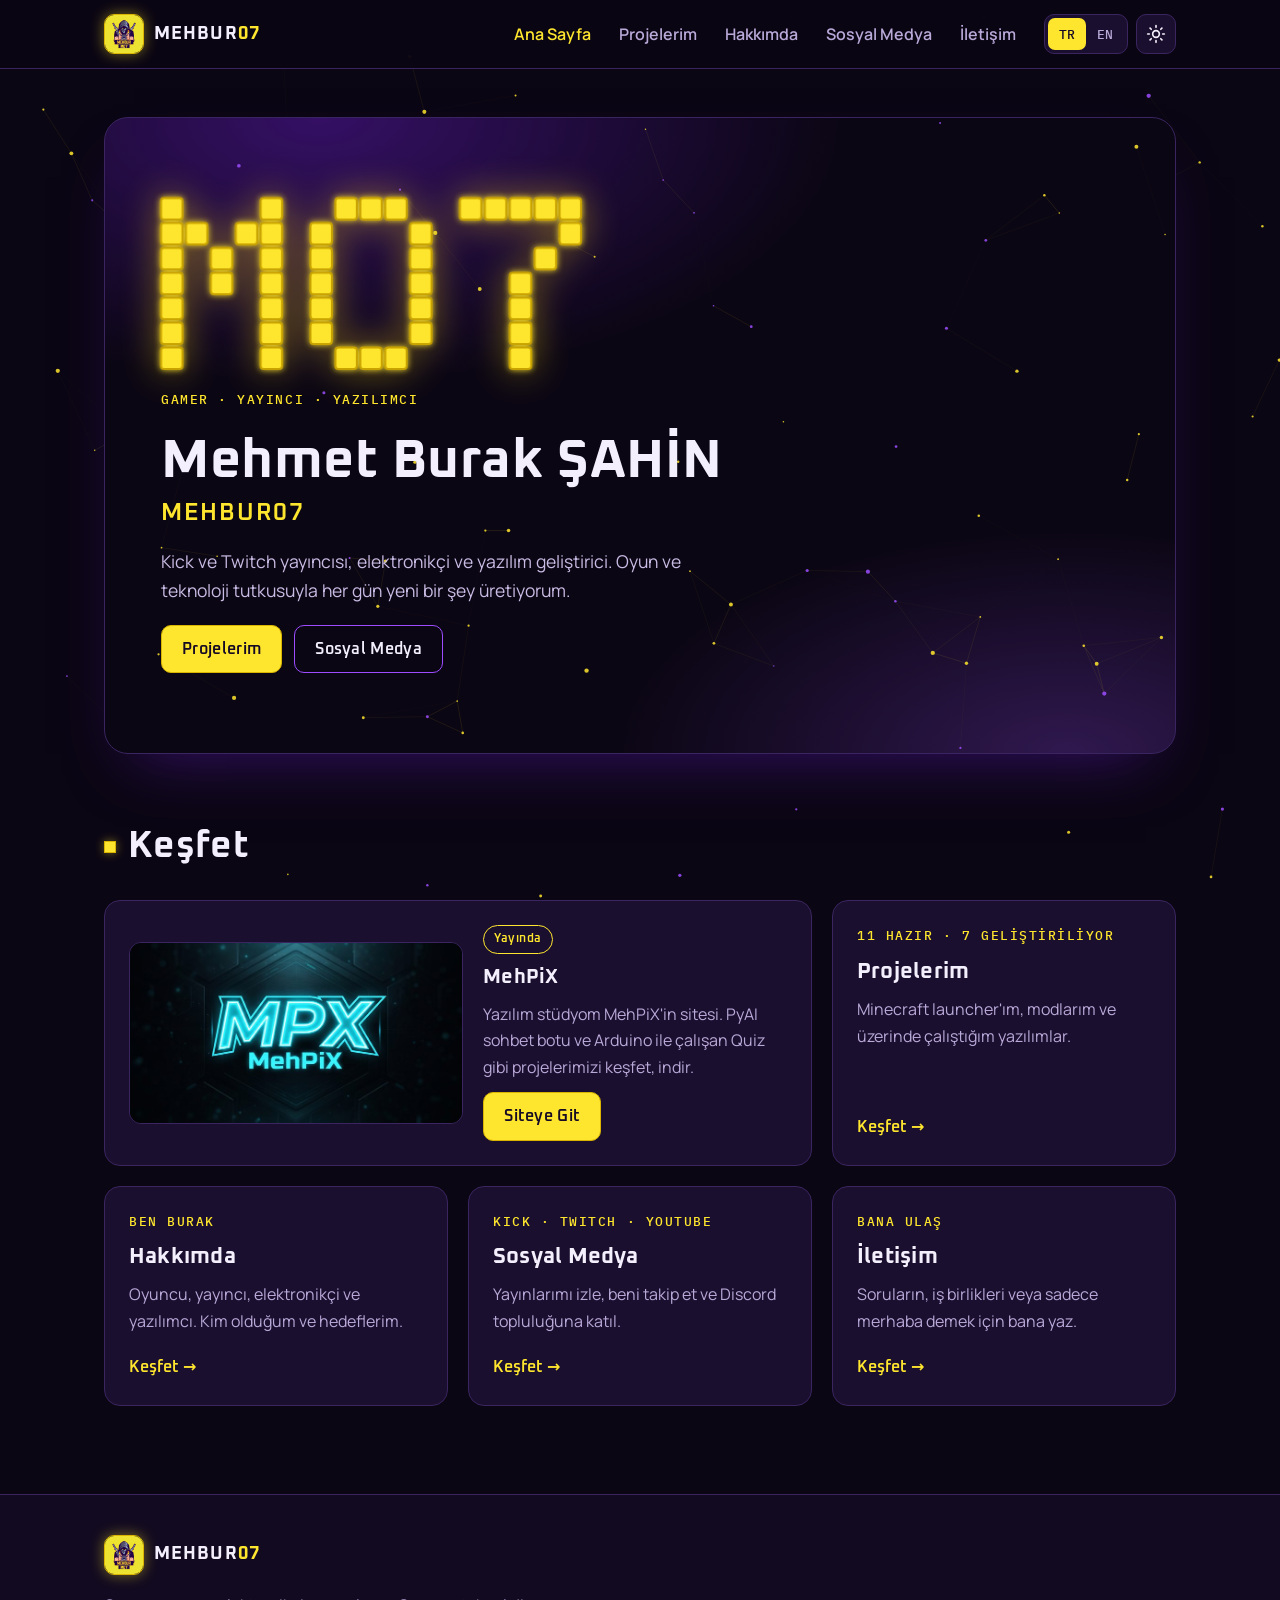
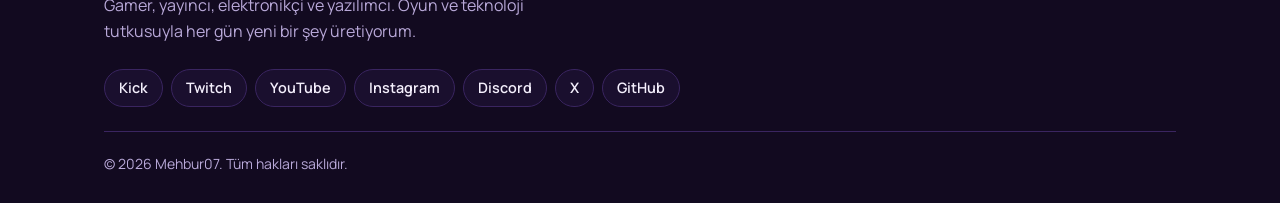
<file: index.html>
<!doctype html>
<html lang="tr" data-theme="dark">
<head>
  <meta charset="utf-8">
  <meta name="viewport" content="width=device-width, initial-scale=1">
  <title data-i18n="title.home">Mehbur07 — Mehmet Burak ŞAHİN | Gamer, Yayıncı, Yazılımcı</title>
  <meta name="description" content="Mehmet Burak ŞAHİN (Mehbur07) — Kick ve Twitch yayıncısı, elektronikçi ve yazılım geliştirici. Projeler, Minecraft modları, sosyal medya ve iletişim.">
  <link rel="canonical" href="https://mehbur07.github.io/">
  <!-- Google Search Console sahiplik doğrulaması (gizli değil, herkese açık olmak üzere tasarlanmış) -->
  <meta name="google-site-verification" content="kLcTaoSVPgKVQpe87XDTkz0HBcAFCoKzE8zE5d_epLk">
  <link rel="icon" href="favicon.ico" sizes="any">
  <link rel="icon" type="image/png" sizes="32x32" href="assets/img/favicon-32.png">
  <link rel="apple-touch-icon" href="assets/img/apple-touch-icon.png">
  <meta name="theme-color" content="#0b0614">
  <!-- Paylaşım önizlemesi (Discord, X, WhatsApp vb.) -->
  <meta property="og:type" content="website">
  <meta property="og:site_name" content="Mehbur07">
  <meta property="og:locale" content="tr_TR">
  <meta property="og:locale:alternate" content="en_US">
  <meta property="og:title" content="Mehbur07 — Mehmet Burak ŞAHİN | Gamer, Yayıncı, Yazılımcı">
  <meta property="og:description" content="Mehmet Burak ŞAHİN (Mehbur07) — Kick ve Twitch yayıncısı, elektronikçi ve yazılım geliştirici. Projeler, Minecraft modları, sosyal medya ve iletişim.">
  <meta property="og:url" content="https://mehbur07.github.io/">
  <meta property="og:image" content="https://mehbur07.github.io/assets/img/og-image.jpg">
  <meta property="og:image:width" content="1200">
  <meta property="og:image:height" content="630">
  <meta property="og:image:alt" content="Mehbur07 — Mehmet Burak ŞAHİN">
  <meta name="twitter:card" content="summary_large_image">
  <meta name="twitter:site" content="@RealMehbur07X">
  <!-- Arama motorları için kimlik bilgisi (yapılandırılmış veri) -->
  <script type="application/ld+json">
  {
    "@context": "https://schema.org",
    "@type": "Person",
    "name": "Mehmet Burak Şahin",
    "alternateName": "Mehbur07",
    "url": "https://mehbur07.github.io/",
    "image": "https://mehbur07.github.io/assets/img/mehbur07-logo-lg.jpg",
    "description": "Kick ve Twitch yayıncısı, elektronikçi ve yazılım geliştirici.",
    "sameAs": [
      "https://kick.com/Mehbur07",
      "https://twitch.tv/Mehbur07",
      "https://youtube.com/@Mehbur07",
      "https://instagram.com/mehbur07",
      "https://x.com/RealMehbur07X",
      "https://github.com/Mehbur07"
    ]
  }
  </script>
  <!-- Tema ve dil seçimini sayfa çizilmeden uygula (ekranın yanıp sönmesini önler) -->
  <script>(function(){try{var d=document.documentElement,t=localStorage.getItem('m07-theme'),l=localStorage.getItem('m07-lang');if(t==='light'||t==='dark')d.setAttribute('data-theme',t);if(l==='en'||l==='tr')d.lang=l;}catch(e){}})();</script>
  <link rel="preconnect" href="https://fonts.googleapis.com">
  <link rel="preconnect" href="https://fonts.gstatic.com" crossorigin>
  <link rel="stylesheet" href="https://fonts.googleapis.com/css2?family=IBM+Plex+Mono:wght@500&family=Manrope:wght@400;500;600;700&family=Oxanium:wght@500;600;700&display=swap">
  <link rel="stylesheet" href="assets/css/style.css">
  <script src="assets/js/translations.js" defer></script>
  <script src="assets/js/main.js" defer></script>
</head>
<body data-page="home">
  <header class="site-header" data-layout="header"></header>

  <main id="main">
    <!-- Giriş: neon sahne + pixel M07 -->
    <section class="hero">
      <div class="container">
        <div class="stage">
          <canvas class="particles" aria-hidden="true"></canvas>
          <div class="pixel-text" data-pixel="M07"><span class="pixel-text__fallback">M07</span></div>
          <p class="eyebrow" data-i18n="home.eyebrow">Gamer · Yayıncı · Yazılımcı</p>
          <h1>Mehmet Burak ŞAHİN <small>MEHBUR07</small></h1>
          <p class="lead" data-i18n="home.lead">Kick ve Twitch yayıncısı, elektronikçi ve yazılım geliştirici. Oyun ve teknoloji tutkusuyla her gün yeni bir şey üretiyorum.</p>
          <div class="btn-row">
            <a class="btn btn--primary" href="projelerim.html" data-i18n="home.ctaProjects">Projelerim</a>
            <a class="btn btn--ghost" href="sosyal-medya.html" data-i18n="home.ctaSocial">Sosyal Medya</a>
          </div>
        </div>
      </div>
    </section>

    <!-- Bölüm kartları -->
    <section class="section" style="padding-top: 24px" aria-labelledby="explore-title">
      <div class="container">
        <div class="section-head">
          <h2 class="section-title" id="explore-title" data-i18n="home.exploreTitle">Keşfet</h2>
        </div>

        <div class="home-grid">
          <!-- MehPix: yazılım stüdyosunun sitesi, düğme siteyi yeni sekmede açar -->
          <article class="card feature-card--wide">
            <img class="feature-card__banner" src="assets/img/mehpix.jpg" alt="MehPiX logosu" data-i18n-attr="alt:alt.mehpix" width="720" height="393" loading="lazy">
            <div class="feature-card__body">
              <span class="badge badge--outline" data-i18n="home.mehpixBadge">Yayında</span>
              <h3>MehPiX</h3>
              <p data-i18n="home.mehpixText">Yazılım stüdyom MehPiX'in sitesi. PyAI sohbet botu ve Arduino ile çalışan Quiz gibi projelerimizi keşfet, indir.</p>
              <a class="btn btn--primary" href="https://mehpix.github.io/" target="_blank" rel="noopener" data-i18n="home.mehpixCta">Siteye Git</a>
            </div>
          </article>

          <a class="card card--link feature-card" href="projelerim.html">
            <span class="eyebrow" data-i18n="home.projectsCount">11 hazır · 7 geliştiriliyor</span>
            <h3 data-i18n="nav.projects">Projelerim</h3>
            <p data-i18n="home.projectsText">Minecraft launcher'ım, modlarım ve üzerinde çalıştığım yazılımlar.</p>
            <span class="feature-card__go" data-i18n="home.go">Keşfet</span>
          </a>

          <a class="card card--link feature-card" href="hakkimda.html">
            <span class="eyebrow" data-i18n="home.aboutEyebrow">Ben Burak</span>
            <h3 data-i18n="nav.about">Hakkımda</h3>
            <p data-i18n="home.aboutText">Oyuncu, yayıncı, elektronikçi ve yazılımcı. Kim olduğum ve hedeflerim.</p>
            <span class="feature-card__go" data-i18n="home.go">Keşfet</span>
          </a>

          <a class="card card--link feature-card" href="sosyal-medya.html">
            <span class="eyebrow" lang="en">Kick · Twitch · YouTube</span>
            <h3 data-i18n="nav.social">Sosyal Medya</h3>
            <p data-i18n="home.socialText">Yayınlarımı izle, beni takip et ve Discord topluluğuna katıl.</p>
            <span class="feature-card__go" data-i18n="home.go">Keşfet</span>
          </a>

          <a class="card card--link feature-card" href="iletisim.html">
            <span class="eyebrow" data-i18n="home.contactEyebrow">Bana Ulaş</span>
            <h3 data-i18n="nav.contact">İletişim</h3>
            <p data-i18n="home.contactText">Soruların, iş birlikleri veya sadece merhaba demek için bana yaz.</p>
            <span class="feature-card__go" data-i18n="home.go">Keşfet</span>
          </a>
        </div>
      </div>
    </section>
  </main>

  <footer class="site-footer" data-layout="footer"></footer>
</body>
</html>
</file>
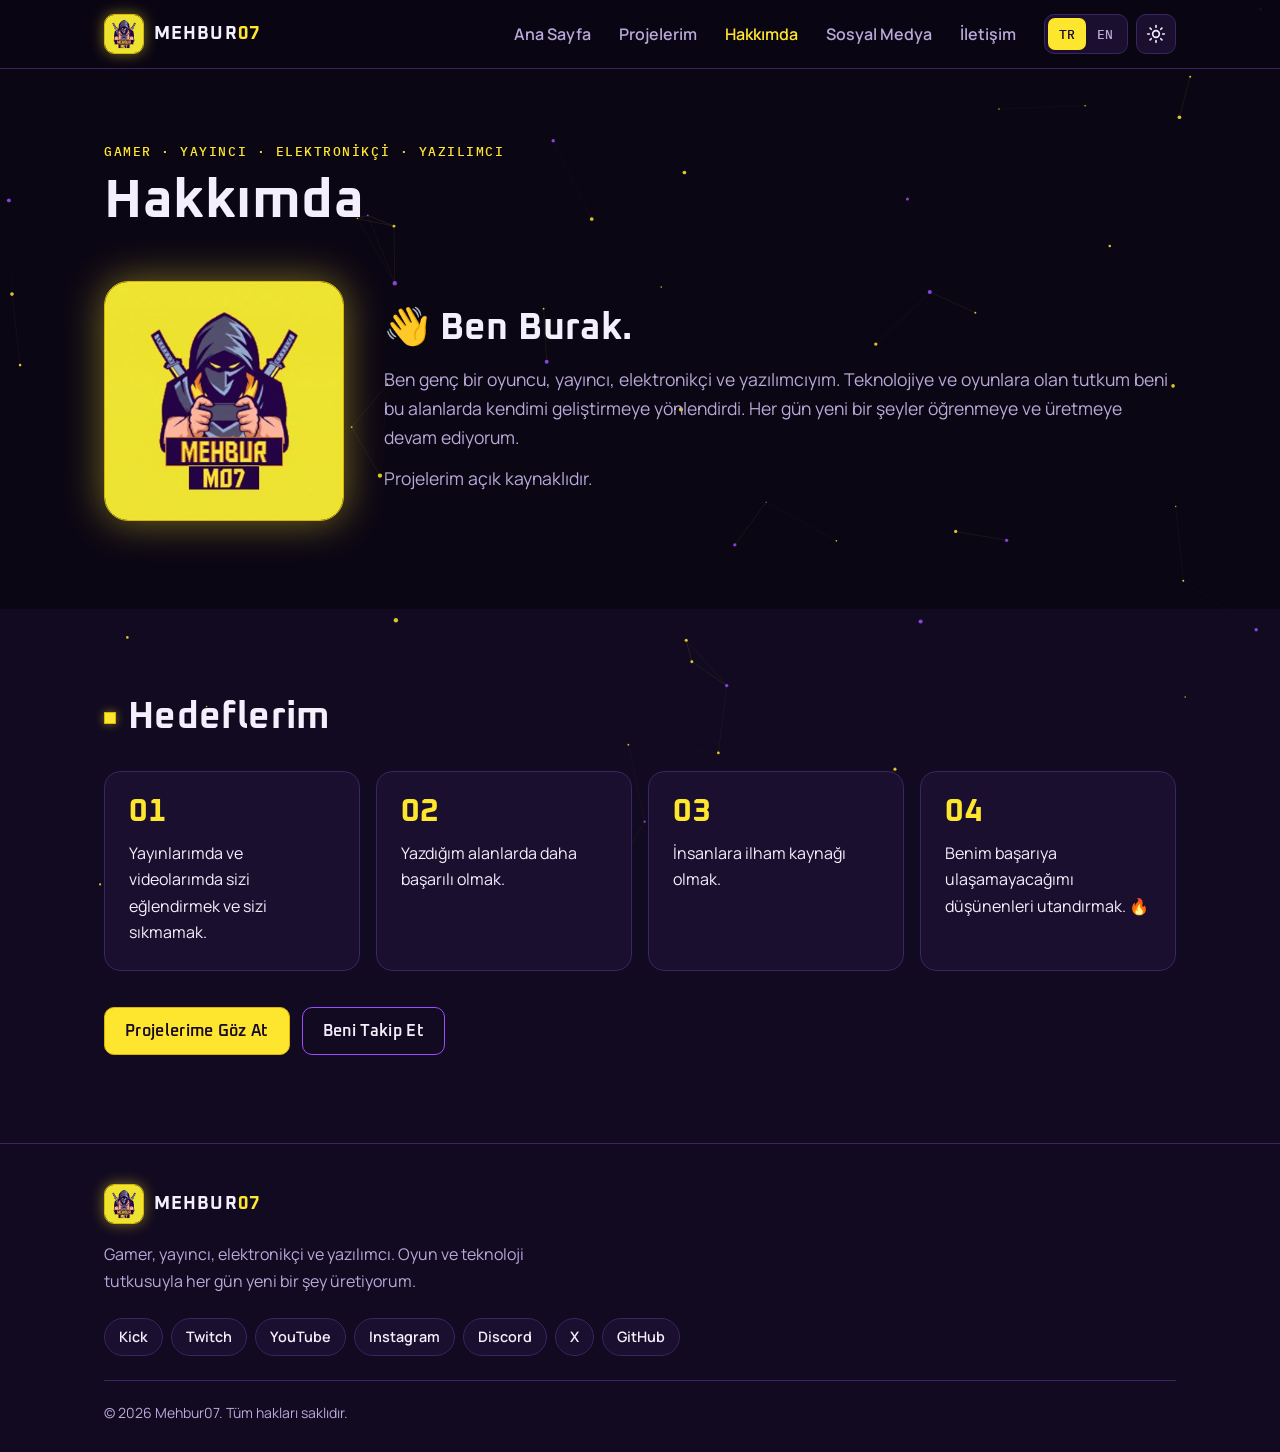
<file: hakkimda.html>
<!doctype html>
<html lang="tr" data-theme="dark">
<head>
  <meta charset="utf-8">
  <meta name="viewport" content="width=device-width, initial-scale=1">
  <title data-i18n="title.about">Hakkımda — Mehbur07</title>
  <meta name="description" content="Mehmet Burak ŞAHİN (Mehbur07): genç bir oyuncu, yayıncı, elektronikçi ve yazılımcı.">
  <link rel="canonical" href="https://mehbur07.github.io/hakkimda.html">
  <link rel="icon" href="favicon.ico" sizes="any">
  <link rel="icon" type="image/png" sizes="32x32" href="assets/img/favicon-32.png">
  <link rel="apple-touch-icon" href="assets/img/apple-touch-icon.png">
  <meta name="theme-color" content="#0b0614">
  <!-- Paylaşım önizlemesi (Discord, X, WhatsApp vb.) -->
  <meta property="og:type" content="website">
  <meta property="og:site_name" content="Mehbur07">
  <meta property="og:locale" content="tr_TR">
  <meta property="og:locale:alternate" content="en_US">
  <meta property="og:title" content="Hakkımda — Mehbur07">
  <meta property="og:description" content="Mehmet Burak ŞAHİN (Mehbur07): genç bir oyuncu, yayıncı, elektronikçi ve yazılımcı.">
  <meta property="og:url" content="https://mehbur07.github.io/hakkimda.html">
  <meta property="og:image" content="https://mehbur07.github.io/assets/img/og-image.jpg">
  <meta property="og:image:width" content="1200">
  <meta property="og:image:height" content="630">
  <meta property="og:image:alt" content="Mehbur07 — Mehmet Burak ŞAHİN">
  <meta name="twitter:card" content="summary_large_image">
  <meta name="twitter:site" content="@RealMehbur07X">
  <script>(function(){try{var d=document.documentElement,t=localStorage.getItem('m07-theme'),l=localStorage.getItem('m07-lang');if(t==='light'||t==='dark')d.setAttribute('data-theme',t);if(l==='en'||l==='tr')d.lang=l;}catch(e){}})();</script>
  <link rel="preconnect" href="https://fonts.googleapis.com">
  <link rel="preconnect" href="https://fonts.gstatic.com" crossorigin>
  <link rel="stylesheet" href="https://fonts.googleapis.com/css2?family=IBM+Plex+Mono:wght@500&family=Manrope:wght@400;500;600;700&family=Oxanium:wght@500;600;700&display=swap">
  <link rel="stylesheet" href="assets/css/style.css">
  <script src="assets/js/translations.js" defer></script>
  <script src="assets/js/main.js" defer></script>
</head>
<body data-page="about">
  <header class="site-header" data-layout="header"></header>

  <main id="main">
    <section class="page-head">
      <div class="container">
        <p class="eyebrow" data-i18n="about.eyebrow">Gamer · Yayıncı · Elektronikçi · Yazılımcı</p>
        <h1 data-i18n="nav.about">Hakkımda</h1>
      </div>
    </section>

    <section class="section" style="padding-top: 40px">
      <div class="container">
        <div class="about-intro">
          <img class="about-avatar" src="assets/img/mehbur07-logo-lg.jpg" alt="Mehbur07 maskot logosu" data-i18n-attr="alt:alt.avatar" width="240" height="240">
          <div>
            <h2 data-i18n="about.hello">👋 Ben Burak.</h2>
            <p data-i18n="about.text">Ben genç bir oyuncu, yayıncı, elektronikçi ve yazılımcıyım. Teknolojiye ve oyunlara olan tutkum beni bu alanlarda kendimi geliştirmeye yönlendirdi. Her gün yeni bir şeyler öğrenmeye ve üretmeye devam ediyorum.</p>
            <p data-i18n="about.openSource">Projelerim açık kaynaklıdır.</p>
          </div>
        </div>
      </div>
    </section>

    <section class="section section--soft" aria-labelledby="goals-title">
      <div class="container">
        <div class="section-head">
          <h2 class="section-title" id="goals-title" data-i18n="about.goalsTitle">Hedeflerim</h2>
        </div>
        <ol class="goal-list">
          <li data-i18n="about.goal1">Yayınlarımda ve videolarımda sizi eğlendirmek ve sizi sıkmamak.</li>
          <li data-i18n="about.goal2">Yazdığım alanlarda daha başarılı olmak.</li>
          <li data-i18n="about.goal3">İnsanlara ilham kaynağı olmak.</li>
          <li data-i18n="about.goal4">Benim başarıya ulaşamayacağımı düşünenleri utandırmak. 🔥</li>
        </ol>
        <div class="btn-row" style="margin-top: 36px">
          <a class="btn btn--primary" href="projelerim.html" data-i18n="about.ctaProjects">Projelerime Göz At</a>
          <a class="btn btn--ghost" href="sosyal-medya.html" data-i18n="about.ctaSocial">Beni Takip Et</a>
        </div>
      </div>
    </section>
  </main>

  <footer class="site-footer" data-layout="footer"></footer>
</body>
</html>
</file>
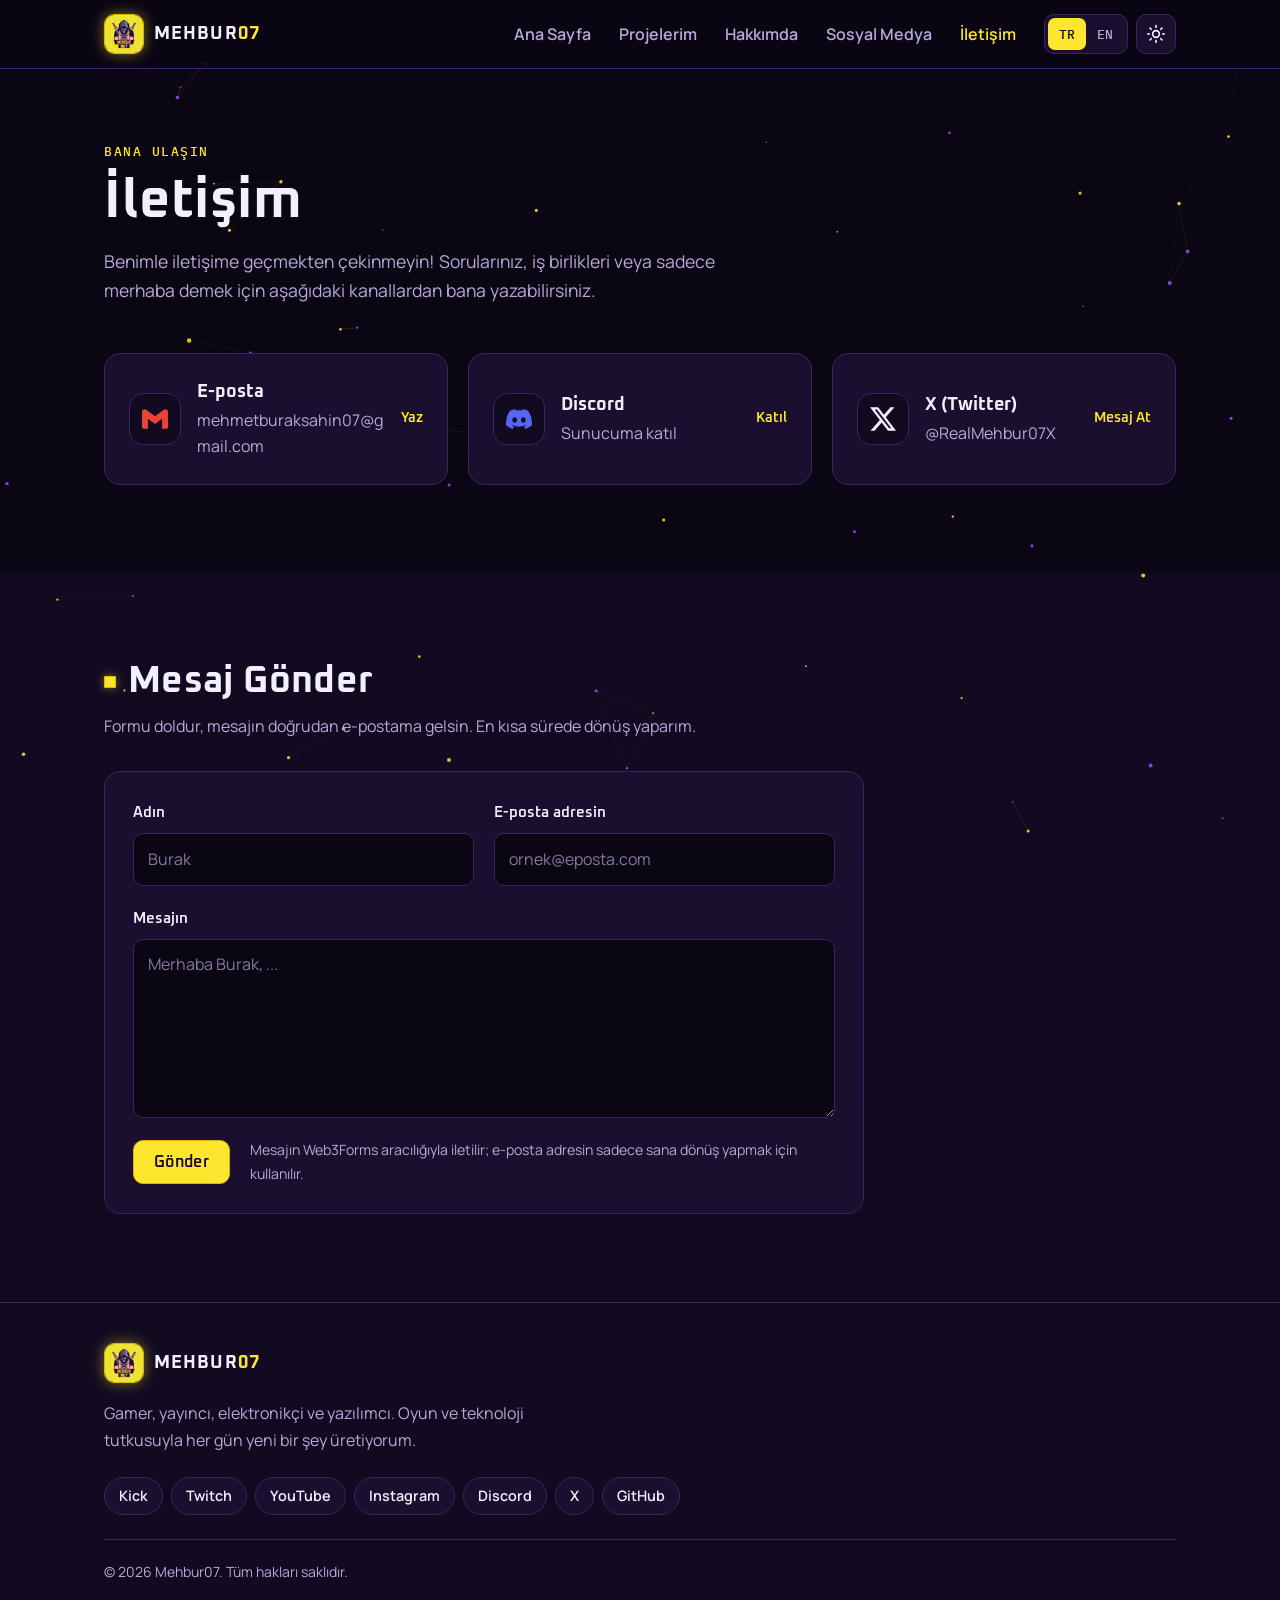
<file: iletisim.html>
<!doctype html>
<html lang="tr" data-theme="dark">
<head>
  <meta charset="utf-8">
  <meta name="viewport" content="width=device-width, initial-scale=1">
  <title data-i18n="title.contact">İletişim — Mehbur07</title>
  <meta name="description" content="Mehbur07 ile iletişime geç: mesaj formu, e-posta, Discord veya X.">
  <link rel="canonical" href="https://mehbur07.github.io/iletisim.html">
  <link rel="icon" href="favicon.ico" sizes="any">
  <link rel="icon" type="image/png" sizes="32x32" href="assets/img/favicon-32.png">
  <link rel="apple-touch-icon" href="assets/img/apple-touch-icon.png">
  <meta name="theme-color" content="#0b0614">
  <!-- Paylaşım önizlemesi (Discord, X, WhatsApp vb.) -->
  <meta property="og:type" content="website">
  <meta property="og:site_name" content="Mehbur07">
  <meta property="og:locale" content="tr_TR">
  <meta property="og:locale:alternate" content="en_US">
  <meta property="og:title" content="İletişim — Mehbur07">
  <meta property="og:description" content="Mehbur07 ile iletişime geç: mesaj formu, e-posta, Discord veya X.">
  <meta property="og:url" content="https://mehbur07.github.io/iletisim.html">
  <meta property="og:image" content="https://mehbur07.github.io/assets/img/og-image.jpg">
  <meta property="og:image:width" content="1200">
  <meta property="og:image:height" content="630">
  <meta property="og:image:alt" content="Mehbur07 — Mehmet Burak ŞAHİN">
  <meta name="twitter:card" content="summary_large_image">
  <meta name="twitter:site" content="@RealMehbur07X">
  <script>(function(){try{var d=document.documentElement,t=localStorage.getItem('m07-theme'),l=localStorage.getItem('m07-lang');if(t==='light'||t==='dark')d.setAttribute('data-theme',t);if(l==='en'||l==='tr')d.lang=l;}catch(e){}})();</script>
  <link rel="preconnect" href="https://fonts.googleapis.com">
  <link rel="preconnect" href="https://fonts.gstatic.com" crossorigin>
  <link rel="stylesheet" href="https://fonts.googleapis.com/css2?family=IBM+Plex+Mono:wght@500&family=Manrope:wght@400;500;600;700&family=Oxanium:wght@500;600;700&display=swap">
  <link rel="stylesheet" href="assets/css/style.css">
  <script src="assets/js/translations.js" defer></script>
  <script src="assets/js/main.js" defer></script>
</head>
<body data-page="contact">
  <header class="site-header" data-layout="header"></header>

  <main id="main">
    <section class="page-head">
      <div class="container">
        <p class="eyebrow" data-i18n="contact.eyebrow">Bana Ulaşın</p>
        <h1 data-i18n="nav.contact">İletişim</h1>
        <p data-i18n="contact.lead">Benimle iletişime geçmekten çekinmeyin! Sorularınız, iş birlikleri veya sadece merhaba demek için aşağıdaki kanallardan bana yazabilirsiniz.</p>
      </div>
    </section>

    <section class="section" style="padding-top: 40px">
      <div class="container">
        <div class="grid">
          <a class="card card--link social-card" href="mailto:mehmetburaksahin07@gmail.com">
            <span class="social-card__icon"><i style="--icon:url(/assets/icons/gmail.svg);--brand:#ea4335"></i></span>
            <span class="social-card__text"><strong data-i18n="contact.email">E-posta</strong><span>mehmetburaksahin07@gmail.com</span></span>
            <span class="social-card__go" data-i18n="contact.write">Yaz</span>
          </a>
          <a class="card card--link social-card" href="https://discord.gg/SkQXHFP2Q" target="_blank" rel="noopener">
            <span class="social-card__icon"><i style="--icon:url(/assets/icons/discord.svg);--brand:#5865f2"></i></span>
            <span class="social-card__text"><strong>Discord</strong><span data-i18n="contact.discordText">Sunucuma katıl</span></span>
            <span class="social-card__go" data-i18n="social.join">Katıl</span>
          </a>
          <a class="card card--link social-card" href="https://x.com/RealMehbur07X" target="_blank" rel="noopener">
            <span class="social-card__icon"><i style="--icon:url(/assets/icons/x.svg)"></i></span>
            <span class="social-card__text"><strong>X (Twitter)</strong><span>@RealMehbur07X</span></span>
            <span class="social-card__go" data-i18n="contact.dm">Mesaj At</span>
          </a>
        </div>

      </div>
    </section>

    <!-- Mesaj formu: Web3Forms ile doğrudan e-postama gelir -->
    <section class="section section--soft" aria-labelledby="form-title">
      <div class="container">
        <div class="section-head">
          <h2 class="section-title" id="form-title" data-i18n="contact.formTitle">Mesaj Gönder</h2>
          <p data-i18n="contact.formText">Formu doldur, mesajın doğrudan e-postama gelsin. En kısa sürede dönüş yaparım.</p>
        </div>

        <form class="card contact-form" action="https://api.web3forms.com/submit" method="POST" data-contact-form>
          <!-- Web3Forms erişim anahtarı (sayfa koduna konmak için tasarlanmış, gizli değildir).
               Sadece mesajların hangi e-postaya gideceğini belirtir. -->
          <input type="hidden" name="access_key" value="ffd463f5-cb22-4a93-a3aa-6ae42559db66">
          <input type="hidden" name="subject" value="Mehbur07 sitesinden yeni mesaj">
          <input type="hidden" name="from_name" value="Mehbur07 Sitesi">
          <!-- Spam tuzağı: insanlar görmez, botlar doldurur -->
          <input type="checkbox" name="botcheck" class="form-trap" tabindex="-1" autocomplete="off" aria-hidden="true">

          <div class="form-row">
            <div class="field">
              <label for="cf-name" data-i18n="contact.nameLabel">Adın</label>
              <input id="cf-name" name="name" type="text" required maxlength="100" autocomplete="name" placeholder="Burak" data-i18n-attr="placeholder:contact.namePh">
            </div>
            <div class="field">
              <label for="cf-email" data-i18n="contact.emailLabel">E-posta adresin</label>
              <input id="cf-email" name="email" type="email" required maxlength="150" autocomplete="email" placeholder="ornek@eposta.com" data-i18n-attr="placeholder:contact.emailPh">
            </div>
          </div>
          <div class="field">
            <label for="cf-message" data-i18n="contact.messageLabel">Mesajın</label>
            <textarea id="cf-message" name="message" required minlength="10" maxlength="3000" rows="6" placeholder="Merhaba Burak, ..." data-i18n-attr="placeholder:contact.messagePh"></textarea>
          </div>

          <div class="contact-form__footer">
            <button type="submit" class="btn btn--primary" data-i18n="contact.send">Gönder</button>
            <p class="contact-form__privacy" data-i18n="contact.privacy">Mesajın Web3Forms aracılığıyla iletilir; e-posta adresin sadece sana dönüş yapmak için kullanılır.</p>
          </div>
          <p class="form-status" role="status" aria-live="polite" hidden></p>
        </form>
      </div>
    </section>
  </main>

  <footer class="site-footer" data-layout="footer"></footer>
</body>
</html>
</file>
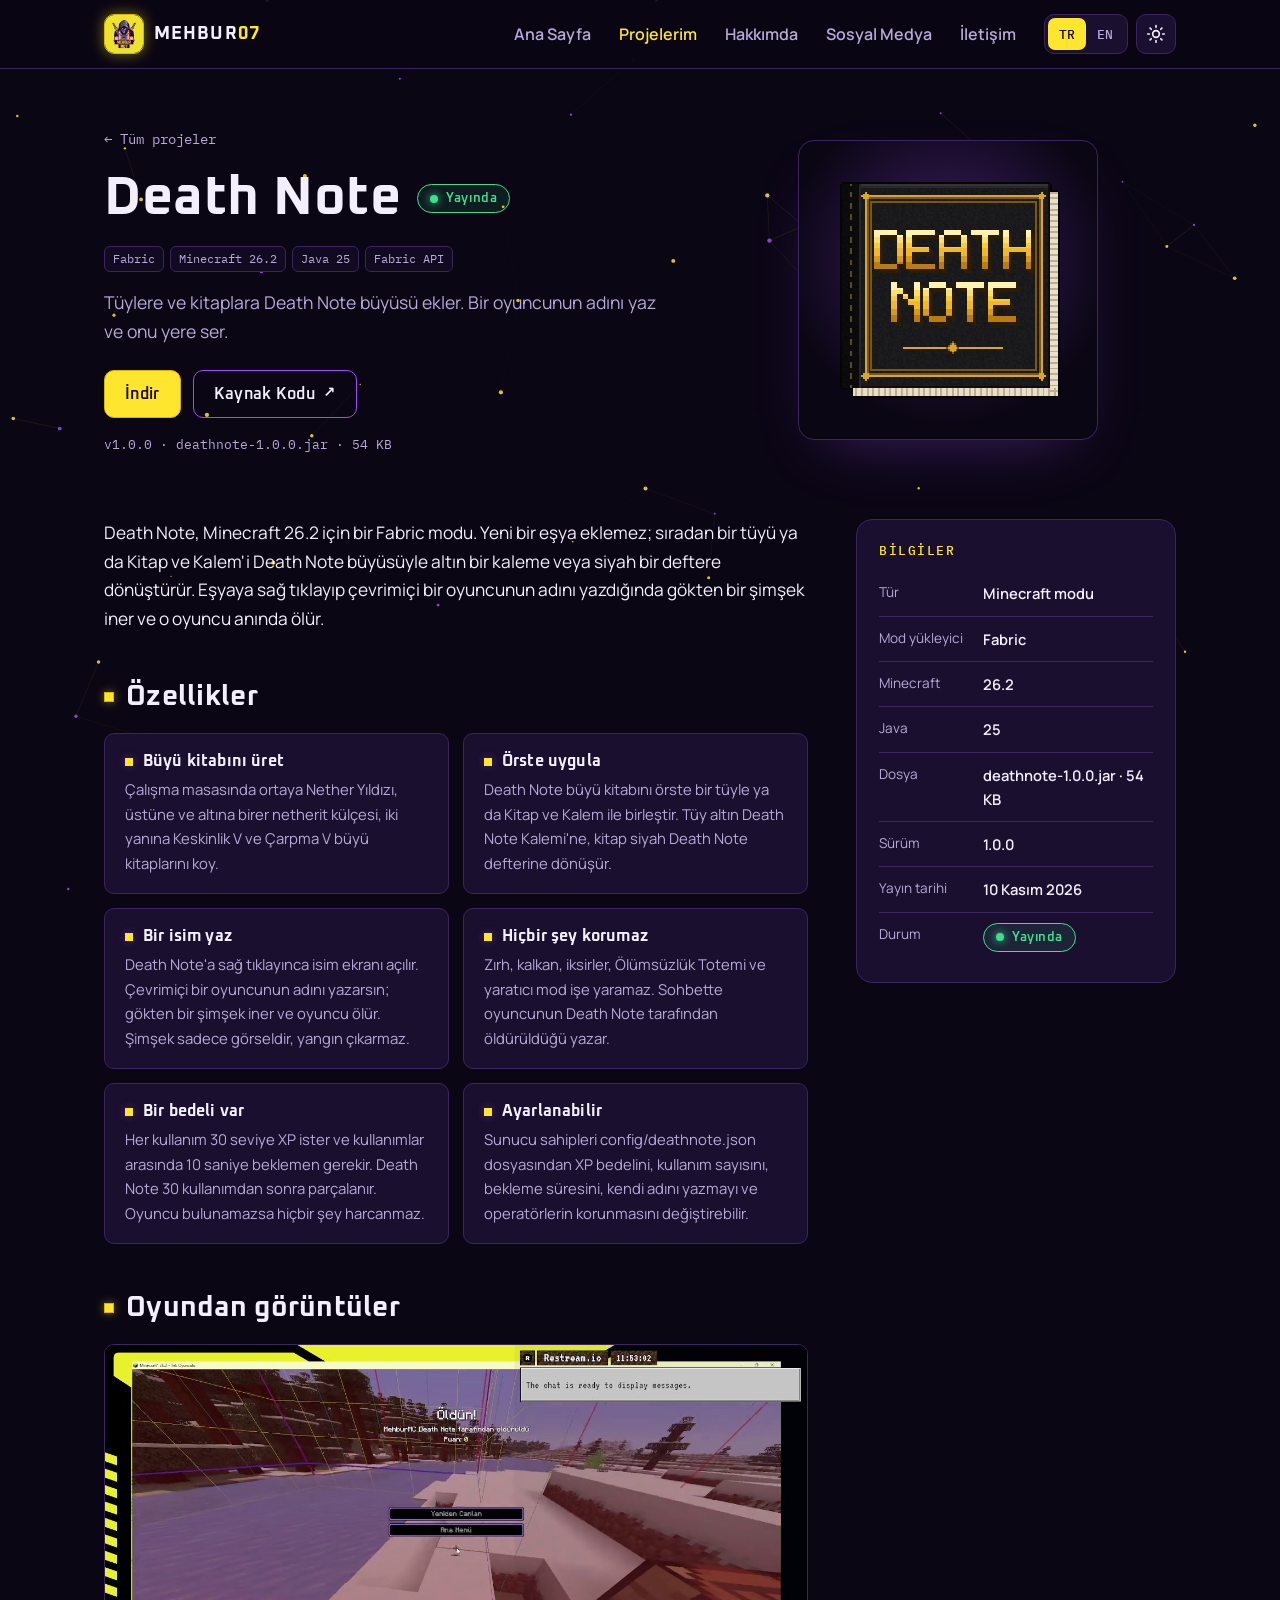
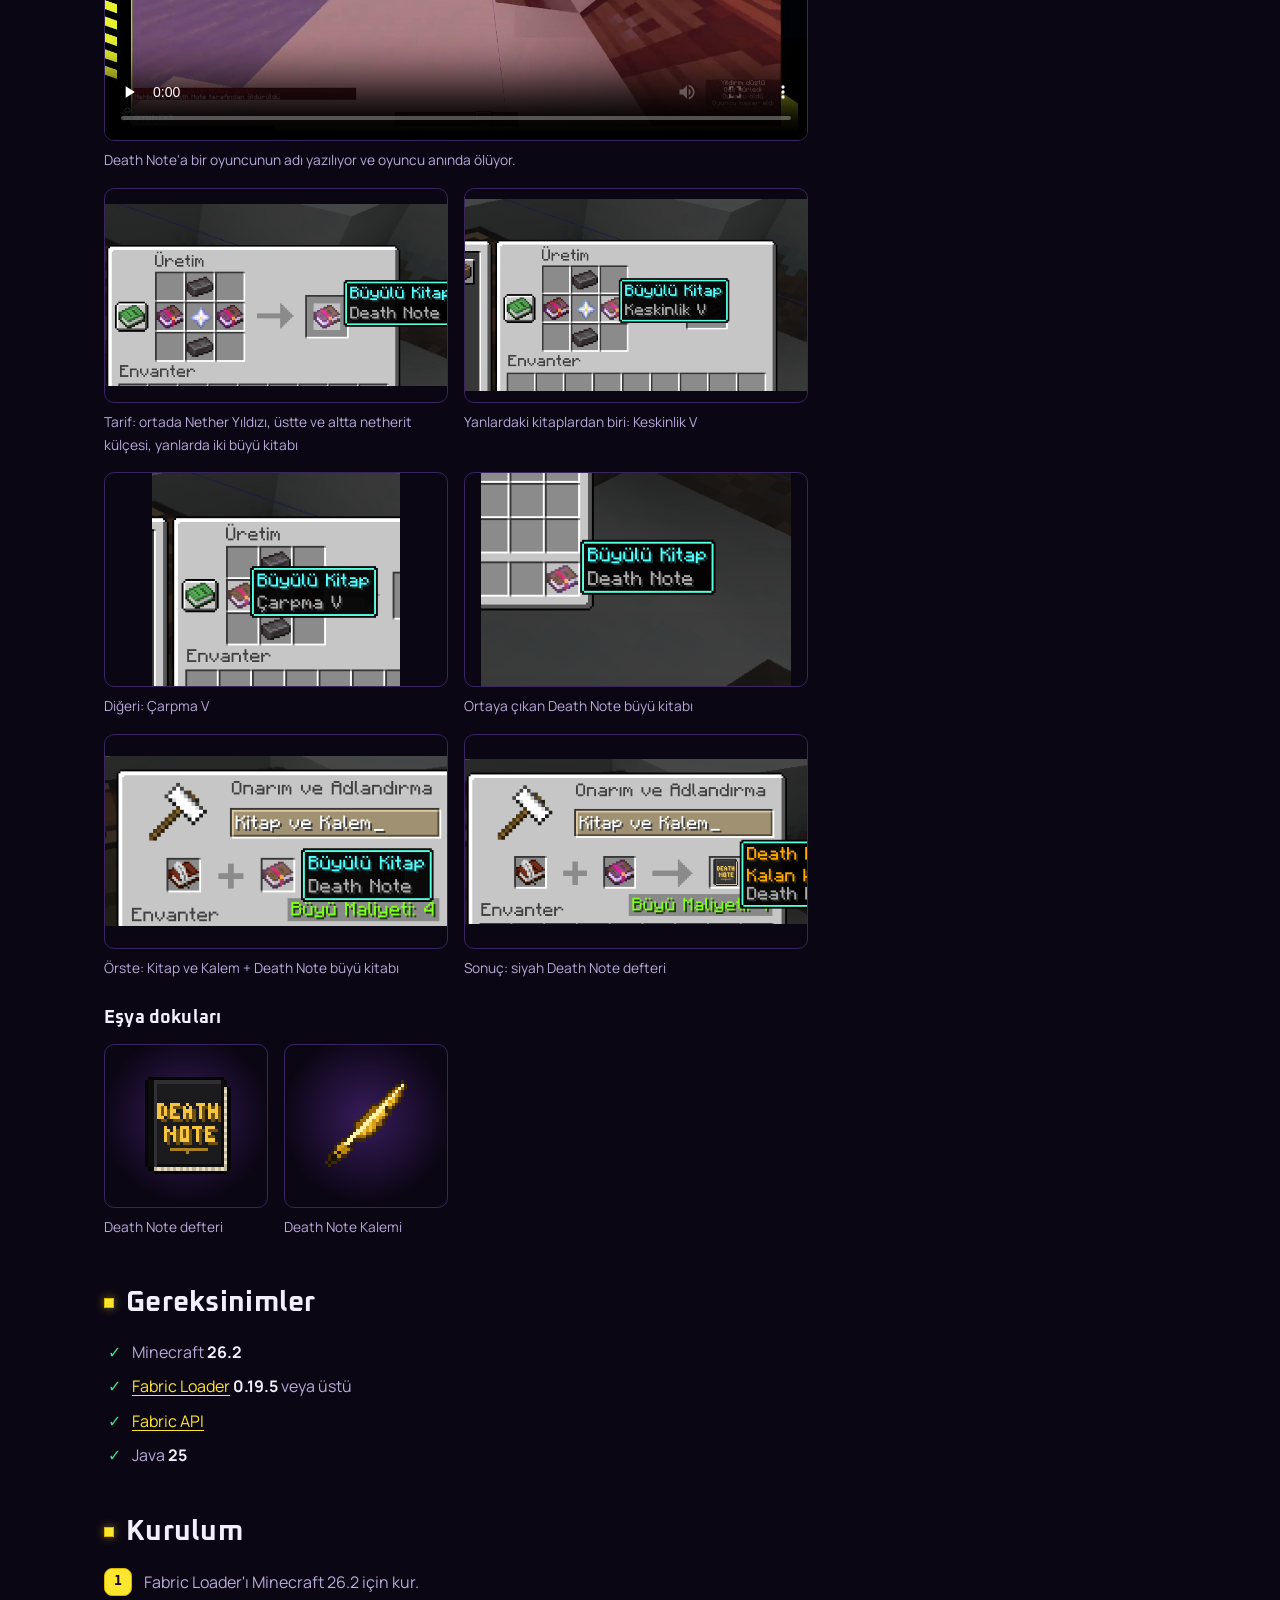
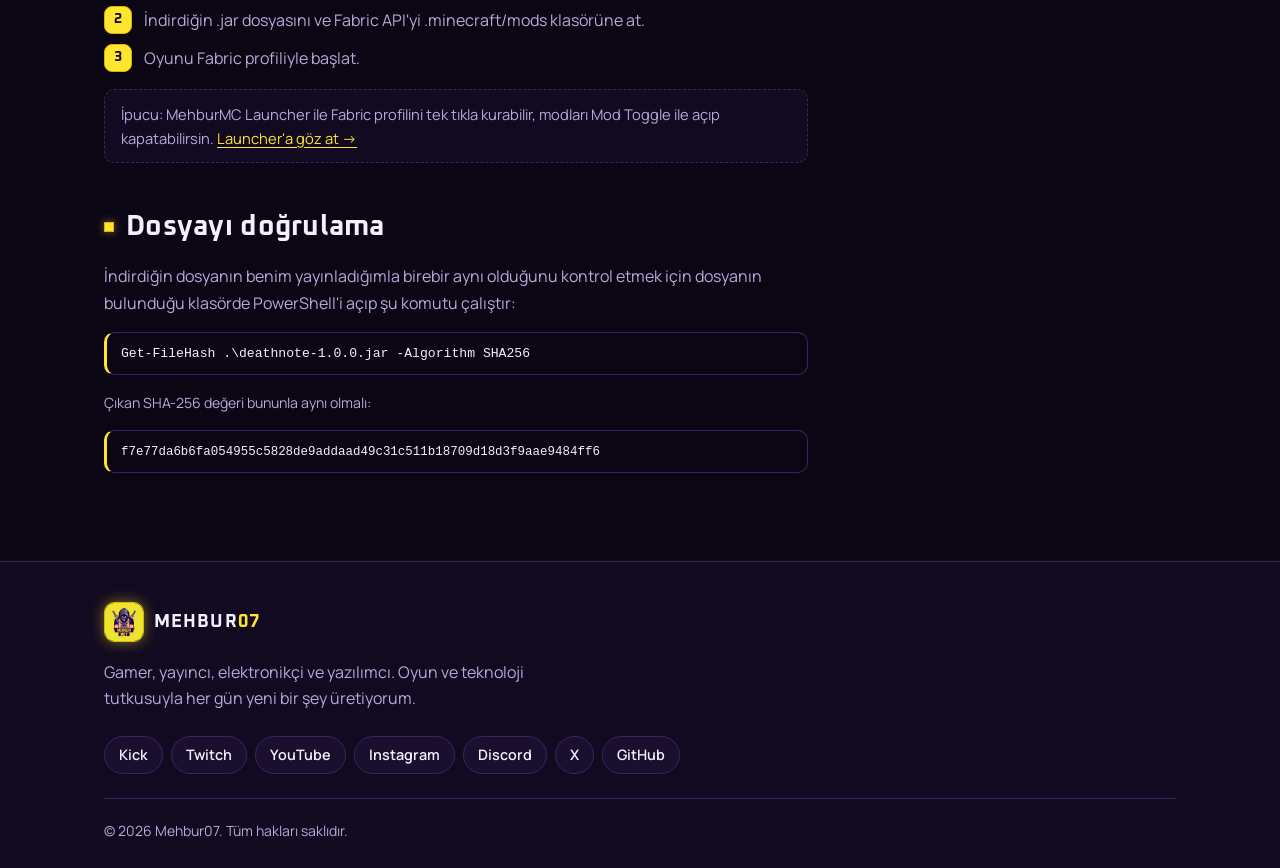
<file: proje-death-note.html>
<!doctype html>
<html lang="tr" data-theme="dark">
<head>
  <meta charset="utf-8">
  <meta name="viewport" content="width=device-width, initial-scale=1">
  <title>Death Note — Mehbur07</title>
  <meta name="description" content="Death Note: Minecraft 26.2 için Fabric modu. Bir oyuncunun adını yaz ve onu yere ser. Özellikler, kurulum ve indirme.">
  <link rel="canonical" href="https://mehbur07.github.io/proje-death-note.html">
  <link rel="icon" href="favicon.ico" sizes="any">
  <link rel="icon" type="image/png" sizes="32x32" href="assets/img/favicon-32.png">
  <link rel="apple-touch-icon" href="assets/img/apple-touch-icon.png">
  <meta name="theme-color" content="#0b0614">
  <!-- Paylaşım önizlemesi (Discord, X, WhatsApp vb.) -->
  <meta property="og:type" content="website">
  <meta property="og:site_name" content="Mehbur07">
  <meta property="og:locale" content="tr_TR">
  <meta property="og:locale:alternate" content="en_US">
  <meta property="og:title" content="Death Note — Mehbur07">
  <meta property="og:description" content="Death Note: Minecraft 26.2 için Fabric modu. Bir oyuncunun adını yaz ve onu yere ser. Özellikler, kurulum ve indirme.">
  <meta property="og:url" content="https://mehbur07.github.io/proje-death-note.html">
  <meta property="og:image" content="https://mehbur07.github.io/assets/img/og-image.jpg">
  <meta property="og:image:width" content="1200">
  <meta property="og:image:height" content="630">
  <meta property="og:image:alt" content="Mehbur07 — Mehmet Burak ŞAHİN">
  <meta name="twitter:card" content="summary_large_image">
  <meta name="twitter:site" content="@RealMehbur07X">
  <script>(function(){try{var d=document.documentElement,t=localStorage.getItem('m07-theme'),l=localStorage.getItem('m07-lang');if(t==='light'||t==='dark')d.setAttribute('data-theme',t);if(l==='en'||l==='tr')d.lang=l;}catch(e){}})();</script>
  <link rel="preconnect" href="https://fonts.googleapis.com">
  <link rel="preconnect" href="https://fonts.gstatic.com" crossorigin>
  <link rel="stylesheet" href="https://fonts.googleapis.com/css2?family=IBM+Plex+Mono:wght@500&family=Manrope:wght@400;500;600;700&family=Oxanium:wght@500;600;700&display=swap">
  <link rel="stylesheet" href="assets/css/style.css">
  <script src="assets/js/translations.js" defer></script>
  <script src="assets/js/main.js" defer></script>
</head>
<body data-page="projects">
  <header class="site-header" data-layout="header"></header>

  <main id="main">
    <!-- Death Note modunun detay sayfası -->
    <section class="project-hero">
      <div class="container project-hero__grid">
        <div class="project-hero__text">
          <a class="back-link" data-i18n="pd.back" href="projelerim.html">← Tüm projeler</a>
          <div class="project-hero__title">
            <h1>Death Note</h1>
            <span class="status-badge" data-i18n="pd.live">Yayında</span>
          </div>
          <ul class="tags"><li class="tag">Fabric</li><li class="tag">Minecraft 26.2</li><li class="tag">Java 25</li><li class="tag">Fabric API</li></ul>
          <p class="lead" data-i18n="projects.dn.text">Tüylere ve kitaplara Death Note büyüsü ekler. Bir oyuncunun adını yaz ve onu yere ser.</p>
          <div class="btn-row">
            <a class="btn btn--primary" href="https://github.com/Mehbur07/mehbur07.github.io/releases/download/deathnote-v1.0.0/deathnote-1.0.0.jar" data-i18n="projects.download">İndir</a>
            <a class="btn btn--ghost btn--ext" href="https://github.com/Mehbur07/deathnote-mode" target="_blank" rel="noopener" data-i18n="projects.source">Kaynak Kodu</a>
          </div>
          <p class="project-hero__meta">v1.0.0 · deathnote-1.0.0.jar · 54 KB</p>
        </div>
        <figure class="project-hero__media project-hero__media--logo">
          <img class="img-pixel" src="assets/img/deathnote.png" alt="Death Note modu logosu" data-i18n-attr="alt:alt.dn" width="240" height="240">
        </figure>
      </div>
    </section>

    <section class="section project-body">
      <div class="container project-layout">
        <div class="project-main">
          <p class="project-intro" data-i18n="pd.dn.intro">Death Note, Minecraft 26.2 için bir Fabric modu. Yeni bir eşya eklemez; sıradan bir tüyü ya da Kitap ve Kalem'i Death Note büyüsüyle altın bir kaleme veya siyah bir deftere dönüştürür. Eşyaya sağ tıklayıp çevrimiçi bir oyuncunun adını yazdığında gökten bir şimşek iner ve o oyuncu anında ölür.</p>

          <h2><span data-i18n="pd.features">Özellikler</span></h2>

          <div class="feature-grid">
            <article class="feature">
              <h3 data-i18n="pd.dn.f1.t">Büyü kitabını üret</h3>
              <p data-i18n="pd.dn.f1.p">Çalışma masasında ortaya Nether Yıldızı, üstüne ve altına birer netherit külçesi, iki yanına Keskinlik V ve Çarpma V büyü kitaplarını koy.</p>
            </article>
            <article class="feature">
              <h3 data-i18n="pd.dn.f2.t">Örste uygula</h3>
              <p data-i18n="pd.dn.f2.p">Death Note büyü kitabını örste bir tüyle ya da Kitap ve Kalem ile birleştir. Tüy altın Death Note Kalemi'ne, kitap siyah Death Note defterine dönüşür.</p>
            </article>
            <article class="feature">
              <h3 data-i18n="pd.dn.f3.t">Bir isim yaz</h3>
              <p data-i18n="pd.dn.f3.p">Death Note'a sağ tıklayınca isim ekranı açılır. Çevrimiçi bir oyuncunun adını yazarsın; gökten bir şimşek iner ve oyuncu ölür. Şimşek sadece görseldir, yangın çıkarmaz.</p>
            </article>
            <article class="feature">
              <h3 data-i18n="pd.dn.f4.t">Hiçbir şey korumaz</h3>
              <p data-i18n="pd.dn.f4.p">Zırh, kalkan, iksirler, Ölümsüzlük Totemi ve yaratıcı mod işe yaramaz. Sohbette oyuncunun Death Note tarafından öldürüldüğü yazar.</p>
            </article>
            <article class="feature">
              <h3 data-i18n="pd.dn.f5.t">Bir bedeli var</h3>
              <p data-i18n="pd.dn.f5.p">Her kullanım 30 seviye XP ister ve kullanımlar arasında 10 saniye beklemen gerekir. Death Note 30 kullanımdan sonra parçalanır. Oyuncu bulunamazsa hiçbir şey harcanmaz.</p>
            </article>
            <article class="feature">
              <h3 data-i18n="pd.dn.f6.t">Ayarlanabilir</h3>
              <p data-i18n="pd.dn.f6.p">Sunucu sahipleri config/deathnote.json dosyasından XP bedelini, kullanım sayısını, bekleme süresini, kendi adını yazmayı ve operatörlerin korunmasını değiştirebilir.</p>
            </article>
          </div>

          <h2><span data-i18n="pd.inGame">Oyundan görüntüler</span></h2>

          <figure class="project-video">
            <video controls preload="none" playsinline poster="assets/img/projeler/deathnote-demo-poster.jpg" width="1280" height="720">
              <source src="assets/img/projeler/deathnote-demo.mp4" type="video/mp4">
            </video>
            <figcaption data-i18n="pd.dn.video">Death Note'a bir oyuncunun adı yazılıyor ve oyuncu anında ölüyor.</figcaption>
          </figure>

          <div class="gallery">
            <figure>
              <a href="assets/img/projeler/deathnote-shot-recipe.png" target="_blank" rel="noopener"><img src="assets/img/projeler/deathnote-shot-recipe.png" alt="Tarif: ortada Nether Yıldızı, üstte ve altta netherit külçesi, yanlarda iki büyü kitabı" data-i18n-attr="alt:pd.dn.shot1" width="820" height="436" loading="lazy"></a>
              <figcaption data-i18n="pd.dn.shot1">Tarif: ortada Nether Yıldızı, üstte ve altta netherit külçesi, yanlarda iki büyü kitabı</figcaption>
            </figure>
            <figure>
              <a href="assets/img/projeler/deathnote-shot-sharpness.png" target="_blank" rel="noopener"><img src="assets/img/projeler/deathnote-shot-sharpness.png" alt="Yanlardaki kitaplardan biri: Keskinlik V" data-i18n-attr="alt:pd.dn.shot2" width="854" height="480" loading="lazy"></a>
              <figcaption data-i18n="pd.dn.shot2">Yanlardaki kitaplardan biri: Keskinlik V</figcaption>
            </figure>
            <figure>
              <a href="assets/img/projeler/deathnote-shot-smite.png" target="_blank" rel="noopener"><img src="assets/img/projeler/deathnote-shot-smite.png" alt="Diğeri: Çarpma V" data-i18n-attr="alt:pd.dn.shot3" width="536" height="462" loading="lazy"></a>
              <figcaption data-i18n="pd.dn.shot3">Diğeri: Çarpma V</figcaption>
            </figure>
            <figure>
              <a href="assets/img/projeler/deathnote-shot-book.png" target="_blank" rel="noopener"><img src="assets/img/projeler/deathnote-shot-book.png" alt="Ortaya çıkan Death Note büyü kitabı" data-i18n-attr="alt:pd.dn.shot4" width="632" height="434" loading="lazy"></a>
              <figcaption data-i18n="pd.dn.shot4">Ortaya çıkan Death Note büyü kitabı</figcaption>
            </figure>
            <figure>
              <a href="assets/img/projeler/deathnote-shot-anvil-book.png" target="_blank" rel="noopener"><img src="assets/img/projeler/deathnote-shot-anvil-book.png" alt="Örste: Kitap ve Kalem + Death Note büyü kitabı" data-i18n-attr="alt:pd.dn.shot5" width="712" height="354" loading="lazy"></a>
              <figcaption data-i18n="pd.dn.shot5">Örste: Kitap ve Kalem + Death Note büyü kitabı</figcaption>
            </figure>
            <figure>
              <a href="assets/img/projeler/deathnote-shot-anvil.png" target="_blank" rel="noopener"><img src="assets/img/projeler/deathnote-shot-anvil.png" alt="Sonuç: siyah Death Note defteri" data-i18n-attr="alt:pd.dn.shot6" width="752" height="364" loading="lazy"></a>
              <figcaption data-i18n="pd.dn.shot6">Sonuç: siyah Death Note defteri</figcaption>
            </figure>
          </div>

          <h3 data-i18n="pd.textures">Eşya dokuları</h3>

          <div class="gallery gallery--pixel">
            <figure>
              <div class="gallery__tile"><img src="assets/img/projeler/deathnote-book.png" alt="Death Note defteri" data-i18n-attr="alt:pd.dn.img1" width="256" height="256" loading="lazy"></div>
              <figcaption data-i18n="pd.dn.img1">Death Note defteri</figcaption>
            </figure>
            <figure>
              <div class="gallery__tile"><img src="assets/img/projeler/deathnote-quill.png" alt="Death Note Kalemi" data-i18n-attr="alt:pd.dn.img2" width="256" height="256" loading="lazy"></div>
              <figcaption data-i18n="pd.dn.img2">Death Note Kalemi</figcaption>
            </figure>
          </div>

          <h2><span data-i18n="pd.requirements">Gereksinimler</span></h2>

          <ul class="check-list">
            <li>Minecraft <strong>26.2</strong></li>
            <li><a href="https://fabricmc.net/use/" target="_blank" rel="noopener">Fabric Loader</a> <strong>0.19.5</strong> <span data-i18n="pd.orNewer">veya üstü</span></li>
            <li><a href="https://modrinth.com/mod/fabric-api" target="_blank" rel="noopener">Fabric API</a></li>
            <li>Java <strong>25</strong></li>
          </ul>

          <h2><span data-i18n="pd.install">Kurulum</span></h2>

          <ol class="steps">
            <li data-i18n="pd.mod.step1">Fabric Loader'ı Minecraft 26.2 için kur.</li>
            <li data-i18n="pd.mod.step2">İndirdiğin .jar dosyasını ve Fabric API'yi .minecraft/mods klasörüne at.</li>
            <li data-i18n="pd.mod.step3">Oyunu Fabric profiliyle başlat.</li>
          </ol>
          <p class="project-tip"><span data-i18n="pd.mod.tip">İpucu: MehburMC Launcher ile Fabric profilini tek tıkla kurabilir, modları Mod Toggle ile açıp kapatabilirsin.</span> <a href="proje-mehburmc-launcher.html" data-i18n="pd.mod.tipLink">Launcher'a göz at →</a></p>

          <h2><span data-i18n="pd.verify">Dosyayı doğrulama</span></h2>
          <p data-i18n="pd.verifyText">İndirdiğin dosyanın benim yayınladığımla birebir aynı olduğunu kontrol etmek için dosyanın bulunduğu klasörde PowerShell'i açıp şu komutu çalıştır:</p>
          <pre class="cmd"><code>Get-FileHash .\deathnote-1.0.0.jar -Algorithm SHA256</code></pre>
          <p class="project-small" data-i18n="pd.verifyExpect">Çıkan SHA-256 değeri bununla aynı olmalı:</p>
          <pre class="cmd cmd--hash"><code>f7e77da6b6fa054955c5828de9addaad49c31c511b18709d18d3f9aae9484ff6</code></pre>
        </div>

        <aside class="project-aside">
          <div class="info-box">
            <p class="eyebrow" data-i18n="pd.info">Bilgiler</p>
            <dl>
              <div><dt><span data-i18n="pd.type">Tür</span></dt><dd><span data-i18n="pd.modType">Minecraft modu</span></dd></div>
              <div><dt><span data-i18n="pd.loader">Mod yükleyici</span></dt><dd>Fabric</dd></div>
              <div><dt>Minecraft</dt><dd>26.2</dd></div>
              <div><dt>Java</dt><dd>25</dd></div>
              <div><dt><span data-i18n="pd.file">Dosya</span></dt><dd>deathnote-1.0.0.jar · 54 KB</dd></div>
              <div><dt><span data-i18n="pd.version">Sürüm</span></dt><dd>1.0.0</dd></div>
              <div><dt><span data-i18n="pd.date">Yayın tarihi</span></dt><dd><span data-i18n="pd.date.nov10">10 Kasım 2026</span></dd></div>
              <div><dt><span data-i18n="pd.status">Durum</span></dt><dd><span class="status-badge" data-i18n="pd.live">Yayında</span></dd></div>
            </dl>
          </div>
        </aside>
      </div>
    </section>
  </main>

  <footer class="site-footer" data-layout="footer"></footer>
</body>
</html>
</file>
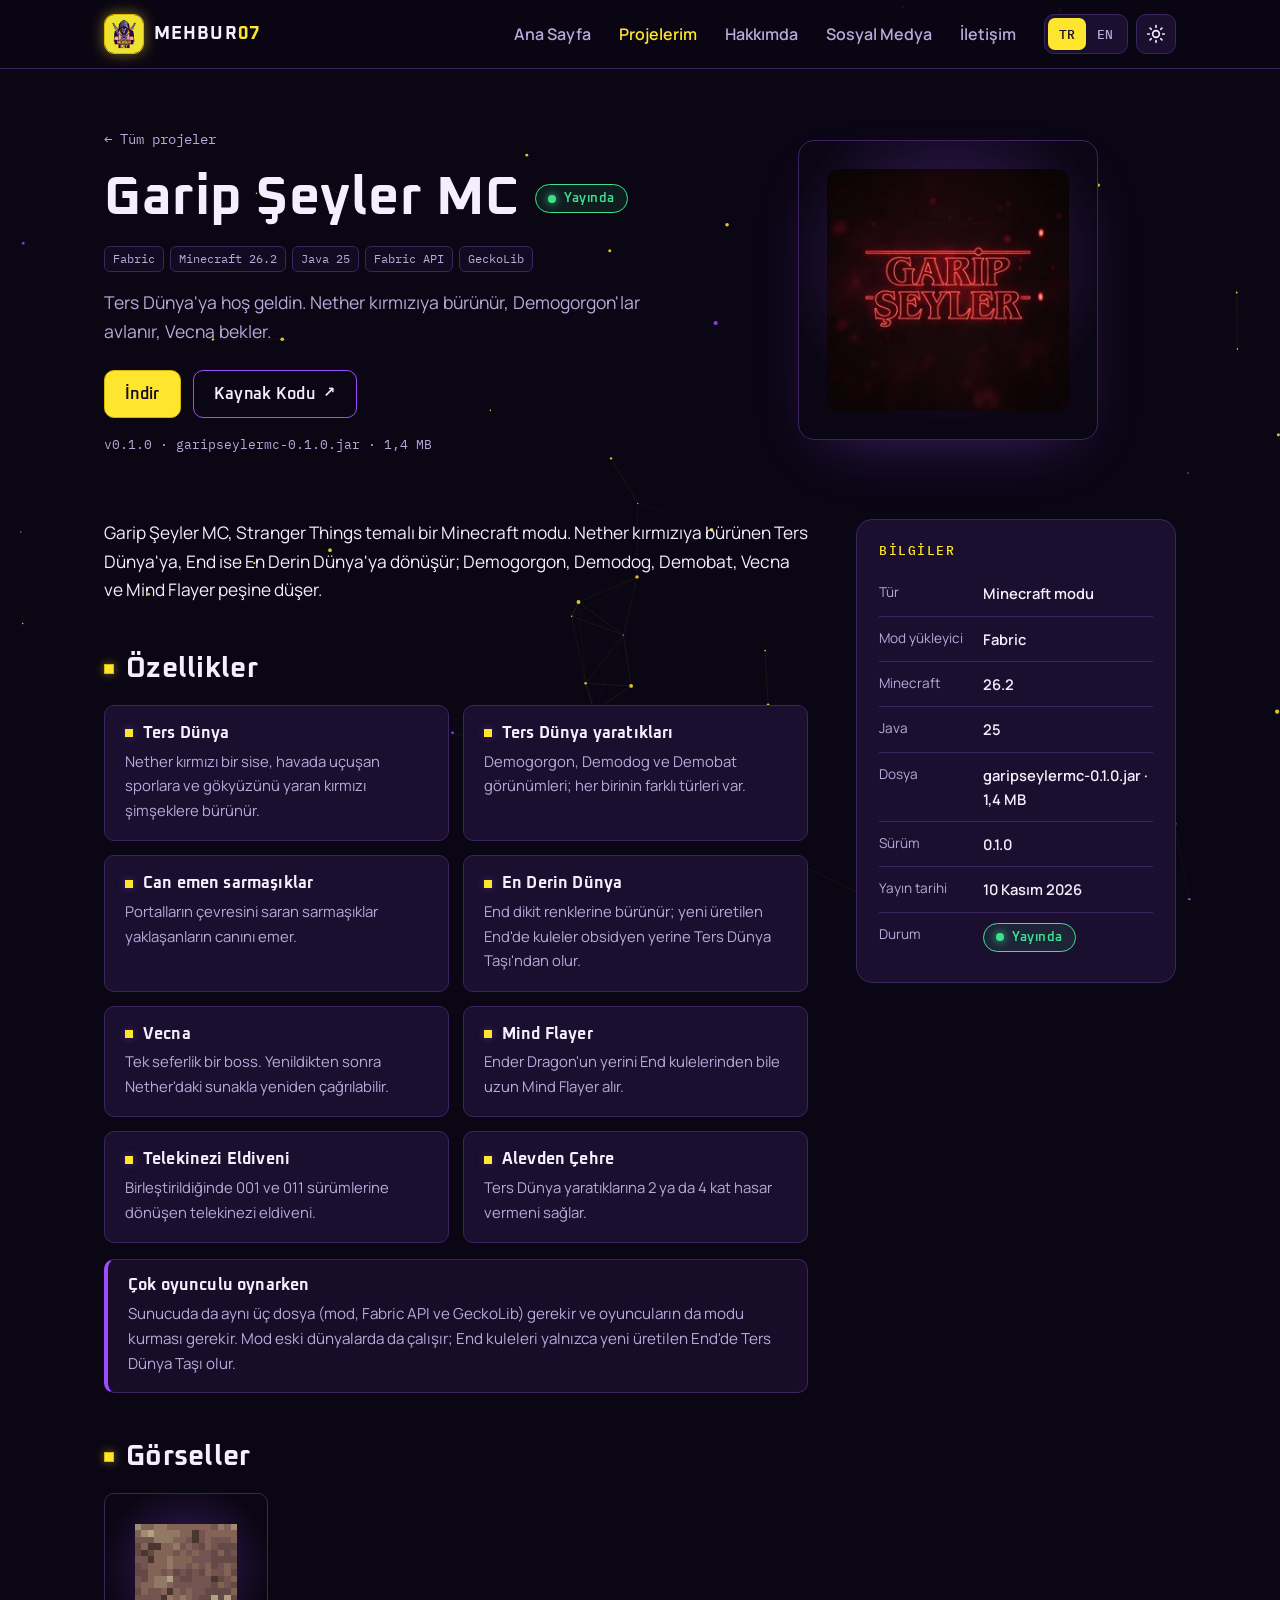
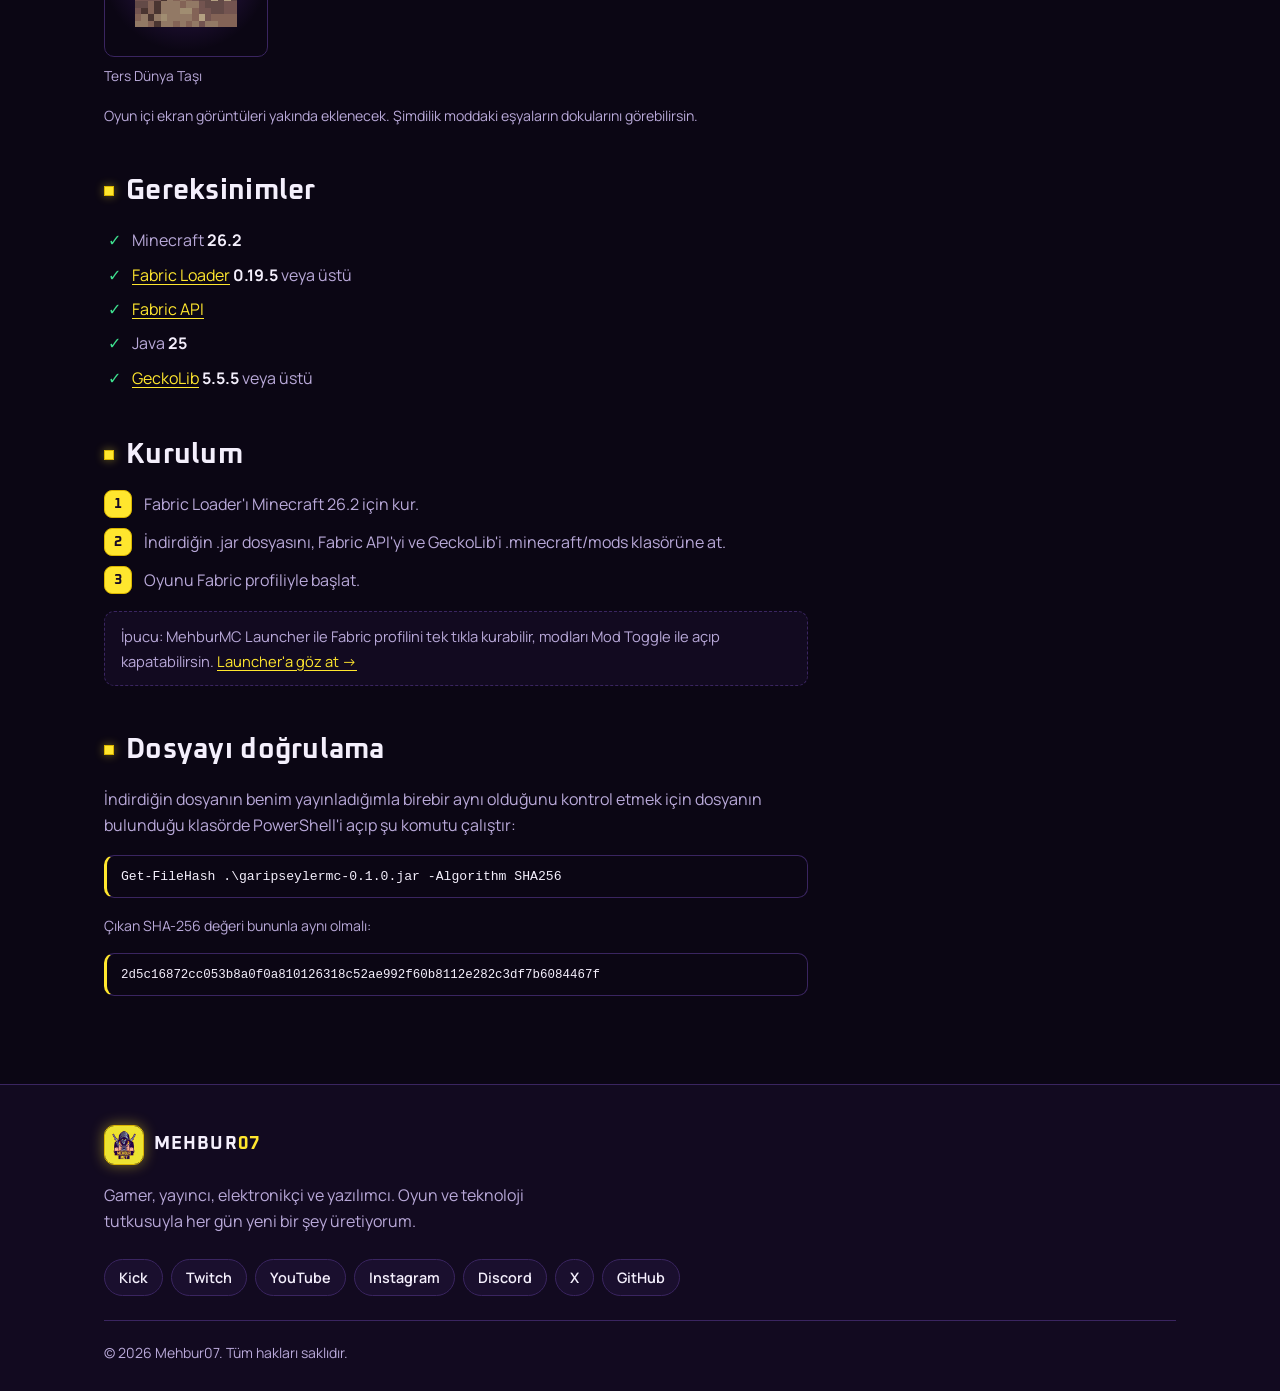
<file: proje-garip-seyler-mc.html>
<!doctype html>
<html lang="tr" data-theme="dark">
<head>
  <meta charset="utf-8">
  <meta name="viewport" content="width=device-width, initial-scale=1">
  <title>Garip Şeyler MC — Mehbur07</title>
  <meta name="description" content="Garip Şeyler MC: Minecraft 26.2 için Stranger Things temalı Fabric modu. Ters Dünya, Demogorgon&#x27;lar, Vecna ve Mind Flayer.">
  <link rel="canonical" href="https://mehbur07.github.io/proje-garip-seyler-mc.html">
  <link rel="icon" href="favicon.ico" sizes="any">
  <link rel="icon" type="image/png" sizes="32x32" href="assets/img/favicon-32.png">
  <link rel="apple-touch-icon" href="assets/img/apple-touch-icon.png">
  <meta name="theme-color" content="#0b0614">
  <!-- Paylaşım önizlemesi (Discord, X, WhatsApp vb.) -->
  <meta property="og:type" content="website">
  <meta property="og:site_name" content="Mehbur07">
  <meta property="og:locale" content="tr_TR">
  <meta property="og:locale:alternate" content="en_US">
  <meta property="og:title" content="Garip Şeyler MC — Mehbur07">
  <meta property="og:description" content="Garip Şeyler MC: Minecraft 26.2 için Stranger Things temalı Fabric modu. Ters Dünya, Demogorgon&#x27;lar, Vecna ve Mind Flayer.">
  <meta property="og:url" content="https://mehbur07.github.io/proje-garip-seyler-mc.html">
  <meta property="og:image" content="https://mehbur07.github.io/assets/img/og-image.jpg">
  <meta property="og:image:width" content="1200">
  <meta property="og:image:height" content="630">
  <meta property="og:image:alt" content="Mehbur07 — Mehmet Burak ŞAHİN">
  <meta name="twitter:card" content="summary_large_image">
  <meta name="twitter:site" content="@RealMehbur07X">
  <script>(function(){try{var d=document.documentElement,t=localStorage.getItem('m07-theme'),l=localStorage.getItem('m07-lang');if(t==='light'||t==='dark')d.setAttribute('data-theme',t);if(l==='en'||l==='tr')d.lang=l;}catch(e){}})();</script>
  <link rel="preconnect" href="https://fonts.googleapis.com">
  <link rel="preconnect" href="https://fonts.gstatic.com" crossorigin>
  <link rel="stylesheet" href="https://fonts.googleapis.com/css2?family=IBM+Plex+Mono:wght@500&family=Manrope:wght@400;500;600;700&family=Oxanium:wght@500;600;700&display=swap">
  <link rel="stylesheet" href="assets/css/style.css">
  <script src="assets/js/translations.js" defer></script>
  <script src="assets/js/main.js" defer></script>
</head>
<body data-page="projects">
  <header class="site-header" data-layout="header"></header>

  <main id="main">
    <!-- Garip Şeyler MC modunun detay sayfası -->
    <section class="project-hero">
      <div class="container project-hero__grid">
        <div class="project-hero__text">
          <a class="back-link" data-i18n="pd.back" href="projelerim.html">← Tüm projeler</a>
          <div class="project-hero__title">
            <h1>Garip Şeyler MC</h1>
            <span class="status-badge" data-i18n="pd.live">Yayında</span>
          </div>
          <ul class="tags"><li class="tag">Fabric</li><li class="tag">Minecraft 26.2</li><li class="tag">Java 25</li><li class="tag">Fabric API</li><li class="tag">GeckoLib</li></ul>
          <p class="lead" data-i18n="projects.gs.text">Ters Dünya'ya hoş geldin. Nether kırmızıya bürünür, Demogorgon'lar avlanır, Vecna bekler.</p>
          <div class="btn-row">
            <a class="btn btn--primary" href="https://github.com/Mehbur07/mehbur07.github.io/releases/download/garipseylermc-v0.1.0/garipseylermc-0.1.0.jar" data-i18n="projects.download">İndir</a>
            <a class="btn btn--ghost btn--ext" href="https://github.com/Mehbur07/garipseylermc" target="_blank" rel="noopener" data-i18n="projects.source">Kaynak Kodu</a>
          </div>
          <p class="project-hero__meta">v0.1.0 · garipseylermc-0.1.0.jar · <span data-i18n="projects.gs.size">1,4 MB</span></p>
        </div>
        <figure class="project-hero__media project-hero__media--logo">
          <img src="assets/img/garipseyler.jpg" alt="Garip Şeyler MC modu logosu" data-i18n-attr="alt:alt.gs" width="240" height="240">
        </figure>
      </div>
    </section>

    <section class="section project-body">
      <div class="container project-layout">
        <div class="project-main">
          <p class="project-intro" data-i18n="pd.gs.intro">Garip Şeyler MC, Stranger Things temalı bir Minecraft modu. Nether kırmızıya bürünen Ters Dünya'ya, End ise En Derin Dünya'ya dönüşür; Demogorgon, Demodog, Demobat, Vecna ve Mind Flayer peşine düşer.</p>

          <h2><span data-i18n="pd.features">Özellikler</span></h2>

          <div class="feature-grid">
            <article class="feature">
              <h3 data-i18n="pd.gs.f1.t">Ters Dünya</h3>
              <p data-i18n="pd.gs.f1.p">Nether kırmızı bir sise, havada uçuşan sporlara ve gökyüzünü yaran kırmızı şimşeklere bürünür.</p>
            </article>
            <article class="feature">
              <h3 data-i18n="pd.gs.f2.t">Ters Dünya yaratıkları</h3>
              <p data-i18n="pd.gs.f2.p">Demogorgon, Demodog ve Demobat görünümleri; her birinin farklı türleri var.</p>
            </article>
            <article class="feature">
              <h3 data-i18n="pd.gs.f3.t">Can emen sarmaşıklar</h3>
              <p data-i18n="pd.gs.f3.p">Portalların çevresini saran sarmaşıklar yaklaşanların canını emer.</p>
            </article>
            <article class="feature">
              <h3 data-i18n="pd.gs.f4.t">En Derin Dünya</h3>
              <p data-i18n="pd.gs.f4.p">End dikit renklerine bürünür; yeni üretilen End'de kuleler obsidyen yerine Ters Dünya Taşı'ndan olur.</p>
            </article>
            <article class="feature">
              <h3 data-i18n="pd.gs.f5.t">Vecna</h3>
              <p data-i18n="pd.gs.f5.p">Tek seferlik bir boss. Yenildikten sonra Nether'daki sunakla yeniden çağrılabilir.</p>
            </article>
            <article class="feature">
              <h3 data-i18n="pd.gs.f6.t">Mind Flayer</h3>
              <p data-i18n="pd.gs.f6.p">Ender Dragon'un yerini End kulelerinden bile uzun Mind Flayer alır.</p>
            </article>
            <article class="feature">
              <h3 data-i18n="pd.gs.f7.t">Telekinezi Eldiveni</h3>
              <p data-i18n="pd.gs.f7.p">Birleştirildiğinde 001 ve 011 sürümlerine dönüşen telekinezi eldiveni.</p>
            </article>
            <article class="feature">
              <h3 data-i18n="pd.gs.f8.t">Alevden Çehre</h3>
              <p data-i18n="pd.gs.f8.p">Ters Dünya yaratıklarına 2 ya da 4 kat hasar vermeni sağlar.</p>
            </article>
          </div>

          <aside class="notice notice--info">
            <h3 data-i18n="pd.gs.mp.t">Çok oyunculu oynarken</h3>
            <p data-i18n="pd.gs.mp.p">Sunucuda da aynı üç dosya (mod, Fabric API ve GeckoLib) gerekir ve oyuncuların da modu kurması gerekir. Mod eski dünyalarda da çalışır; End kuleleri yalnızca yeni üretilen End'de Ters Dünya Taşı olur.</p>
          </aside>

          <h2><span data-i18n="pd.images">Görseller</span></h2>

          <div class="gallery gallery--pixel">
            <figure>
              <div class="gallery__tile"><img src="assets/img/projeler/garipseyler-stone.png" alt="Ters Dünya Taşı" data-i18n-attr="alt:pd.gs.img1" width="256" height="256" loading="lazy"></div>
              <figcaption data-i18n="pd.gs.img1">Ters Dünya Taşı</figcaption>
            </figure>
          </div>

          <p class="project-small" data-i18n="pd.galleryNote">Oyun içi ekran görüntüleri yakında eklenecek. Şimdilik moddaki eşyaların dokularını görebilirsin.</p>

          <h2><span data-i18n="pd.requirements">Gereksinimler</span></h2>

          <ul class="check-list">
            <li>Minecraft <strong>26.2</strong></li>
            <li><a href="https://fabricmc.net/use/" target="_blank" rel="noopener">Fabric Loader</a> <strong>0.19.5</strong> <span data-i18n="pd.orNewer">veya üstü</span></li>
            <li><a href="https://modrinth.com/mod/fabric-api" target="_blank" rel="noopener">Fabric API</a></li>
            <li>Java <strong>25</strong></li>
            <li><a href="https://modrinth.com/mod/geckolib" target="_blank" rel="noopener">GeckoLib</a> <strong>5.5.5</strong> <span data-i18n="pd.orNewer">veya üstü</span></li>
          </ul>

          <h2><span data-i18n="pd.install">Kurulum</span></h2>

          <ol class="steps">
            <li data-i18n="pd.mod.step1">Fabric Loader'ı Minecraft 26.2 için kur.</li>
            <li data-i18n="pd.gs.step2">İndirdiğin .jar dosyasını, Fabric API'yi ve GeckoLib'i .minecraft/mods klasörüne at.</li>
            <li data-i18n="pd.mod.step3">Oyunu Fabric profiliyle başlat.</li>
          </ol>
          <p class="project-tip"><span data-i18n="pd.mod.tip">İpucu: MehburMC Launcher ile Fabric profilini tek tıkla kurabilir, modları Mod Toggle ile açıp kapatabilirsin.</span> <a href="proje-mehburmc-launcher.html" data-i18n="pd.mod.tipLink">Launcher'a göz at →</a></p>

          <h2><span data-i18n="pd.verify">Dosyayı doğrulama</span></h2>
          <p data-i18n="pd.verifyText">İndirdiğin dosyanın benim yayınladığımla birebir aynı olduğunu kontrol etmek için dosyanın bulunduğu klasörde PowerShell'i açıp şu komutu çalıştır:</p>
          <pre class="cmd"><code>Get-FileHash .\garipseylermc-0.1.0.jar -Algorithm SHA256</code></pre>
          <p class="project-small" data-i18n="pd.verifyExpect">Çıkan SHA-256 değeri bununla aynı olmalı:</p>
          <pre class="cmd cmd--hash"><code>2d5c16872cc053b8a0f0a810126318c52ae992f60b8112e282c3df7b6084467f</code></pre>
        </div>

        <aside class="project-aside">
          <div class="info-box">
            <p class="eyebrow" data-i18n="pd.info">Bilgiler</p>
            <dl>
              <div><dt><span data-i18n="pd.type">Tür</span></dt><dd><span data-i18n="pd.modType">Minecraft modu</span></dd></div>
              <div><dt><span data-i18n="pd.loader">Mod yükleyici</span></dt><dd>Fabric</dd></div>
              <div><dt>Minecraft</dt><dd>26.2</dd></div>
              <div><dt>Java</dt><dd>25</dd></div>
              <div><dt><span data-i18n="pd.file">Dosya</span></dt><dd>garipseylermc-0.1.0.jar · <span data-i18n="projects.gs.size">1,4 MB</span></dd></div>
              <div><dt><span data-i18n="pd.version">Sürüm</span></dt><dd>0.1.0</dd></div>
              <div><dt><span data-i18n="pd.date">Yayın tarihi</span></dt><dd><span data-i18n="pd.date.nov10">10 Kasım 2026</span></dd></div>
              <div><dt><span data-i18n="pd.status">Durum</span></dt><dd><span class="status-badge" data-i18n="pd.live">Yayında</span></dd></div>
            </dl>
          </div>
        </aside>
      </div>
    </section>
  </main>

  <footer class="site-footer" data-layout="footer"></footer>
</body>
</html>
</file>
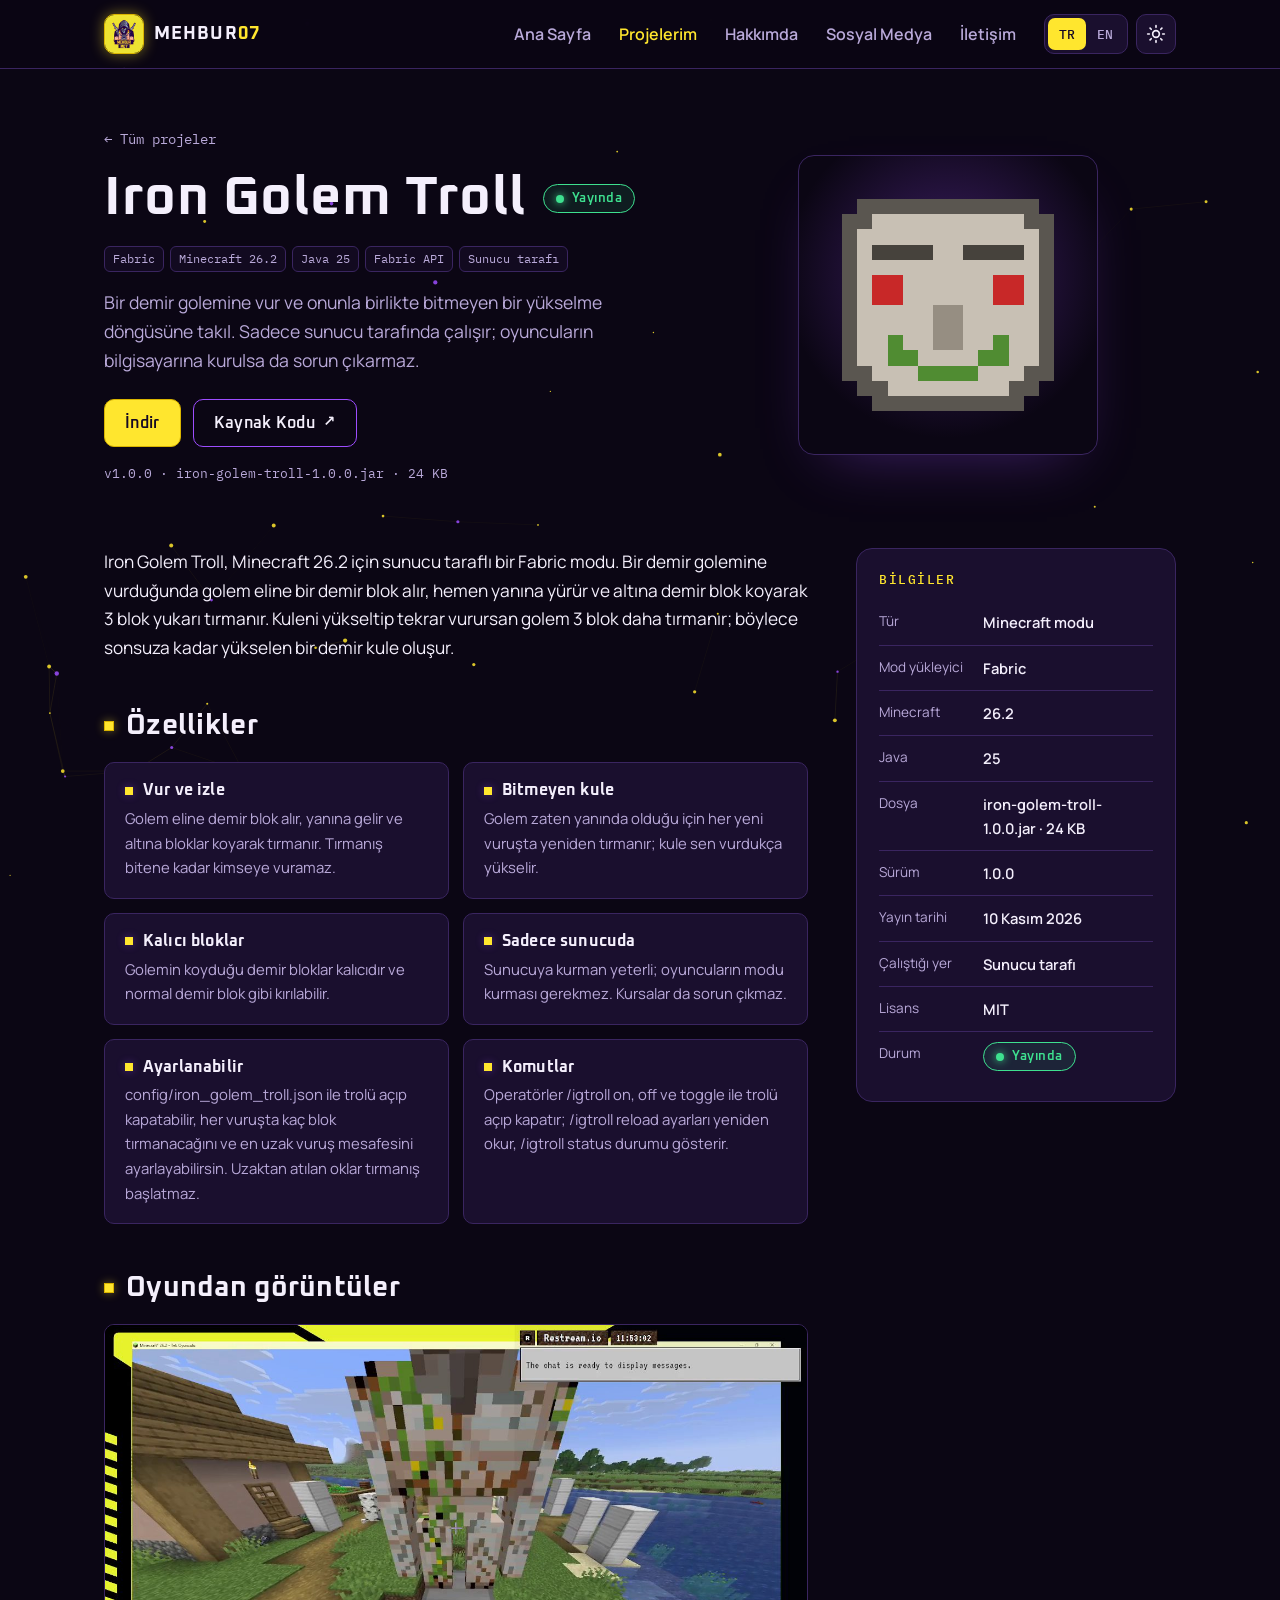
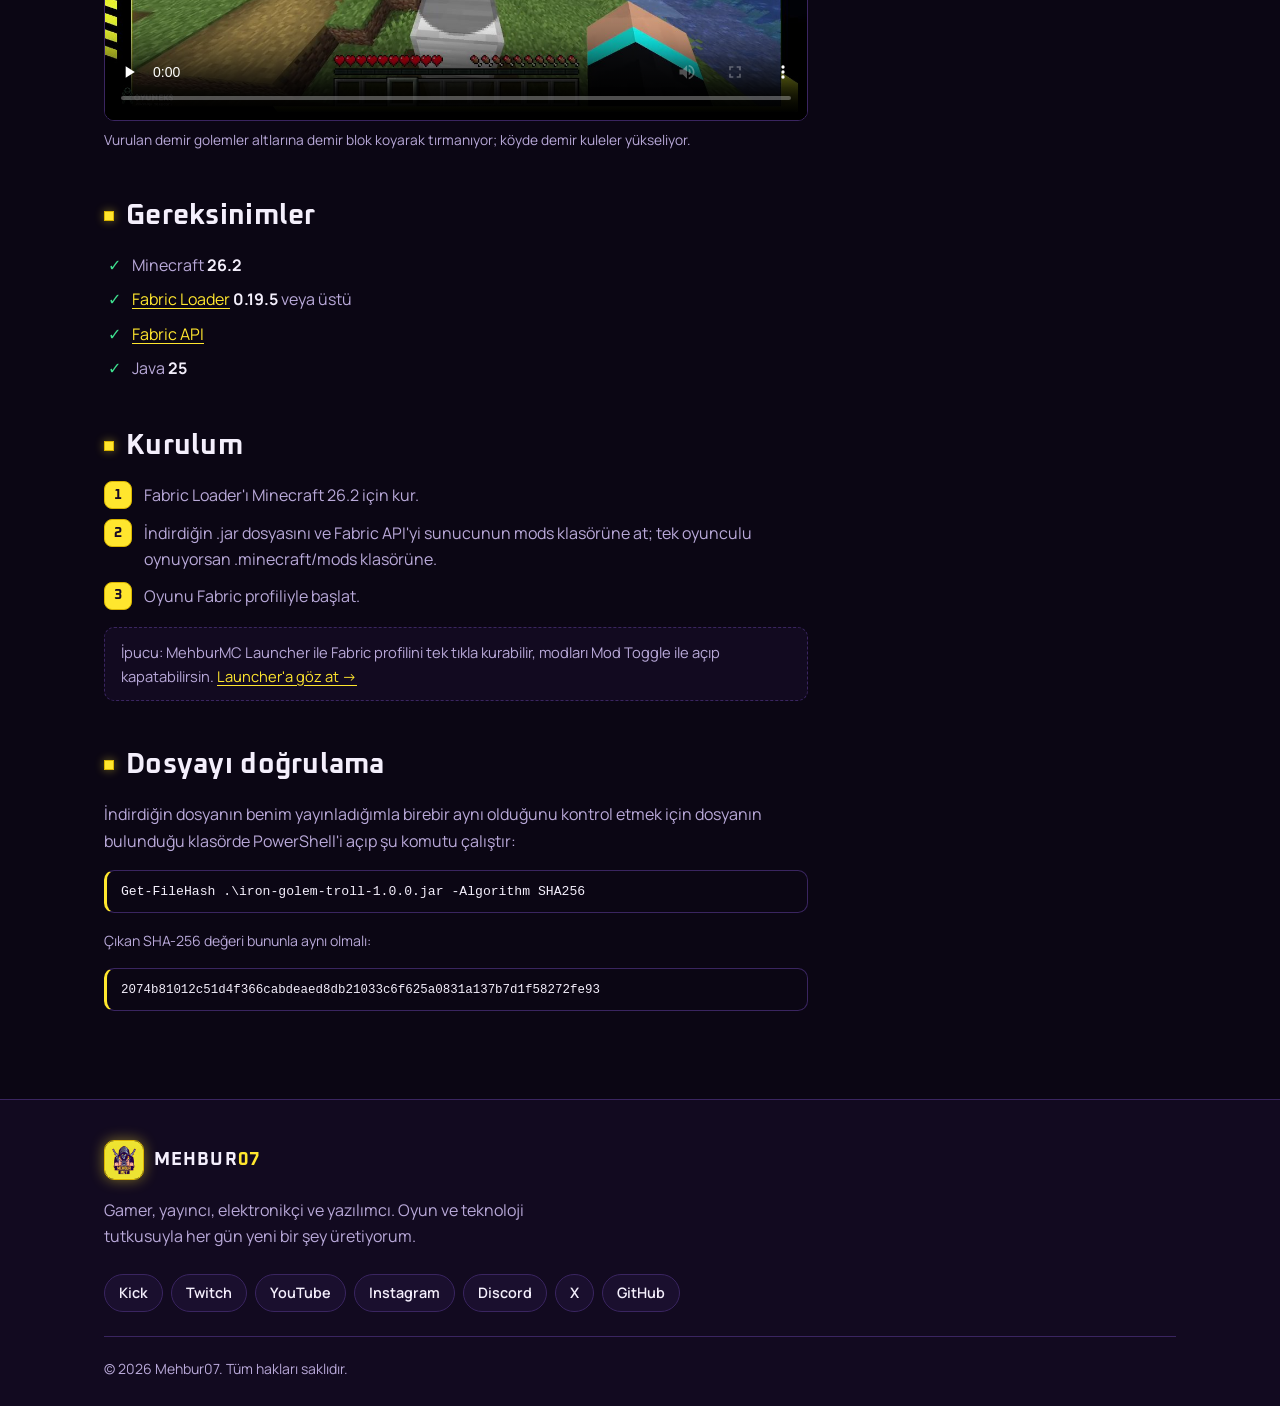
<file: proje-iron-golem-troll.html>
<!doctype html>
<html lang="tr" data-theme="dark">
<head>
  <meta charset="utf-8">
  <meta name="viewport" content="width=device-width, initial-scale=1">
  <title>Iron Golem Troll — Mehbur07</title>
  <meta name="description" content="Iron Golem Troll: Minecraft 26.2 için sunucu taraflı Fabric modu. Bir demir golemine vur ve bitmeyen bir yükselme döngüsüne takıl.">
  <link rel="canonical" href="https://mehbur07.github.io/proje-iron-golem-troll.html">
  <link rel="icon" href="favicon.ico" sizes="any">
  <link rel="icon" type="image/png" sizes="32x32" href="assets/img/favicon-32.png">
  <link rel="apple-touch-icon" href="assets/img/apple-touch-icon.png">
  <meta name="theme-color" content="#0b0614">
  <!-- Paylaşım önizlemesi (Discord, X, WhatsApp vb.) -->
  <meta property="og:type" content="website">
  <meta property="og:site_name" content="Mehbur07">
  <meta property="og:locale" content="tr_TR">
  <meta property="og:locale:alternate" content="en_US">
  <meta property="og:title" content="Iron Golem Troll — Mehbur07">
  <meta property="og:description" content="Iron Golem Troll: Minecraft 26.2 için sunucu taraflı Fabric modu. Bir demir golemine vur ve bitmeyen bir yükselme döngüsüne takıl.">
  <meta property="og:url" content="https://mehbur07.github.io/proje-iron-golem-troll.html">
  <meta property="og:image" content="https://mehbur07.github.io/assets/img/og-image.jpg">
  <meta property="og:image:width" content="1200">
  <meta property="og:image:height" content="630">
  <meta property="og:image:alt" content="Mehbur07 — Mehmet Burak ŞAHİN">
  <meta name="twitter:card" content="summary_large_image">
  <meta name="twitter:site" content="@RealMehbur07X">
  <script>(function(){try{var d=document.documentElement,t=localStorage.getItem('m07-theme'),l=localStorage.getItem('m07-lang');if(t==='light'||t==='dark')d.setAttribute('data-theme',t);if(l==='en'||l==='tr')d.lang=l;}catch(e){}})();</script>
  <link rel="preconnect" href="https://fonts.googleapis.com">
  <link rel="preconnect" href="https://fonts.gstatic.com" crossorigin>
  <link rel="stylesheet" href="https://fonts.googleapis.com/css2?family=IBM+Plex+Mono:wght@500&family=Manrope:wght@400;500;600;700&family=Oxanium:wght@500;600;700&display=swap">
  <link rel="stylesheet" href="assets/css/style.css">
  <script src="assets/js/translations.js" defer></script>
  <script src="assets/js/main.js" defer></script>
</head>
<body data-page="projects">
  <header class="site-header" data-layout="header"></header>

  <main id="main">
    <!-- Iron Golem Troll modunun detay sayfası -->
    <section class="project-hero">
      <div class="container project-hero__grid">
        <div class="project-hero__text">
          <a class="back-link" data-i18n="pd.back" href="projelerim.html">← Tüm projeler</a>
          <div class="project-hero__title">
            <h1>Iron Golem Troll</h1>
            <span class="status-badge" data-i18n="pd.live">Yayında</span>
          </div>
          <ul class="tags"><li class="tag">Fabric</li><li class="tag">Minecraft 26.2</li><li class="tag">Java 25</li><li class="tag">Fabric API</li><li class="tag"><span data-i18n="projects.serverSide">Sunucu tarafı</span></li></ul>
          <p class="lead" data-i18n="projects.igt.text">Bir demir golemine vur ve onunla birlikte bitmeyen bir yükselme döngüsüne takıl. Sadece sunucu tarafında çalışır; oyuncuların bilgisayarına kurulsa da sorun çıkarmaz.</p>
          <div class="btn-row">
            <a class="btn btn--primary" href="https://github.com/Mehbur07/mehbur07.github.io/releases/download/irongolemtroll-v1.0.0/iron-golem-troll-1.0.0.jar" data-i18n="projects.download">İndir</a>
            <a class="btn btn--ghost btn--ext" href="https://github.com/Mehbur07/irongolemtroll-mode" target="_blank" rel="noopener" data-i18n="projects.source">Kaynak Kodu</a>
          </div>
          <p class="project-hero__meta">v1.0.0 · iron-golem-troll-1.0.0.jar · 24 KB</p>
        </div>
        <figure class="project-hero__media project-hero__media--logo">
          <img class="img-pixel" src="assets/img/irongolemtroll.png" alt="Iron Golem Troll modu logosu" data-i18n-attr="alt:alt.igt" width="240" height="240">
        </figure>
      </div>
    </section>

    <section class="section project-body">
      <div class="container project-layout">
        <div class="project-main">
          <p class="project-intro" data-i18n="pd.igt.intro">Iron Golem Troll, Minecraft 26.2 için sunucu taraflı bir Fabric modu. Bir demir golemine vurduğunda golem eline bir demir blok alır, hemen yanına yürür ve altına demir blok koyarak 3 blok yukarı tırmanır. Kuleni yükseltip tekrar vurursan golem 3 blok daha tırmanır; böylece sonsuza kadar yükselen bir demir kule oluşur.</p>

          <h2><span data-i18n="pd.features">Özellikler</span></h2>

          <div class="feature-grid">
            <article class="feature">
              <h3 data-i18n="pd.igt.f1.t">Vur ve izle</h3>
              <p data-i18n="pd.igt.f1.p">Golem eline demir blok alır, yanına gelir ve altına bloklar koyarak tırmanır. Tırmanış bitene kadar kimseye vuramaz.</p>
            </article>
            <article class="feature">
              <h3 data-i18n="pd.igt.f2.t">Bitmeyen kule</h3>
              <p data-i18n="pd.igt.f2.p">Golem zaten yanında olduğu için her yeni vuruşta yeniden tırmanır; kule sen vurdukça yükselir.</p>
            </article>
            <article class="feature">
              <h3 data-i18n="pd.igt.f3.t">Kalıcı bloklar</h3>
              <p data-i18n="pd.igt.f3.p">Golemin koyduğu demir bloklar kalıcıdır ve normal demir blok gibi kırılabilir.</p>
            </article>
            <article class="feature">
              <h3 data-i18n="pd.igt.f4.t">Sadece sunucuda</h3>
              <p data-i18n="pd.igt.f4.p">Sunucuya kurman yeterli; oyuncuların modu kurması gerekmez. Kursalar da sorun çıkmaz.</p>
            </article>
            <article class="feature">
              <h3 data-i18n="pd.igt.f5.t">Ayarlanabilir</h3>
              <p data-i18n="pd.igt.f5.p">config/iron_golem_troll.json ile trolü açıp kapatabilir, her vuruşta kaç blok tırmanacağını ve en uzak vuruş mesafesini ayarlayabilirsin. Uzaktan atılan oklar tırmanış başlatmaz.</p>
            </article>
            <article class="feature">
              <h3 data-i18n="pd.igt.f6.t">Komutlar</h3>
              <p data-i18n="pd.igt.f6.p">Operatörler /igtroll on, off ve toggle ile trolü açıp kapatır; /igtroll reload ayarları yeniden okur, /igtroll status durumu gösterir.</p>
            </article>
          </div>

          <h2><span data-i18n="pd.inGame">Oyundan görüntüler</span></h2>

          <figure class="project-video">
            <video controls preload="none" playsinline poster="assets/img/projeler/irongolemtroll-demo-poster.jpg" width="1280" height="720">
              <source src="assets/img/projeler/irongolemtroll-demo.mp4" type="video/mp4">
            </video>
            <figcaption data-i18n="pd.igt.video">Vurulan demir golemler altlarına demir blok koyarak tırmanıyor; köyde demir kuleler yükseliyor.</figcaption>
          </figure>

          <h2><span data-i18n="pd.requirements">Gereksinimler</span></h2>

          <ul class="check-list">
            <li>Minecraft <strong>26.2</strong></li>
            <li><a href="https://fabricmc.net/use/" target="_blank" rel="noopener">Fabric Loader</a> <strong>0.19.5</strong> <span data-i18n="pd.orNewer">veya üstü</span></li>
            <li><a href="https://modrinth.com/mod/fabric-api" target="_blank" rel="noopener">Fabric API</a></li>
            <li>Java <strong>25</strong></li>
          </ul>

          <h2><span data-i18n="pd.install">Kurulum</span></h2>

          <ol class="steps">
            <li data-i18n="pd.mod.step1">Fabric Loader'ı Minecraft 26.2 için kur.</li>
            <li data-i18n="pd.igt.step2">İndirdiğin .jar dosyasını ve Fabric API'yi sunucunun mods klasörüne at; tek oyunculu oynuyorsan .minecraft/mods klasörüne.</li>
            <li data-i18n="pd.mod.step3">Oyunu Fabric profiliyle başlat.</li>
          </ol>
          <p class="project-tip"><span data-i18n="pd.mod.tip">İpucu: MehburMC Launcher ile Fabric profilini tek tıkla kurabilir, modları Mod Toggle ile açıp kapatabilirsin.</span> <a href="proje-mehburmc-launcher.html" data-i18n="pd.mod.tipLink">Launcher'a göz at →</a></p>

          <h2><span data-i18n="pd.verify">Dosyayı doğrulama</span></h2>
          <p data-i18n="pd.verifyText">İndirdiğin dosyanın benim yayınladığımla birebir aynı olduğunu kontrol etmek için dosyanın bulunduğu klasörde PowerShell'i açıp şu komutu çalıştır:</p>
          <pre class="cmd"><code>Get-FileHash .\iron-golem-troll-1.0.0.jar -Algorithm SHA256</code></pre>
          <p class="project-small" data-i18n="pd.verifyExpect">Çıkan SHA-256 değeri bununla aynı olmalı:</p>
          <pre class="cmd cmd--hash"><code>2074b81012c51d4f366cabdeaed8db21033c6f625a0831a137b7d1f58272fe93</code></pre>
        </div>

        <aside class="project-aside">
          <div class="info-box">
            <p class="eyebrow" data-i18n="pd.info">Bilgiler</p>
            <dl>
              <div><dt><span data-i18n="pd.type">Tür</span></dt><dd><span data-i18n="pd.modType">Minecraft modu</span></dd></div>
              <div><dt><span data-i18n="pd.loader">Mod yükleyici</span></dt><dd>Fabric</dd></div>
              <div><dt>Minecraft</dt><dd>26.2</dd></div>
              <div><dt>Java</dt><dd>25</dd></div>
              <div><dt><span data-i18n="pd.file">Dosya</span></dt><dd>iron-golem-troll-1.0.0.jar · 24 KB</dd></div>
              <div><dt><span data-i18n="pd.version">Sürüm</span></dt><dd>1.0.0</dd></div>
              <div><dt><span data-i18n="pd.date">Yayın tarihi</span></dt><dd><span data-i18n="pd.date.nov10">10 Kasım 2026</span></dd></div>
              <div><dt><span data-i18n="pd.side">Çalıştığı yer</span></dt><dd><span data-i18n="projects.serverSide">Sunucu tarafı</span></dd></div>
              <div><dt><span data-i18n="pd.license">Lisans</span></dt><dd>MIT</dd></div>
              <div><dt><span data-i18n="pd.status">Durum</span></dt><dd><span class="status-badge" data-i18n="pd.live">Yayında</span></dd></div>
            </dl>
          </div>
        </aside>
      </div>
    </section>
  </main>

  <footer class="site-footer" data-layout="footer"></footer>
</body>
</html>
</file>
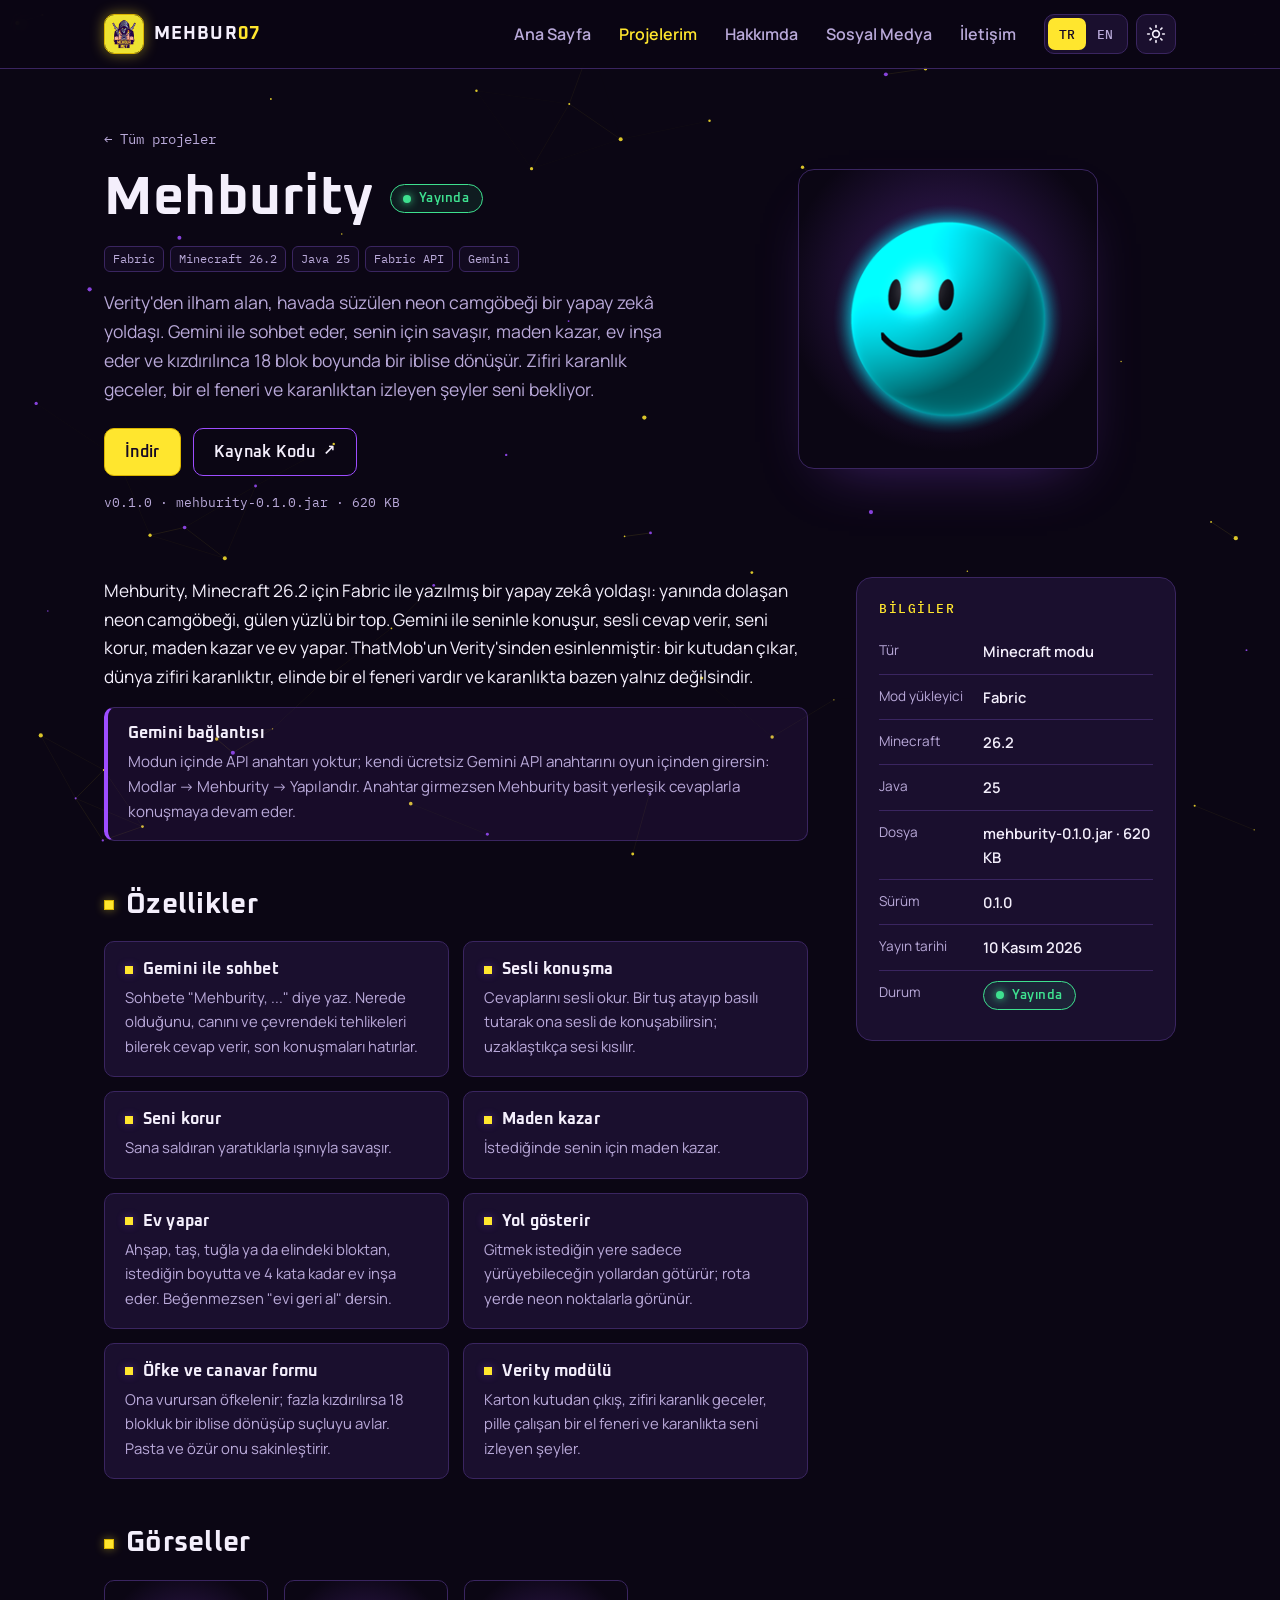
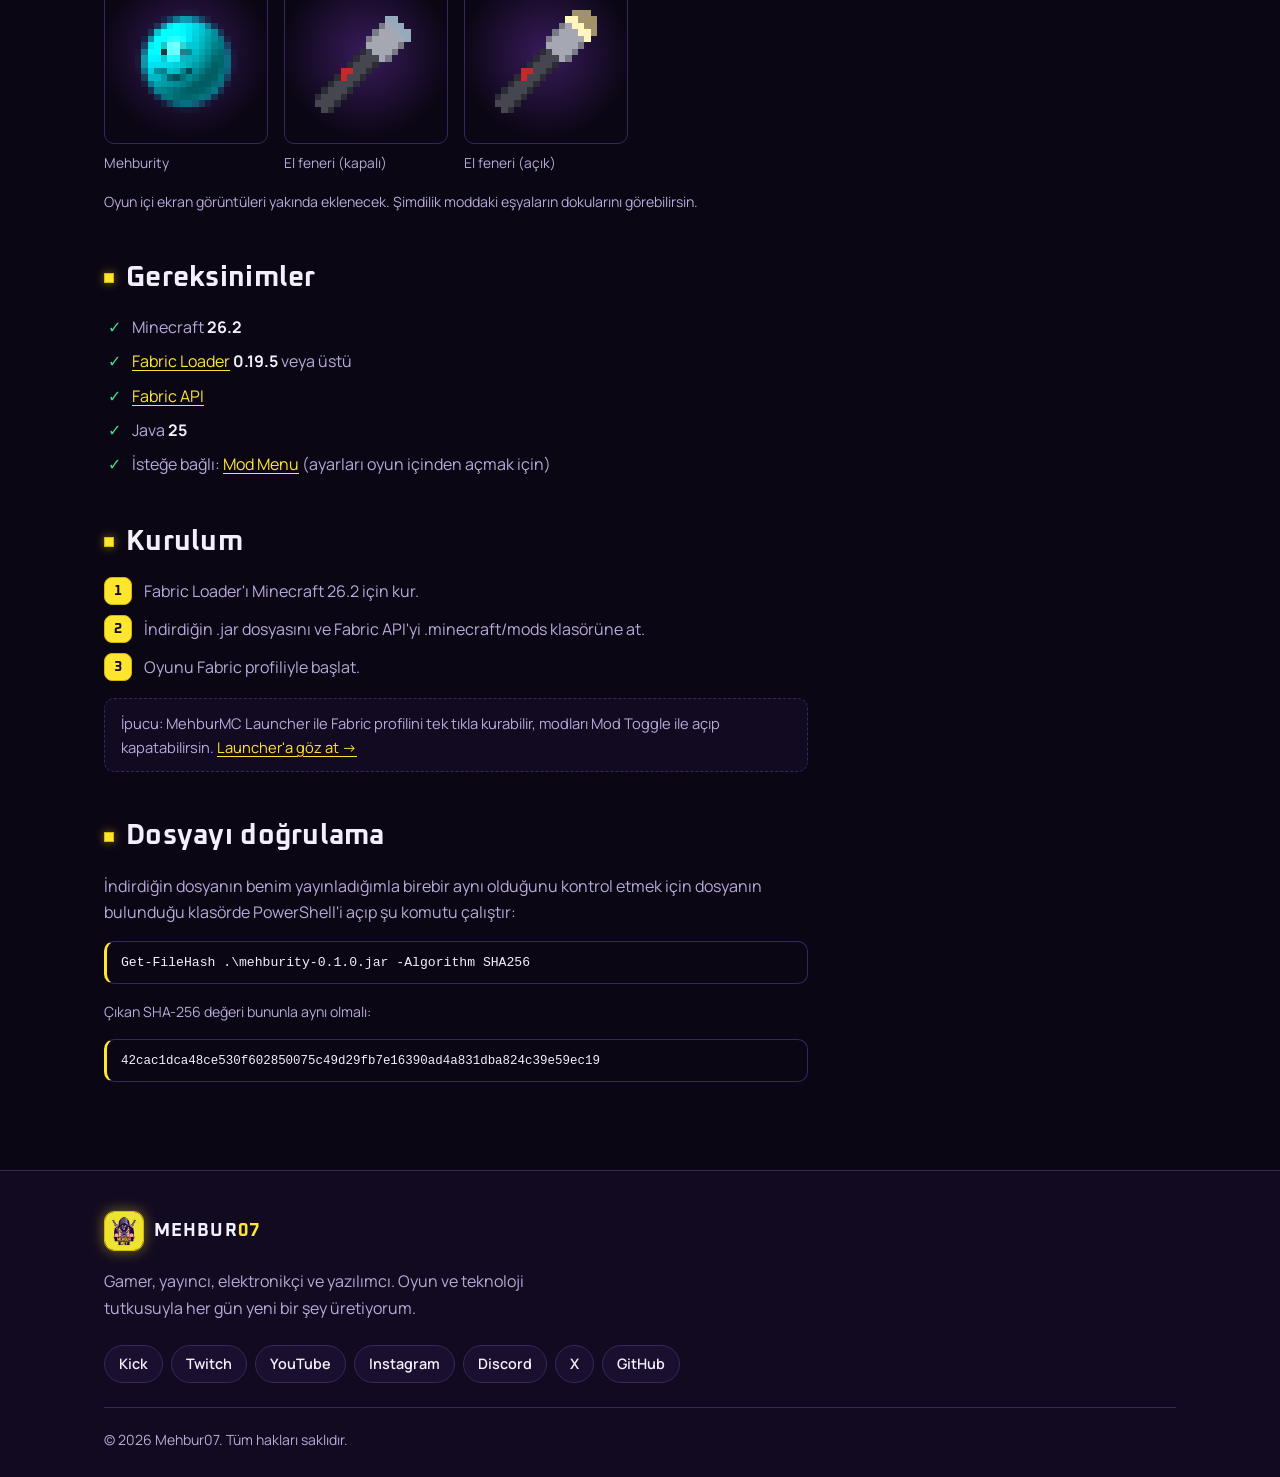
<file: proje-mehburity.html>
<!doctype html>
<html lang="tr" data-theme="dark">
<head>
  <meta charset="utf-8">
  <meta name="viewport" content="width=device-width, initial-scale=1">
  <title>Mehburity — Mehbur07</title>
  <meta name="description" content="Mehburity: Minecraft 26.2 için Gemini ile konuşan yapay zekâ yoldaşı modu. Özellikler, kurulum ve indirme.">
  <link rel="canonical" href="https://mehbur07.github.io/proje-mehburity.html">
  <link rel="icon" href="favicon.ico" sizes="any">
  <link rel="icon" type="image/png" sizes="32x32" href="assets/img/favicon-32.png">
  <link rel="apple-touch-icon" href="assets/img/apple-touch-icon.png">
  <meta name="theme-color" content="#0b0614">
  <!-- Paylaşım önizlemesi (Discord, X, WhatsApp vb.) -->
  <meta property="og:type" content="website">
  <meta property="og:site_name" content="Mehbur07">
  <meta property="og:locale" content="tr_TR">
  <meta property="og:locale:alternate" content="en_US">
  <meta property="og:title" content="Mehburity — Mehbur07">
  <meta property="og:description" content="Mehburity: Minecraft 26.2 için Gemini ile konuşan yapay zekâ yoldaşı modu. Özellikler, kurulum ve indirme.">
  <meta property="og:url" content="https://mehbur07.github.io/proje-mehburity.html">
  <meta property="og:image" content="https://mehbur07.github.io/assets/img/og-image.jpg">
  <meta property="og:image:width" content="1200">
  <meta property="og:image:height" content="630">
  <meta property="og:image:alt" content="Mehbur07 — Mehmet Burak ŞAHİN">
  <meta name="twitter:card" content="summary_large_image">
  <meta name="twitter:site" content="@RealMehbur07X">
  <script>(function(){try{var d=document.documentElement,t=localStorage.getItem('m07-theme'),l=localStorage.getItem('m07-lang');if(t==='light'||t==='dark')d.setAttribute('data-theme',t);if(l==='en'||l==='tr')d.lang=l;}catch(e){}})();</script>
  <link rel="preconnect" href="https://fonts.googleapis.com">
  <link rel="preconnect" href="https://fonts.gstatic.com" crossorigin>
  <link rel="stylesheet" href="https://fonts.googleapis.com/css2?family=IBM+Plex+Mono:wght@500&family=Manrope:wght@400;500;600;700&family=Oxanium:wght@500;600;700&display=swap">
  <link rel="stylesheet" href="assets/css/style.css">
  <script src="assets/js/translations.js" defer></script>
  <script src="assets/js/main.js" defer></script>
</head>
<body data-page="projects">
  <header class="site-header" data-layout="header"></header>

  <main id="main">
    <!-- Mehburity modunun detay sayfası -->
    <section class="project-hero">
      <div class="container project-hero__grid">
        <div class="project-hero__text">
          <a class="back-link" data-i18n="pd.back" href="projelerim.html">← Tüm projeler</a>
          <div class="project-hero__title">
            <h1>Mehburity</h1>
            <span class="status-badge" data-i18n="pd.live">Yayında</span>
          </div>
          <ul class="tags"><li class="tag">Fabric</li><li class="tag">Minecraft 26.2</li><li class="tag">Java 25</li><li class="tag">Fabric API</li><li class="tag">Gemini</li></ul>
          <p class="lead" data-i18n="projects.mty.text">Verity'den ilham alan, havada süzülen neon camgöbeği bir yapay zekâ yoldaşı. Gemini ile sohbet eder, senin için savaşır, maden kazar, ev inşa eder ve kızdırılınca 18 blok boyunda bir iblise dönüşür. Zifiri karanlık geceler, bir el feneri ve karanlıktan izleyen şeyler seni bekliyor.</p>
          <div class="btn-row">
            <a class="btn btn--primary" href="https://github.com/Mehbur07/mehbur07.github.io/releases/download/mehburity-v0.1.0/mehburity-0.1.0.jar" data-i18n="projects.download">İndir</a>
            <a class="btn btn--ghost btn--ext" href="https://github.com/Mehbur07/mehburity-mode" target="_blank" rel="noopener" data-i18n="projects.source">Kaynak Kodu</a>
          </div>
          <p class="project-hero__meta">v0.1.0 · mehburity-0.1.0.jar · 620 KB</p>
        </div>
        <figure class="project-hero__media project-hero__media--logo">
          <img src="assets/img/mehburity.png" alt="Mehburity modu logosu" data-i18n-attr="alt:alt.mty" width="240" height="240">
        </figure>
      </div>
    </section>

    <section class="section project-body">
      <div class="container project-layout">
        <div class="project-main">
          <p class="project-intro" data-i18n="pd.mty.intro">Mehburity, Minecraft 26.2 için Fabric ile yazılmış bir yapay zekâ yoldaşı: yanında dolaşan neon camgöbeği, gülen yüzlü bir top. Gemini ile seninle konuşur, sesli cevap verir, seni korur, maden kazar ve ev yapar. ThatMob'un Verity'sinden esinlenmiştir: bir kutudan çıkar, dünya zifiri karanlıktır, elinde bir el feneri vardır ve karanlıkta bazen yalnız değilsindir.</p>

          <aside class="notice notice--info">
            <h3 data-i18n="pd.mty.gemini.t">Gemini bağlantısı</h3>
            <p data-i18n="pd.mty.gemini.p">Modun içinde API anahtarı yoktur; kendi ücretsiz Gemini API anahtarını oyun içinden girersin: Modlar → Mehburity → Yapılandır. Anahtar girmezsen Mehburity basit yerleşik cevaplarla konuşmaya devam eder.</p>
          </aside>

          <h2><span data-i18n="pd.features">Özellikler</span></h2>

          <div class="feature-grid">
            <article class="feature">
              <h3 data-i18n="pd.mty.f1.t">Gemini ile sohbet</h3>
              <p data-i18n="pd.mty.f1.p">Sohbete "Mehburity, ..." diye yaz. Nerede olduğunu, canını ve çevrendeki tehlikeleri bilerek cevap verir, son konuşmaları hatırlar.</p>
            </article>
            <article class="feature">
              <h3 data-i18n="pd.mty.f2.t">Sesli konuşma</h3>
              <p data-i18n="pd.mty.f2.p">Cevaplarını sesli okur. Bir tuş atayıp basılı tutarak ona sesli de konuşabilirsin; uzaklaştıkça sesi kısılır.</p>
            </article>
            <article class="feature">
              <h3 data-i18n="pd.mty.f3.t">Seni korur</h3>
              <p data-i18n="pd.mty.f3.p">Sana saldıran yaratıklarla ışınıyla savaşır.</p>
            </article>
            <article class="feature">
              <h3 data-i18n="pd.mty.f4.t">Maden kazar</h3>
              <p data-i18n="pd.mty.f4.p">İstediğinde senin için maden kazar.</p>
            </article>
            <article class="feature">
              <h3 data-i18n="pd.mty.f5.t">Ev yapar</h3>
              <p data-i18n="pd.mty.f5.p">Ahşap, taş, tuğla ya da elindeki bloktan, istediğin boyutta ve 4 kata kadar ev inşa eder. Beğenmezsen "evi geri al" dersin.</p>
            </article>
            <article class="feature">
              <h3 data-i18n="pd.mty.f6.t">Yol gösterir</h3>
              <p data-i18n="pd.mty.f6.p">Gitmek istediğin yere sadece yürüyebileceğin yollardan götürür; rota yerde neon noktalarla görünür.</p>
            </article>
            <article class="feature">
              <h3 data-i18n="pd.mty.f7.t">Öfke ve canavar formu</h3>
              <p data-i18n="pd.mty.f7.p">Ona vurursan öfkelenir; fazla kızdırılırsa 18 blokluk bir iblise dönüşüp suçluyu avlar. Pasta ve özür onu sakinleştirir.</p>
            </article>
            <article class="feature">
              <h3 data-i18n="pd.mty.f8.t">Verity modülü</h3>
              <p data-i18n="pd.mty.f8.p">Karton kutudan çıkış, zifiri karanlık geceler, pille çalışan bir el feneri ve karanlıkta seni izleyen şeyler.</p>
            </article>
          </div>

          <h2><span data-i18n="pd.images">Görseller</span></h2>

          <div class="gallery gallery--pixel">
            <figure>
              <div class="gallery__tile"><img src="assets/img/projeler/mehburity-item.png" alt="Mehburity" data-i18n-attr="alt:pd.mty.img1" width="256" height="256" loading="lazy"></div>
              <figcaption data-i18n="pd.mty.img1">Mehburity</figcaption>
            </figure>
            <figure>
              <div class="gallery__tile"><img src="assets/img/projeler/mehburity-flashlight.png" alt="El feneri (kapalı)" data-i18n-attr="alt:pd.mty.img2" width="256" height="256" loading="lazy"></div>
              <figcaption data-i18n="pd.mty.img2">El feneri (kapalı)</figcaption>
            </figure>
            <figure>
              <div class="gallery__tile"><img src="assets/img/projeler/mehburity-flashlight-on.png" alt="El feneri (açık)" data-i18n-attr="alt:pd.mty.img3" width="256" height="256" loading="lazy"></div>
              <figcaption data-i18n="pd.mty.img3">El feneri (açık)</figcaption>
            </figure>
          </div>

          <p class="project-small" data-i18n="pd.galleryNote">Oyun içi ekran görüntüleri yakında eklenecek. Şimdilik moddaki eşyaların dokularını görebilirsin.</p>

          <h2><span data-i18n="pd.requirements">Gereksinimler</span></h2>

          <ul class="check-list">
            <li>Minecraft <strong>26.2</strong></li>
            <li><a href="https://fabricmc.net/use/" target="_blank" rel="noopener">Fabric Loader</a> <strong>0.19.5</strong> <span data-i18n="pd.orNewer">veya üstü</span></li>
            <li><a href="https://modrinth.com/mod/fabric-api" target="_blank" rel="noopener">Fabric API</a></li>
            <li>Java <strong>25</strong></li>
            <li><span data-i18n="pd.optional">İsteğe bağlı:</span> <a href="https://modrinth.com/mod/modmenu" target="_blank" rel="noopener">Mod Menu</a> <span data-i18n="pd.mty.modmenu">(ayarları oyun içinden açmak için)</span></li>
          </ul>

          <h2><span data-i18n="pd.install">Kurulum</span></h2>

          <ol class="steps">
            <li data-i18n="pd.mod.step1">Fabric Loader'ı Minecraft 26.2 için kur.</li>
            <li data-i18n="pd.mod.step2">İndirdiğin .jar dosyasını ve Fabric API'yi .minecraft/mods klasörüne at.</li>
            <li data-i18n="pd.mod.step3">Oyunu Fabric profiliyle başlat.</li>
          </ol>
          <p class="project-tip"><span data-i18n="pd.mod.tip">İpucu: MehburMC Launcher ile Fabric profilini tek tıkla kurabilir, modları Mod Toggle ile açıp kapatabilirsin.</span> <a href="proje-mehburmc-launcher.html" data-i18n="pd.mod.tipLink">Launcher'a göz at →</a></p>

          <h2><span data-i18n="pd.verify">Dosyayı doğrulama</span></h2>
          <p data-i18n="pd.verifyText">İndirdiğin dosyanın benim yayınladığımla birebir aynı olduğunu kontrol etmek için dosyanın bulunduğu klasörde PowerShell'i açıp şu komutu çalıştır:</p>
          <pre class="cmd"><code>Get-FileHash .\mehburity-0.1.0.jar -Algorithm SHA256</code></pre>
          <p class="project-small" data-i18n="pd.verifyExpect">Çıkan SHA-256 değeri bununla aynı olmalı:</p>
          <pre class="cmd cmd--hash"><code>42cac1dca48ce530f602850075c49d29fb7e16390ad4a831dba824c39e59ec19</code></pre>
        </div>

        <aside class="project-aside">
          <div class="info-box">
            <p class="eyebrow" data-i18n="pd.info">Bilgiler</p>
            <dl>
              <div><dt><span data-i18n="pd.type">Tür</span></dt><dd><span data-i18n="pd.modType">Minecraft modu</span></dd></div>
              <div><dt><span data-i18n="pd.loader">Mod yükleyici</span></dt><dd>Fabric</dd></div>
              <div><dt>Minecraft</dt><dd>26.2</dd></div>
              <div><dt>Java</dt><dd>25</dd></div>
              <div><dt><span data-i18n="pd.file">Dosya</span></dt><dd>mehburity-0.1.0.jar · 620 KB</dd></div>
              <div><dt><span data-i18n="pd.version">Sürüm</span></dt><dd>0.1.0</dd></div>
              <div><dt><span data-i18n="pd.date">Yayın tarihi</span></dt><dd><span data-i18n="pd.date.nov10">10 Kasım 2026</span></dd></div>
              <div><dt><span data-i18n="pd.status">Durum</span></dt><dd><span class="status-badge" data-i18n="pd.live">Yayında</span></dd></div>
            </dl>
          </div>
        </aside>
      </div>
    </section>
  </main>

  <footer class="site-footer" data-layout="footer"></footer>
</body>
</html>
</file>
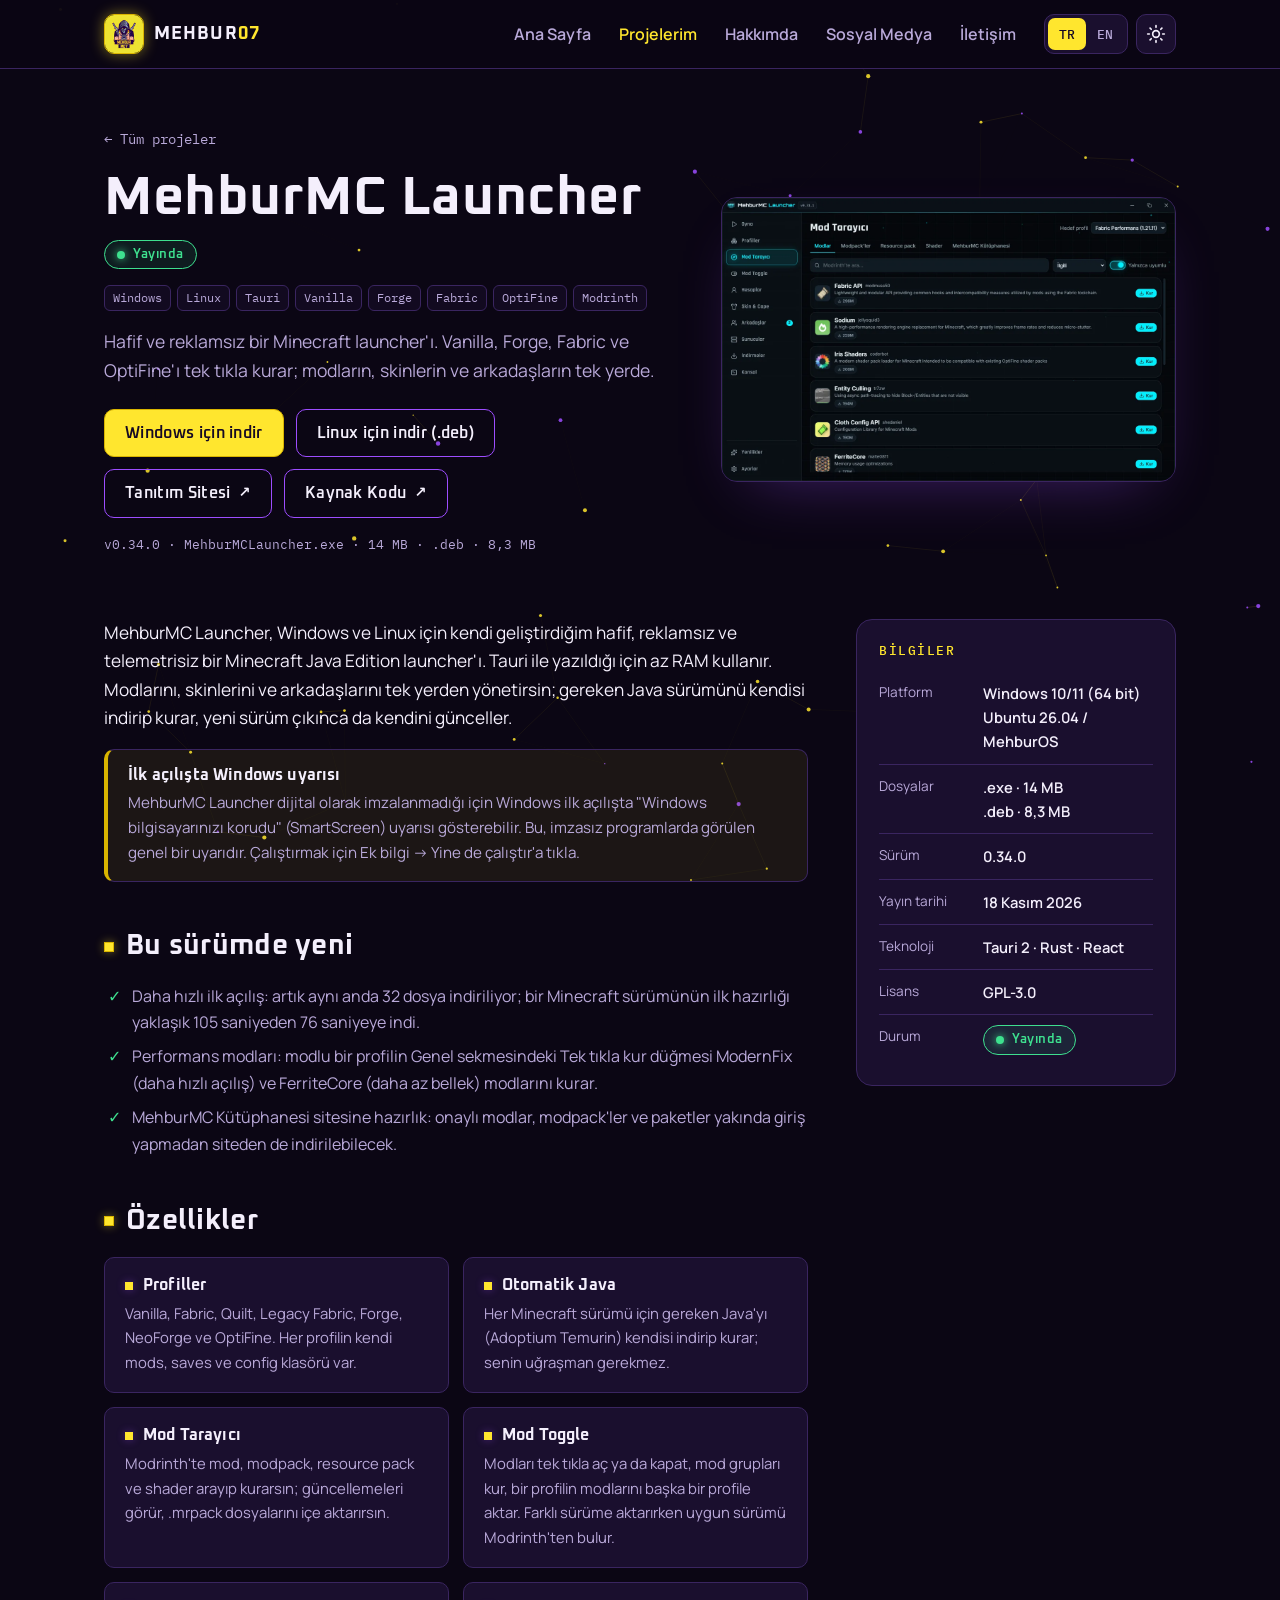
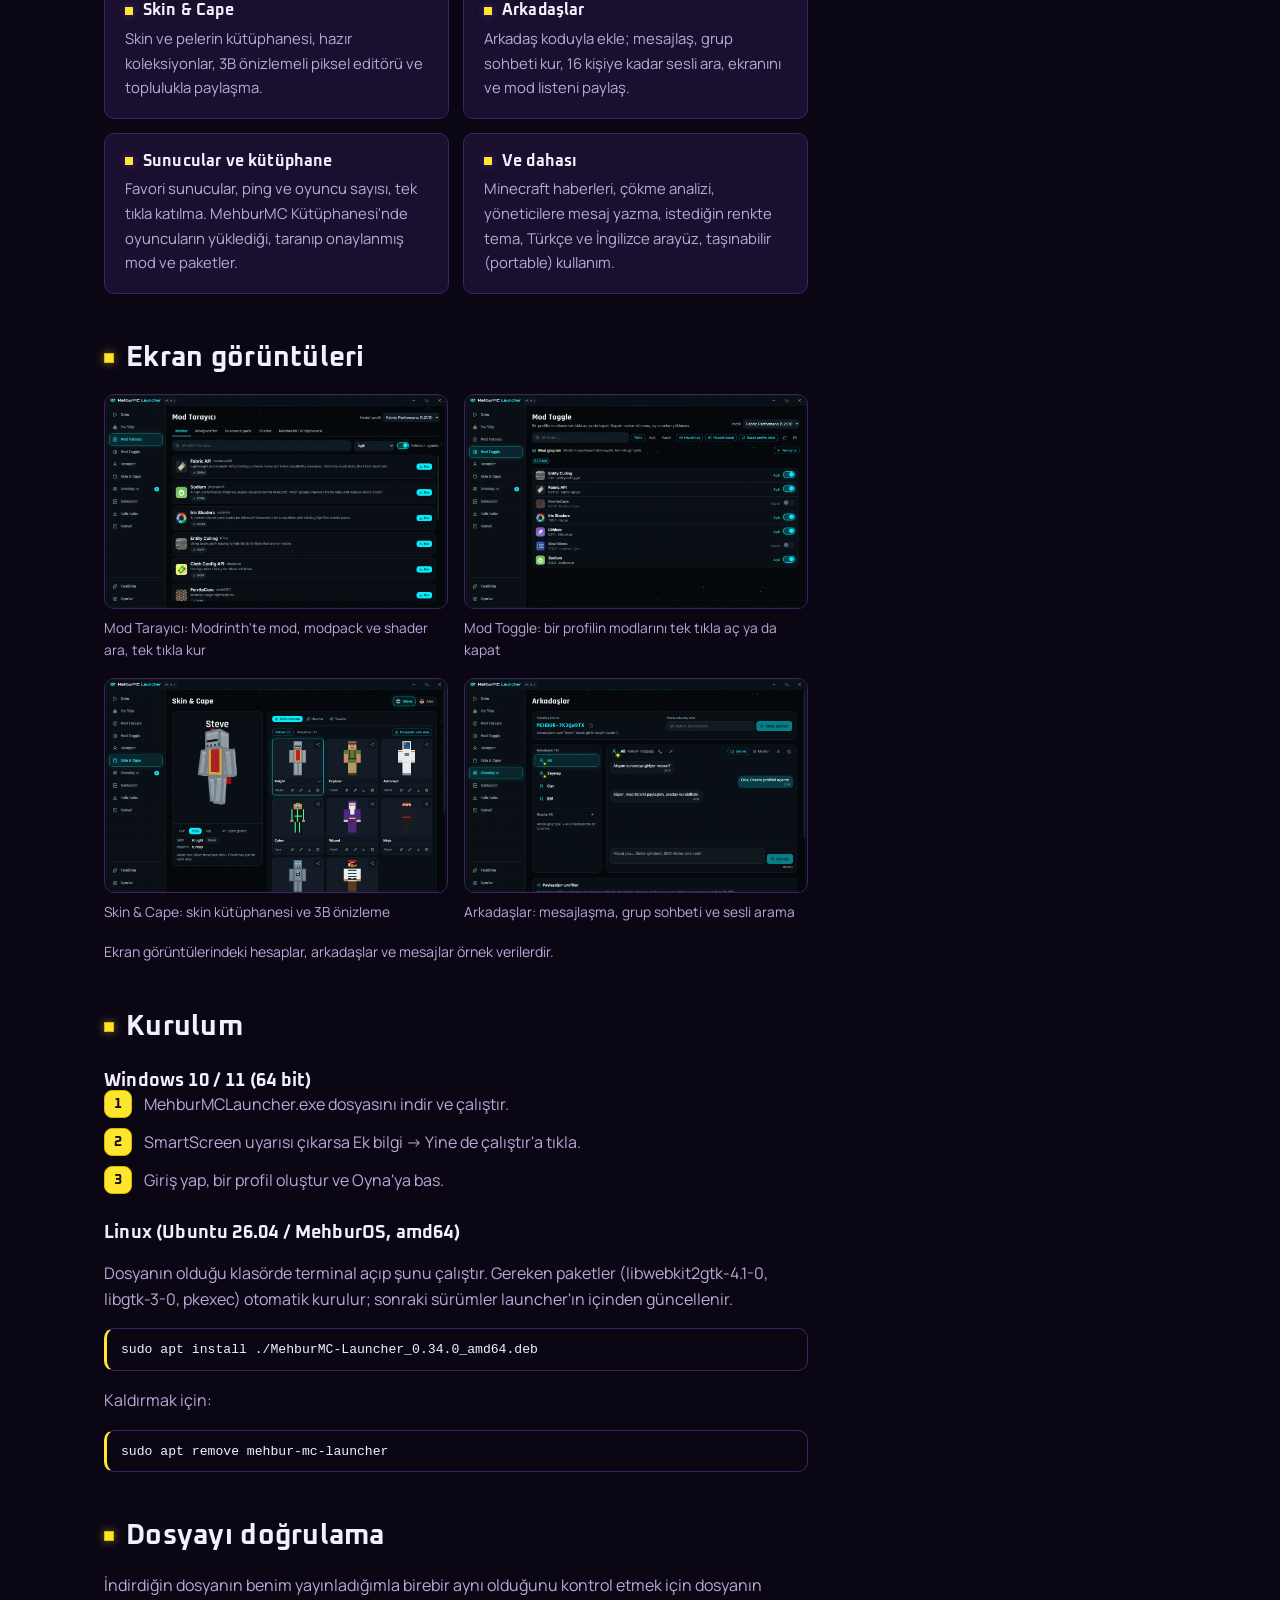
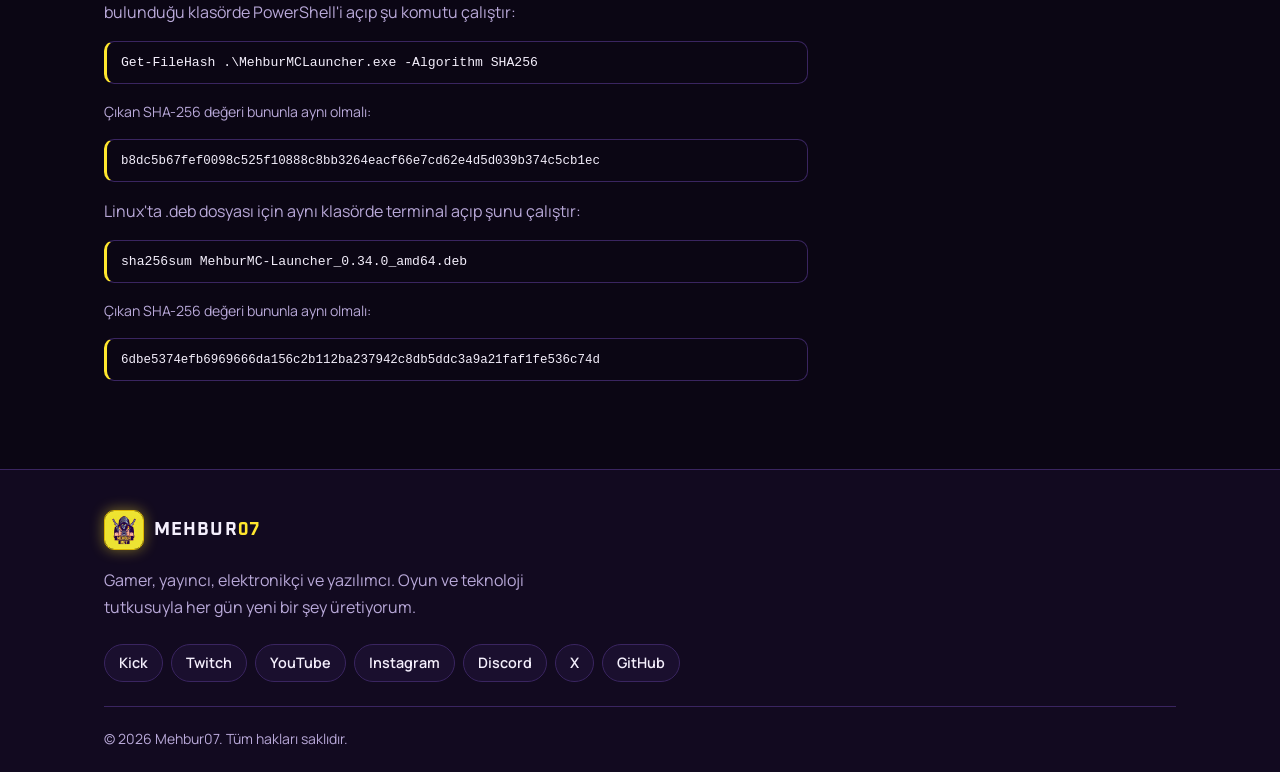
<file: proje-mehburmc-launcher.html>
<!doctype html>
<html lang="tr" data-theme="dark">
<head>
  <meta charset="utf-8">
  <meta name="viewport" content="width=device-width, initial-scale=1">
  <title>MehburMC Launcher — Mehbur07</title>
  <meta name="description" content="MehburMC Launcher: Windows ve Linux için hafif, reklamsız Minecraft launcher&#x27;ı. Özellikler, ekran görüntüleri, kurulum ve indirme.">
  <link rel="canonical" href="https://mehbur07.github.io/proje-mehburmc-launcher.html">
  <link rel="icon" href="favicon.ico" sizes="any">
  <link rel="icon" type="image/png" sizes="32x32" href="assets/img/favicon-32.png">
  <link rel="apple-touch-icon" href="assets/img/apple-touch-icon.png">
  <meta name="theme-color" content="#0b0614">
  <!-- Paylaşım önizlemesi (Discord, X, WhatsApp vb.) -->
  <meta property="og:type" content="website">
  <meta property="og:site_name" content="Mehbur07">
  <meta property="og:locale" content="tr_TR">
  <meta property="og:locale:alternate" content="en_US">
  <meta property="og:title" content="MehburMC Launcher — Mehbur07">
  <meta property="og:description" content="MehburMC Launcher: Windows ve Linux için hafif, reklamsız Minecraft launcher&#x27;ı. Özellikler, ekran görüntüleri, kurulum ve indirme.">
  <meta property="og:url" content="https://mehbur07.github.io/proje-mehburmc-launcher.html">
  <meta property="og:image" content="https://mehbur07.github.io/assets/img/og-image.jpg">
  <meta property="og:image:width" content="1200">
  <meta property="og:image:height" content="630">
  <meta property="og:image:alt" content="Mehbur07 — Mehmet Burak ŞAHİN">
  <meta name="twitter:card" content="summary_large_image">
  <meta name="twitter:site" content="@RealMehbur07X">
  <script>(function(){try{var d=document.documentElement,t=localStorage.getItem('m07-theme'),l=localStorage.getItem('m07-lang');if(t==='light'||t==='dark')d.setAttribute('data-theme',t);if(l==='en'||l==='tr')d.lang=l;}catch(e){}})();</script>
  <link rel="preconnect" href="https://fonts.googleapis.com">
  <link rel="preconnect" href="https://fonts.gstatic.com" crossorigin>
  <link rel="stylesheet" href="https://fonts.googleapis.com/css2?family=IBM+Plex+Mono:wght@500&family=Manrope:wght@400;500;600;700&family=Oxanium:wght@500;600;700&display=swap">
  <link rel="stylesheet" href="assets/css/style.css">
  <script src="assets/js/translations.js" defer></script>
  <script src="assets/js/main.js" defer></script>
</head>
<body data-page="projects">
  <header class="site-header" data-layout="header"></header>

  <main id="main">
    <!-- MehburMC Launcher detay sayfası: Projelerim'deki Windows ve Linux kartlarının "Sürüm Notları" düğmesi buraya gelir -->
    <section class="project-hero">
      <div class="container project-hero__grid">
        <div class="project-hero__text">
          <a class="back-link" data-i18n="pd.back" href="projelerim.html">← Tüm projeler</a>
          <div class="project-hero__title">
            <h1>MehburMC Launcher</h1>
            <span class="status-badge" data-i18n="pd.live">Yayında</span>
          </div>
          <ul class="tags"><li class="tag">Windows</li><li class="tag">Linux</li><li class="tag">Tauri</li><li class="tag">Vanilla</li><li class="tag">Forge</li><li class="tag">Fabric</li><li class="tag">OptiFine</li><li class="tag">Modrinth</li></ul>
          <p class="lead" data-i18n="pd.mmc.lead">Hafif ve reklamsız bir Minecraft launcher'ı. Vanilla, Forge, Fabric ve OptiFine'ı tek tıkla kurar; modların, skinlerin ve arkadaşların tek yerde.</p>
          <div class="btn-row">
            <a class="btn btn--primary" data-i18n="pd.mmc.dlWin" href="https://github.com/Mehbur07/mehbur07.github.io/releases/download/mehburmc-launcher-v0.34.0/MehburMCLauncher.exe">Windows için indir</a>
            <a class="btn btn--ghost" data-i18n="pd.mmc.dlLinux" href="https://github.com/Mehbur07/mehbur07.github.io/releases/download/mehburmc-launcher-v0.34.0/MehburMC-Launcher_0.34.0_amd64.deb">Linux için indir (.deb)</a>
            <a class="btn btn--ghost btn--ext" data-i18n="pd.mmc.site" href="https://mehburmc.github.io/" target="_blank" rel="noopener">Tanıtım Sitesi</a>
            <a class="btn btn--ghost btn--ext" href="https://github.com/Mehbur07/MehburMC-Launcher" target="_blank" rel="noopener" data-i18n="projects.source">Kaynak Kodu</a>
          </div>
          <p class="project-hero__meta">v0.34.0 · MehburMCLauncher.exe · 14 MB · .deb · <span data-i18n="projects.mmcl.size">8,3 MB</span></p>
        </div>
        <figure class="project-hero__media">
          <img src="assets/img/projeler/launcher-mod-browser.webp" alt="MehburMC Launcher Mod Tarayıcı ekranı" data-i18n-attr="alt:pd.mmc.heroAlt" width="1280" height="800" fetchpriority="high">
        </figure>
      </div>
    </section>

    <section class="section project-body">
      <div class="container project-layout">
        <div class="project-main">
          <p class="project-intro" data-i18n="pd.mmc.intro">MehburMC Launcher, Windows ve Linux için kendi geliştirdiğim hafif, reklamsız ve telemetrisiz bir Minecraft Java Edition launcher'ı. Tauri ile yazıldığı için az RAM kullanır. Modlarını, skinlerini ve arkadaşlarını tek yerden yönetirsin; gereken Java sürümünü kendisi indirip kurar, yeni sürüm çıkınca da kendini günceller.</p>

          <aside class="notice notice--warn">
            <h3 data-i18n="pd.mmc.warn.t">İlk açılışta Windows uyarısı</h3>
            <p data-i18n="pd.mmc.warn.p">MehburMC Launcher dijital olarak imzalanmadığı için Windows ilk açılışta "Windows bilgisayarınızı korudu" (SmartScreen) uyarısı gösterebilir. Bu, imzasız programlarda görülen genel bir uyarıdır. Çalıştırmak için Ek bilgi → Yine de çalıştır'a tıkla.</p>
          </aside>

          <h2><span data-i18n="pd.new">Bu sürümde yeni</span></h2>

          <ul class="check-list">
            <li data-i18n="pd.mmc.new1">Daha hızlı ilk açılış: artık aynı anda 32 dosya indiriliyor; bir Minecraft sürümünün ilk hazırlığı yaklaşık 105 saniyeden 76 saniyeye indi.</li>
            <li data-i18n="pd.mmc.new2">Performans modları: modlu bir profilin Genel sekmesindeki Tek tıkla kur düğmesi ModernFix (daha hızlı açılış) ve FerriteCore (daha az bellek) modlarını kurar.</li>
            <li data-i18n="pd.mmc.new3">MehburMC Kütüphanesi sitesine hazırlık: onaylı modlar, modpack'ler ve paketler yakında giriş yapmadan siteden de indirilebilecek.</li>
          </ul>

          <h2><span data-i18n="pd.features">Özellikler</span></h2>

          <div class="feature-grid">
            <article class="feature">
              <h3 data-i18n="pd.mmc.f1.t">Profiller</h3>
              <p data-i18n="pd.mmc.f1.p">Vanilla, Fabric, Quilt, Legacy Fabric, Forge, NeoForge ve OptiFine. Her profilin kendi mods, saves ve config klasörü var.</p>
            </article>
            <article class="feature">
              <h3 data-i18n="pd.mmc.f2.t">Otomatik Java</h3>
              <p data-i18n="pd.mmc.f2.p">Her Minecraft sürümü için gereken Java'yı (Adoptium Temurin) kendisi indirip kurar; senin uğraşman gerekmez.</p>
            </article>
            <article class="feature">
              <h3 data-i18n="pd.mmc.f3.t">Mod Tarayıcı</h3>
              <p data-i18n="pd.mmc.f3.p">Modrinth'te mod, modpack, resource pack ve shader arayıp kurarsın; güncellemeleri görür, .mrpack dosyalarını içe aktarırsın.</p>
            </article>
            <article class="feature">
              <h3 data-i18n="pd.mmc.f4.t">Mod Toggle</h3>
              <p data-i18n="pd.mmc.f4.p">Modları tek tıkla aç ya da kapat, mod grupları kur, bir profilin modlarını başka bir profile aktar. Farklı sürüme aktarırken uygun sürümü Modrinth'ten bulur.</p>
            </article>
            <article class="feature">
              <h3 data-i18n="pd.mmc.f5.t">Skin &amp; Cape</h3>
              <p data-i18n="pd.mmc.f5.p">Skin ve pelerin kütüphanesi, hazır koleksiyonlar, 3B önizlemeli piksel editörü ve toplulukla paylaşma.</p>
            </article>
            <article class="feature">
              <h3 data-i18n="pd.mmc.f6.t">Arkadaşlar</h3>
              <p data-i18n="pd.mmc.f6.p">Arkadaş koduyla ekle; mesajlaş, grup sohbeti kur, 16 kişiye kadar sesli ara, ekranını ve mod listeni paylaş.</p>
            </article>
            <article class="feature">
              <h3 data-i18n="pd.mmc.f7.t">Sunucular ve kütüphane</h3>
              <p data-i18n="pd.mmc.f7.p">Favori sunucular, ping ve oyuncu sayısı, tek tıkla katılma. MehburMC Kütüphanesi'nde oyuncuların yüklediği, taranıp onaylanmış mod ve paketler.</p>
            </article>
            <article class="feature">
              <h3 data-i18n="pd.mmc.f8.t">Ve dahası</h3>
              <p data-i18n="pd.mmc.f8.p">Minecraft haberleri, çökme analizi, yöneticilere mesaj yazma, istediğin renkte tema, Türkçe ve İngilizce arayüz, taşınabilir (portable) kullanım.</p>
            </article>
          </div>

          <h2><span data-i18n="pd.screens">Ekran görüntüleri</span></h2>

          <div class="gallery">
            <figure>
              <a href="assets/img/projeler/launcher-mod-browser.webp" target="_blank" rel="noopener"><img src="assets/img/projeler/launcher-mod-browser.webp" alt="Mod Tarayıcı: Modrinth&#x27;te mod, modpack ve shader ara, tek tıkla kur" data-i18n-attr="alt:pd.mmc.shot1" width="1280" height="800" loading="lazy"></a>
              <figcaption data-i18n="pd.mmc.shot1">Mod Tarayıcı: Modrinth'te mod, modpack ve shader ara, tek tıkla kur</figcaption>
            </figure>
            <figure>
              <a href="assets/img/projeler/launcher-mod-toggle.webp" target="_blank" rel="noopener"><img src="assets/img/projeler/launcher-mod-toggle.webp" alt="Mod Toggle: bir profilin modlarını tek tıkla aç ya da kapat" data-i18n-attr="alt:pd.mmc.shot2" width="1280" height="800" loading="lazy"></a>
              <figcaption data-i18n="pd.mmc.shot2">Mod Toggle: bir profilin modlarını tek tıkla aç ya da kapat</figcaption>
            </figure>
            <figure>
              <a href="assets/img/projeler/launcher-skins.webp" target="_blank" rel="noopener"><img src="assets/img/projeler/launcher-skins.webp" alt="Skin &amp; Cape: skin kütüphanesi ve 3B önizleme" data-i18n-attr="alt:pd.mmc.shot3" width="1280" height="800" loading="lazy"></a>
              <figcaption data-i18n="pd.mmc.shot3">Skin &amp; Cape: skin kütüphanesi ve 3B önizleme</figcaption>
            </figure>
            <figure>
              <a href="assets/img/projeler/launcher-friends.webp" target="_blank" rel="noopener"><img src="assets/img/projeler/launcher-friends.webp" alt="Arkadaşlar: mesajlaşma, grup sohbeti ve sesli arama" data-i18n-attr="alt:pd.mmc.shot4" width="1280" height="800" loading="lazy"></a>
              <figcaption data-i18n="pd.mmc.shot4">Arkadaşlar: mesajlaşma, grup sohbeti ve sesli arama</figcaption>
            </figure>
          </div>

          <p class="project-small" data-i18n="pd.mmc.shotsNote">Ekran görüntülerindeki hesaplar, arkadaşlar ve mesajlar örnek verilerdir.</p>

          <h2><span data-i18n="pd.install">Kurulum</span></h2>

          <h3>Windows 10 / 11 (64 bit)</h3>

          <ol class="steps">
            <li data-i18n="pd.mmc.win1">MehburMCLauncher.exe dosyasını indir ve çalıştır.</li>
            <li data-i18n="pd.mmc.win2">SmartScreen uyarısı çıkarsa Ek bilgi → Yine de çalıştır'a tıkla.</li>
            <li data-i18n="pd.mmc.win3">Giriş yap, bir profil oluştur ve Oyna'ya bas.</li>
          </ol>

          <h3 id="linux">Linux (Ubuntu 26.04 / MehburOS, amd64)</h3>

          <p data-i18n="pd.mmc.linuxText">Dosyanın olduğu klasörde terminal açıp şunu çalıştır. Gereken paketler (libwebkit2gtk-4.1-0, libgtk-3-0, pkexec) otomatik kurulur; sonraki sürümler launcher'ın içinden güncellenir.</p>

          <pre class="cmd"><code>sudo apt install ./MehburMC-Launcher_0.34.0_amd64.deb</code></pre>

          <p data-i18n="pd.mmc.linuxRemove">Kaldırmak için:</p>

          <pre class="cmd"><code>sudo apt remove mehbur-mc-launcher</code></pre>

          <h2><span data-i18n="pd.verify">Dosyayı doğrulama</span></h2>

          <p data-i18n="pd.verifyText">İndirdiğin dosyanın benim yayınladığımla birebir aynı olduğunu kontrol etmek için dosyanın bulunduğu klasörde PowerShell'i açıp şu komutu çalıştır:</p>

          <pre class="cmd"><code>Get-FileHash .\MehburMCLauncher.exe -Algorithm SHA256</code></pre>

          <p class="project-small" data-i18n="pd.verifyExpect">Çıkan SHA-256 değeri bununla aynı olmalı:</p>

          <pre class="cmd cmd--hash"><code>b8dc5b67fef0098c525f10888c8bb3264eacf66e7cd62e4d5d039b374c5cb1ec</code></pre>

          <p data-i18n="pd.verifyLinux">Linux'ta .deb dosyası için aynı klasörde terminal açıp şunu çalıştır:</p>

          <pre class="cmd"><code>sha256sum MehburMC-Launcher_0.34.0_amd64.deb</code></pre>

          <p class="project-small" data-i18n="pd.verifyExpect">Çıkan SHA-256 değeri bununla aynı olmalı:</p>

          <pre class="cmd cmd--hash"><code>6dbe5374efb6969666da156c2b112ba237942c8db5ddc3a9a21faf1fe536c74d</code></pre>
        </div>

        <aside class="project-aside">
          <div class="info-box">
            <p class="eyebrow" data-i18n="pd.info">Bilgiler</p>
            <dl>
              <div><dt><span data-i18n="pd.platform">Platform</span></dt><dd>Windows 10/11 (64 bit)<br>Ubuntu 26.04 / MehburOS</dd></div>
              <div><dt><span data-i18n="pd.files">Dosyalar</span></dt><dd>.exe · 14 MB<br>.deb · <span data-i18n="projects.mmcl.size">8,3 MB</span></dd></div>
              <div><dt><span data-i18n="pd.version">Sürüm</span></dt><dd>0.34.0</dd></div>
              <div><dt><span data-i18n="pd.date">Yayın tarihi</span></dt><dd><span data-i18n="pd.date.nov18">18 Kasım 2026</span></dd></div>
              <div><dt><span data-i18n="pd.tech">Teknoloji</span></dt><dd>Tauri 2 · Rust · React</dd></div>
              <div><dt><span data-i18n="pd.license">Lisans</span></dt><dd>GPL-3.0</dd></div>
              <div><dt><span data-i18n="pd.status">Durum</span></dt><dd><span class="status-badge" data-i18n="pd.live">Yayında</span></dd></div>
            </dl>
          </div>
        </aside>
      </div>
    </section>
  </main>

  <footer class="site-footer" data-layout="footer"></footer>
</body>
</html>
</file>
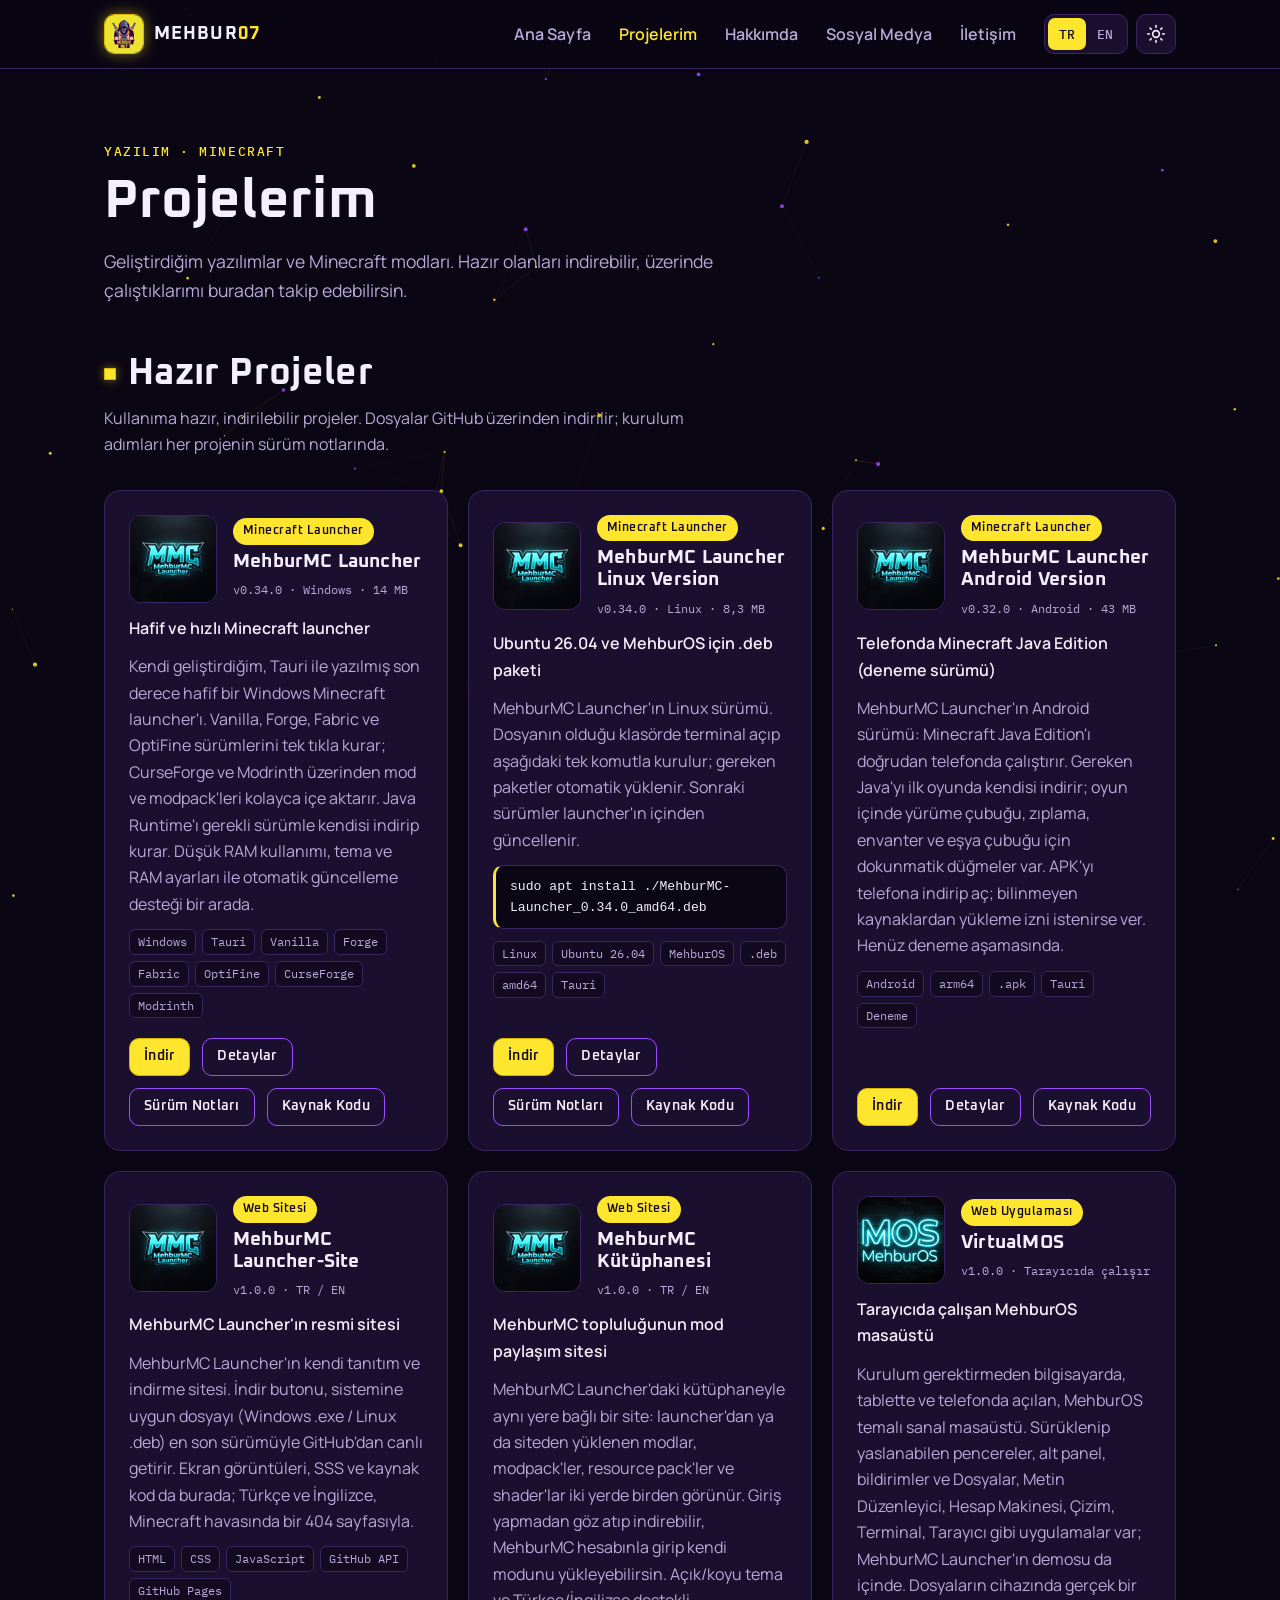
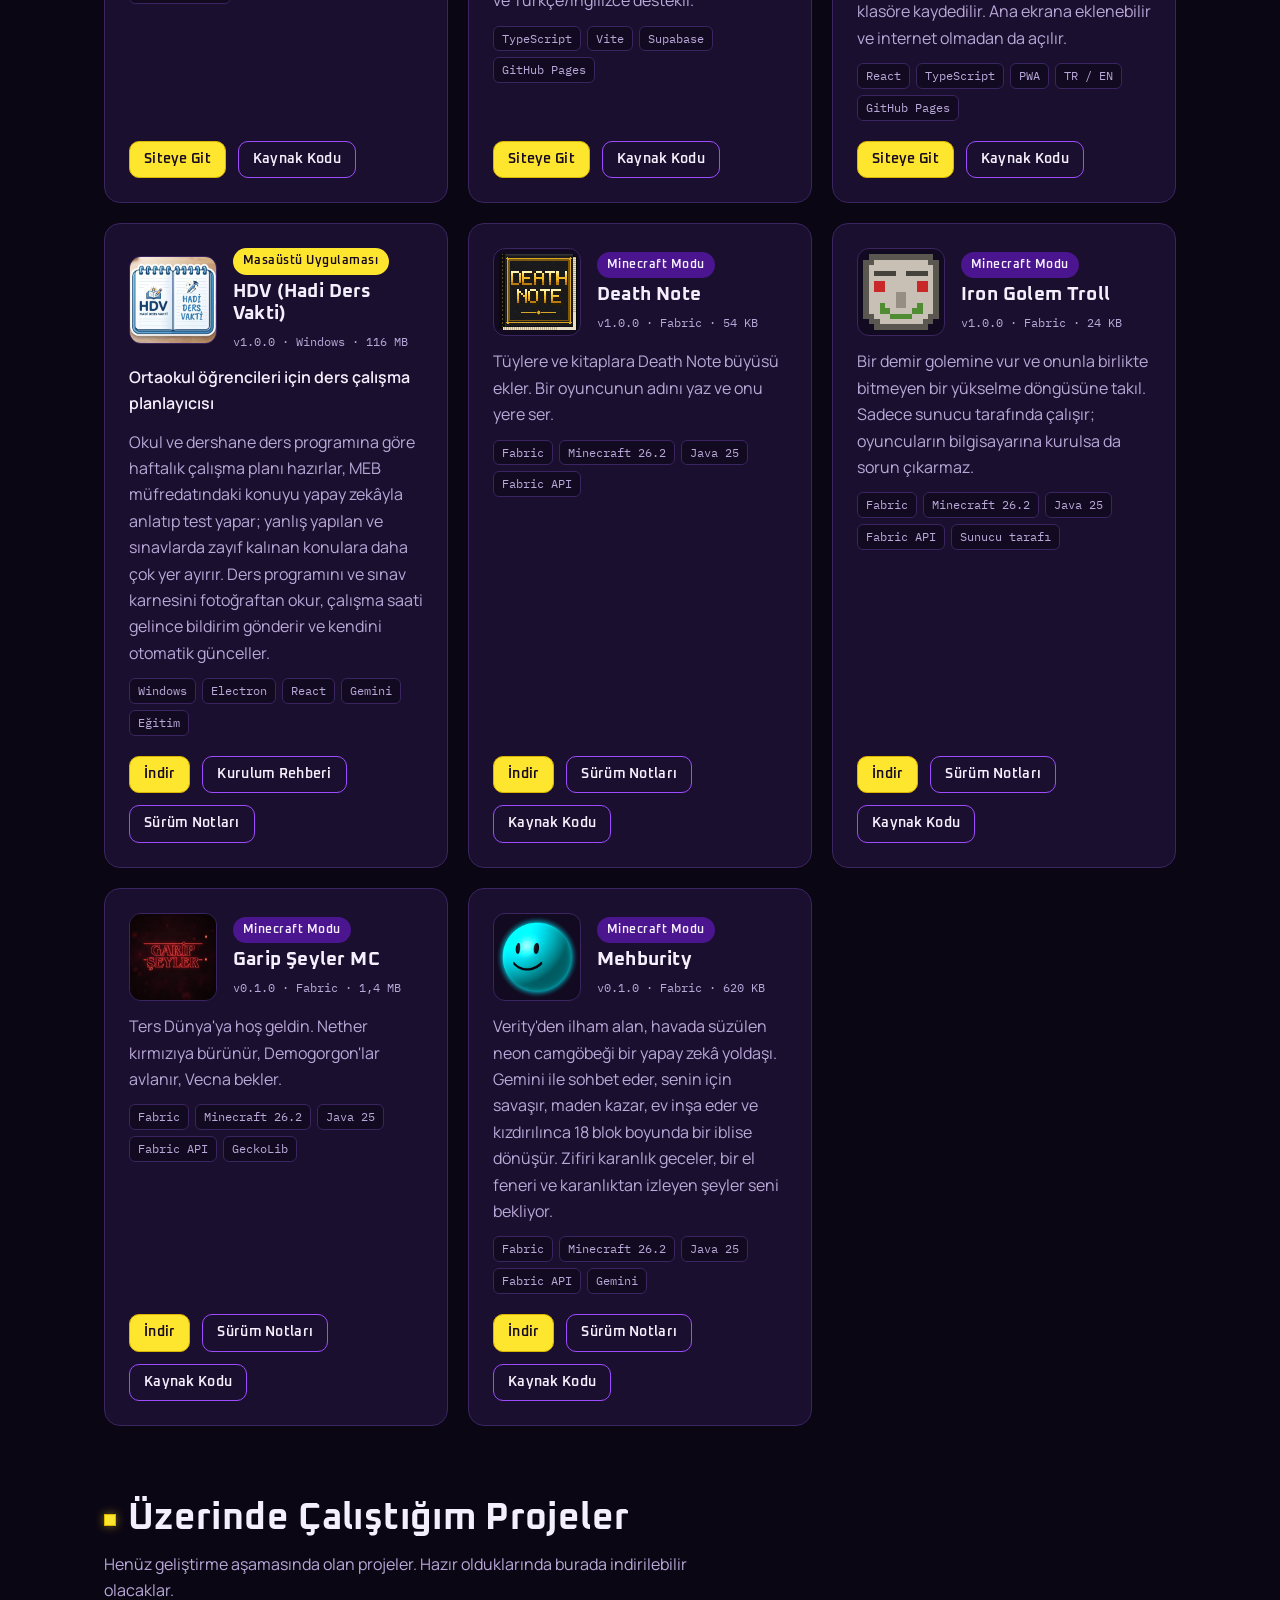
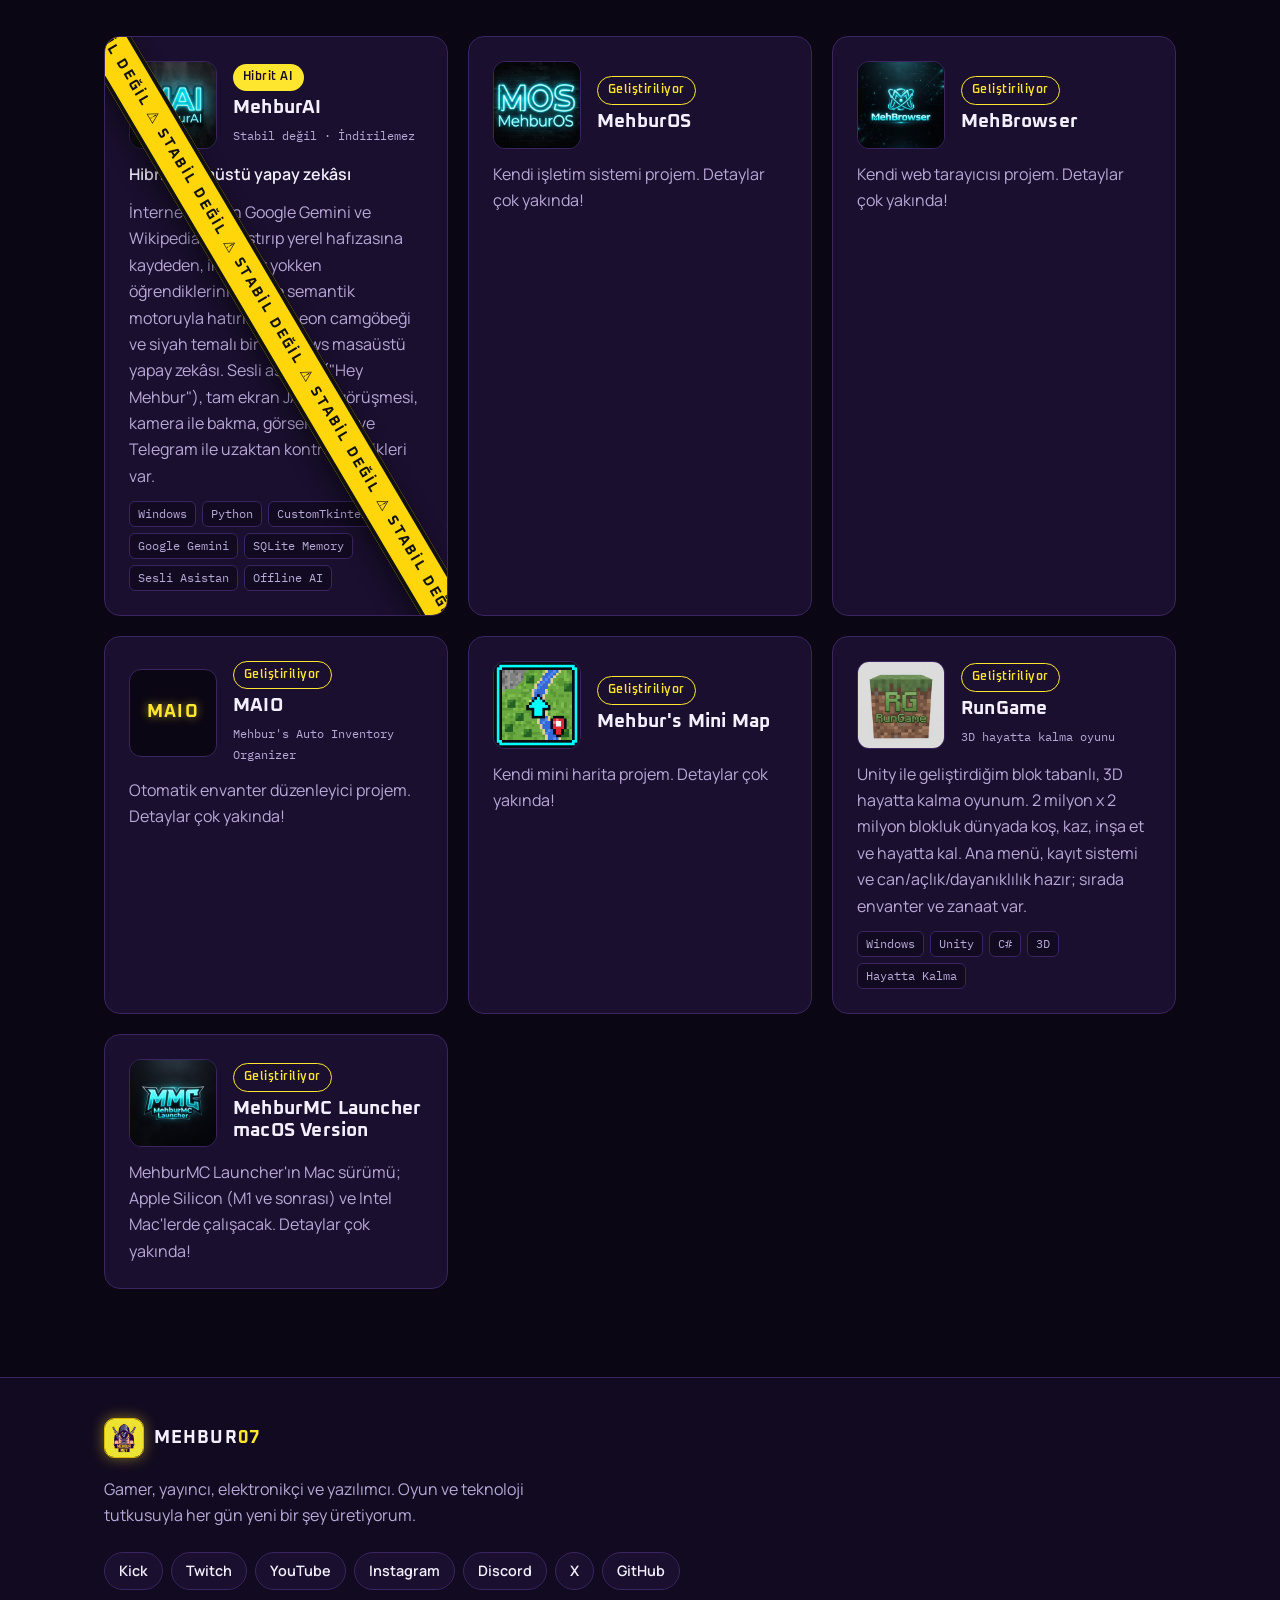
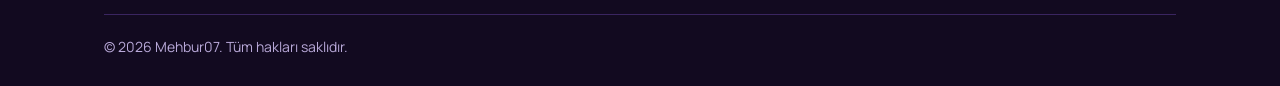
<file: projelerim.html>
<!doctype html>
<html lang="tr" data-theme="dark">
<head>
  <meta charset="utf-8">
  <meta name="viewport" content="width=device-width, initial-scale=1">
  <title data-i18n="title.projects">Projelerim — Mehbur07</title>
  <meta name="description" content="Mehbur07'nin projeleri: MehburMC Launcher (Windows, Linux ve Android), Minecraft modları (Death Note, Iron Golem Troll, Garip Şeyler MC, Mehburity) ve geliştirilmekte olan yazılımlar.">
  <link rel="canonical" href="https://mehbur07.github.io/projelerim.html">
  <link rel="icon" href="favicon.ico" sizes="any">
  <link rel="icon" type="image/png" sizes="32x32" href="assets/img/favicon-32.png">
  <link rel="apple-touch-icon" href="assets/img/apple-touch-icon.png">
  <meta name="theme-color" content="#0b0614">
  <!-- Paylaşım önizlemesi (Discord, X, WhatsApp vb.) -->
  <meta property="og:type" content="website">
  <meta property="og:site_name" content="Mehbur07">
  <meta property="og:locale" content="tr_TR">
  <meta property="og:locale:alternate" content="en_US">
  <meta property="og:title" content="Projelerim — Mehbur07">
  <meta property="og:description" content="Mehbur07'nin projeleri: MehburMC Launcher (Windows, Linux ve Android), Minecraft modları (Death Note, Iron Golem Troll, Garip Şeyler MC, Mehburity) ve geliştirilmekte olan yazılımlar.">
  <meta property="og:url" content="https://mehbur07.github.io/projelerim.html">
  <meta property="og:image" content="https://mehbur07.github.io/assets/img/og-image.jpg">
  <meta property="og:image:width" content="1200">
  <meta property="og:image:height" content="630">
  <meta property="og:image:alt" content="Mehbur07 — Mehmet Burak ŞAHİN">
  <meta name="twitter:card" content="summary_large_image">
  <meta name="twitter:site" content="@RealMehbur07X">
  <script>(function(){try{var d=document.documentElement,t=localStorage.getItem('m07-theme'),l=localStorage.getItem('m07-lang');if(t==='light'||t==='dark')d.setAttribute('data-theme',t);if(l==='en'||l==='tr')d.lang=l;}catch(e){}})();</script>
  <link rel="preconnect" href="https://fonts.googleapis.com">
  <link rel="preconnect" href="https://fonts.gstatic.com" crossorigin>
  <link rel="stylesheet" href="https://fonts.googleapis.com/css2?family=IBM+Plex+Mono:wght@500&family=Manrope:wght@400;500;600;700&family=Oxanium:wght@500;600;700&display=swap">
  <link rel="stylesheet" href="assets/css/style.css">
  <script src="assets/js/translations.js" defer></script>
  <script src="assets/js/main.js" defer></script>
</head>
<body data-page="projects">
  <header class="site-header" data-layout="header"></header>

  <main id="main">
    <section class="page-head">
      <div class="container">
        <p class="eyebrow"><span data-i18n="projects.eyebrow">Yazılım</span> · <span lang="en">Minecraft</span></p>
        <h1 data-i18n="nav.projects">Projelerim</h1>
        <p data-i18n="projects.lead">Geliştirdiğim yazılımlar ve Minecraft modları. Hazır olanları indirebilir, üzerinde çalıştıklarımı buradan takip edebilirsin.</p>
      </div>
    </section>

    <section class="section" style="padding-top: 40px">
      <div class="container">

        <!-- ============ HAZIR PROJELER ============ -->
        <div class="project-group" aria-labelledby="ready-title">
          <div class="section-head">
            <h2 class="section-title" id="ready-title" data-i18n="projects.readyTitle">Hazır Projeler</h2>
            <p data-i18n="projects.readyText">Kullanıma hazır, indirilebilir projeler. Dosyalar GitHub üzerinden indirilir; kurulum adımları her projenin sürüm notlarında.</p>
          </div>

          <div class="grid">
            <!-- MehburMC Launcher -->
            <article class="card project-card">
              <div class="project-card__head">
                <div class="card__media"><img src="assets/img/mehburmc.jpg" alt="MehburMC Launcher logosu" data-i18n-attr="alt:alt.mmc" width="88" height="88" loading="lazy"></div>
                <div class="project-card__title">
                  <span class="badge" data-i18n="projects.typeLauncher">Minecraft Launcher</span>
                  <h3>MehburMC Launcher</h3>
                  <span class="project-card__meta">v0.34.0 · Windows · 14 MB</span>
                </div>
              </div>
              <p class="project-card__subtitle" data-i18n="projects.mmc.subtitle">Hafif ve hızlı Minecraft launcher</p>
              <p data-i18n="projects.mmc.text">Kendi geliştirdiğim, Tauri ile yazılmış son derece hafif bir Windows Minecraft launcher'ı. Vanilla, Forge, Fabric ve OptiFine sürümlerini tek tıkla kurar; CurseForge ve Modrinth üzerinden mod ve modpack'leri kolayca içe aktarır. Java Runtime'ı gerekli sürümle kendisi indirip kurar. Düşük RAM kullanımı, tema ve RAM ayarları ile otomatik güncelleme desteği bir arada.</p>
              <ul class="tags">
                <li class="tag">Windows</li><li class="tag">Tauri</li><li class="tag">Vanilla</li><li class="tag">Forge</li>
                <li class="tag">Fabric</li><li class="tag">OptiFine</li><li class="tag">CurseForge</li><li class="tag">Modrinth</li>
              </ul>
              <div class="card__footer btn-row">
                <a class="btn btn--primary btn--sm" href="https://github.com/Mehbur07/mehbur07.github.io/releases/download/mehburmc-launcher-v0.34.0/MehburMCLauncher.exe" data-i18n="projects.download">İndir</a>
                <a class="btn btn--ghost btn--sm" href="https://mehburmc.github.io/" target="_blank" rel="noopener" data-i18n="projects.details">Detaylar</a>
                <a class="btn btn--ghost btn--sm" href="proje-mehburmc-launcher.html" data-i18n="projects.releaseNotes">Sürüm Notları</a>
                <a class="btn btn--ghost btn--sm" href="https://github.com/Mehbur07/MehburMC-Launcher" target="_blank" rel="noopener" data-i18n="projects.source">Kaynak Kodu</a>
              </div>
            </article>

            <!-- MehburMC Launcher (Linux): aynı Release'teki .deb dosyası -->
            <article class="card project-card">
              <div class="project-card__head">
                <div class="card__media"><img src="assets/img/mehburmc.jpg" alt="MehburMC Launcher Linux logosu" data-i18n-attr="alt:alt.mmcl" width="88" height="88" loading="lazy"></div>
                <div class="project-card__title">
                  <span class="badge" data-i18n="projects.typeLauncher">Minecraft Launcher</span>
                  <h3>MehburMC Launcher Linux Version</h3>
                  <span class="project-card__meta">v0.34.0 · Linux · <span data-i18n="projects.mmcl.size">8,3 MB</span></span>
                </div>
              </div>
              <p class="project-card__subtitle" data-i18n="projects.mmcl.subtitle">Ubuntu 26.04 ve MehburOS için .deb paketi</p>
              <p data-i18n="projects.mmcl.text">MehburMC Launcher'ın Linux sürümü. Dosyanın olduğu klasörde terminal açıp aşağıdaki tek komutla kurulur; gereken paketler otomatik yüklenir. Sonraki sürümler launcher'ın içinden güncellenir.</p>
              <pre class="cmd"><code>sudo apt install ./MehburMC-Launcher_0.34.0_amd64.deb</code></pre>
              <ul class="tags">
                <li class="tag">Linux</li><li class="tag">Ubuntu 26.04</li><li class="tag">MehburOS</li><li class="tag">.deb</li><li class="tag">amd64</li><li class="tag">Tauri</li>
              </ul>
              <div class="card__footer btn-row">
                <a class="btn btn--primary btn--sm" href="https://github.com/Mehbur07/mehbur07.github.io/releases/download/mehburmc-launcher-v0.34.0/MehburMC-Launcher_0.34.0_amd64.deb" data-i18n="projects.download">İndir</a>
                <a class="btn btn--ghost btn--sm" href="https://mehburmc.github.io/" target="_blank" rel="noopener" data-i18n="projects.details">Detaylar</a>
                <a class="btn btn--ghost btn--sm" href="proje-mehburmc-launcher.html#linux" data-i18n="projects.releaseNotes">Sürüm Notları</a>
                <a class="btn btn--ghost btn--sm" href="https://github.com/Mehbur07/MehburMC-Launcher" target="_blank" rel="noopener" data-i18n="projects.source">Kaynak Kodu</a>
              </div>
            </article>

            <!-- MehburMC Launcher (Android): aynı Release'teki .apk dosyası -->
            <article class="card project-card">
              <div class="project-card__head">
                <div class="card__media"><img src="assets/img/mehburmc.jpg" alt="MehburMC Launcher Android logosu" data-i18n-attr="alt:alt.mmca" width="88" height="88" loading="lazy"></div>
                <div class="project-card__title">
                  <span class="badge" data-i18n="projects.typeLauncher">Minecraft Launcher</span>
                  <h3>MehburMC Launcher Android Version</h3>
                  <span class="project-card__meta">v0.32.0 · Android · 43 MB</span>
                </div>
              </div>
              <p class="project-card__subtitle" data-i18n="projects.mmca.subtitle">Telefonda Minecraft Java Edition (deneme sürümü)</p>
              <p data-i18n="projects.mmca.text">MehburMC Launcher'ın Android sürümü: Minecraft Java Edition'ı doğrudan telefonda çalıştırır. Gereken Java'yı ilk oyunda kendisi indirir; oyun içinde yürüme çubuğu, zıplama, envanter ve eşya çubuğu için dokunmatik düğmeler var. APK'yı telefona indirip aç; bilinmeyen kaynaklardan yükleme izni istenirse ver. Henüz deneme aşamasında.</p>
              <ul class="tags">
                <li class="tag">Android</li><li class="tag">arm64</li><li class="tag">.apk</li><li class="tag">Tauri</li><li class="tag" data-i18n="projects.mmca.beta">Deneme</li>
              </ul>
              <div class="card__footer btn-row">
                <a class="btn btn--primary btn--sm" href="https://github.com/Mehbur07/mehbur07.github.io/releases/download/mehburmc-launcher-v0.32.0/MehburMC-0.32.0-arm64.apk" data-i18n="projects.download">İndir</a>
                <a class="btn btn--ghost btn--sm" href="https://mehburmc.github.io/" target="_blank" rel="noopener" data-i18n="projects.details">Detaylar</a>
                <a class="btn btn--ghost btn--sm" href="https://github.com/Mehbur07/MehburMC-Launcher" target="_blank" rel="noopener" data-i18n="projects.source">Kaynak Kodu</a>
              </div>
            </article>

            <!-- MehburMC Launcher-Site: launcher'ın tanıtım ve indirme sitesi (mmc-site reposu) -->
            <article class="card project-card">
              <div class="project-card__head">
                <div class="card__media"><img src="assets/img/mehburmc.jpg" alt="MehburMC Launcher-Site logosu" data-i18n-attr="alt:alt.mmcsite" width="88" height="88" loading="lazy"></div>
                <div class="project-card__title">
                  <span class="badge" data-i18n="projects.typeSite">Web Sitesi</span>
                  <h3>MehburMC Launcher-Site</h3>
                  <span class="project-card__meta">v1.0.0 · TR / EN</span>
                </div>
              </div>
              <p class="project-card__subtitle" data-i18n="projects.mmcsite.subtitle">MehburMC Launcher'ın resmi sitesi</p>
              <p data-i18n="projects.mmcsite.text">MehburMC Launcher'ın kendi tanıtım ve indirme sitesi. İndir butonu, sistemine uygun dosyayı (Windows .exe / Linux .deb) en son sürümüyle GitHub'dan canlı getirir. Ekran görüntüleri, SSS ve kaynak kod da burada; Türkçe ve İngilizce, Minecraft havasında bir 404 sayfasıyla.</p>
              <ul class="tags">
                <li class="tag">HTML</li><li class="tag">CSS</li><li class="tag">JavaScript</li><li class="tag">GitHub API</li><li class="tag">GitHub Pages</li>
              </ul>
              <div class="card__footer btn-row">
                <a class="btn btn--primary btn--sm" href="https://mehburmc.github.io/" target="_blank" rel="noopener" data-i18n="projects.visit">Siteye Git</a>
                <a class="btn btn--ghost btn--sm" href="https://github.com/mehburmc/mehburmc.github.io" target="_blank" rel="noopener" data-i18n="projects.source">Kaynak Kodu</a>
              </div>
            </article>

            <!-- MehburMC Kütüphanesi: launcher ile ortak mod kütüphanesinin sitesi (mehburmclibrary.github.io) -->
            <article class="card project-card">
              <div class="project-card__head">
                <div class="card__media"><img src="assets/img/mehburmc.jpg" alt="MehburMC Kütüphanesi logosu" data-i18n-attr="alt:alt.mmclib" width="88" height="88" loading="lazy"></div>
                <div class="project-card__title">
                  <span class="badge" data-i18n="projects.typeSite">Web Sitesi</span>
                  <h3>MehburMC Kütüphanesi</h3>
                  <span class="project-card__meta">v1.0.0 · TR / EN</span>
                </div>
              </div>
              <p class="project-card__subtitle" data-i18n="projects.mmclib.subtitle">MehburMC topluluğunun mod paylaşım sitesi</p>
              <p data-i18n="projects.mmclib.text">MehburMC Launcher'daki kütüphaneyle aynı yere bağlı bir site: launcher'dan ya da siteden yüklenen modlar, modpack'ler, resource pack'ler ve shader'lar iki yerde birden görünür. Giriş yapmadan göz atıp indirebilir, MehburMC hesabınla girip kendi modunu yükleyebilirsin. Açık/koyu tema ve Türkçe/İngilizce destekli.</p>
              <ul class="tags">
                <li class="tag">TypeScript</li><li class="tag">Vite</li><li class="tag">Supabase</li><li class="tag">GitHub Pages</li>
              </ul>
              <div class="card__footer btn-row">
                <a class="btn btn--primary btn--sm" href="https://mehburmclibrary.github.io/" target="_blank" rel="noopener" data-i18n="projects.visit">Siteye Git</a>
                <a class="btn btn--ghost btn--sm" href="https://github.com/mehburmclibrary/mehburmclibrary.github.io" target="_blank" rel="noopener" data-i18n="projects.source">Kaynak Kodu</a>
              </div>
            </article>

            <!-- VirtualMOS: tarayıcıda çalışan MehburOS temalı sanal masaüstü (eski Win11 Web), indirme yok -->
            <article class="card project-card">
              <div class="project-card__head">
                <div class="card__media"><img src="assets/img/mehburos.jpg" alt="VirtualMOS logosu" data-i18n-attr="alt:alt.w11" width="88" height="88" loading="lazy"></div>
                <div class="project-card__title">
                  <span class="badge" data-i18n="projects.typeWeb">Web Uygulaması</span>
                  <h3>VirtualMOS</h3>
                  <span class="project-card__meta">v1.0.0 · <span data-i18n="projects.w11.meta">Tarayıcıda çalışır</span></span>
                </div>
              </div>
              <p class="project-card__subtitle" data-i18n="projects.w11.subtitle">Tarayıcıda çalışan MehburOS masaüstü</p>
              <p data-i18n="projects.w11.text">Kurulum gerektirmeden bilgisayarda, tablette ve telefonda açılan, MehburOS temalı sanal masaüstü. Sürüklenip yaslanabilen pencereler, alt panel, bildirimler ve Dosyalar, Metin Düzenleyici, Hesap Makinesi, Çizim, Terminal, Tarayıcı gibi uygulamalar var; MehburMC Launcher'ın demosu da içinde. Dosyaların cihazında gerçek bir klasöre kaydedilir. Ana ekrana eklenebilir ve internet olmadan da açılır.</p>
              <ul class="tags">
                <li class="tag">React</li><li class="tag">TypeScript</li><li class="tag">PWA</li><li class="tag">TR / EN</li><li class="tag">GitHub Pages</li>
              </ul>
              <div class="card__footer btn-row">
                <a class="btn btn--primary btn--sm" href="https://virtualmos.github.io/" target="_blank" rel="noopener" data-i18n="projects.visit">Siteye Git</a>
                <a class="btn btn--ghost btn--sm" href="https://github.com/virtualmos/virtualmos.github.io" target="_blank" rel="noopener" data-i18n="projects.source">Kaynak Kodu</a>
              </div>
            </article>

            <!-- HDV (Hadi Ders Vakti): Windows ders çalışma uygulaması. Kaynak kod gizli; kurulum dosyası
                 herkese açık Mehbur07/hdv-surumler Releases'inden iner (her zaman en son sürüm) -->
            <article class="card project-card">
              <div class="project-card__head">
                <div class="card__media"><img src="assets/img/hdv.jpg" alt="HDV (Hadi Ders Vakti) logosu" data-i18n-attr="alt:alt.hdv" width="88" height="88" loading="lazy"></div>
                <div class="project-card__title">
                  <span class="badge" data-i18n="projects.typeDesktop">Masaüstü Uygulaması</span>
                  <h3>HDV (Hadi Ders Vakti)</h3>
                  <span class="project-card__meta">v1.0.0 · Windows · 116 MB</span>
                </div>
              </div>
              <p class="project-card__subtitle" data-i18n="projects.hdv.subtitle">Ortaokul öğrencileri için ders çalışma planlayıcısı</p>
              <p data-i18n="projects.hdv.text">Okul ve dershane ders programına göre haftalık çalışma planı hazırlar, MEB müfredatındaki konuyu yapay zekâyla anlatıp test yapar; yanlış yapılan ve sınavlarda zayıf kalınan konulara daha çok yer ayırır. Ders programını ve sınav karnesini fotoğraftan okur, çalışma saati gelince bildirim gönderir ve kendini otomatik günceller.</p>
              <ul class="tags">
                <li class="tag">Windows</li><li class="tag">Electron</li><li class="tag">React</li><li class="tag">Gemini</li>
                <li class="tag" data-i18n="projects.hdv.edu">Eğitim</li>
              </ul>
              <div class="card__footer btn-row">
                <a class="btn btn--primary btn--sm" href="https://github.com/Mehbur07/hdv-surumler/releases/latest/download/HDV-Kurulum.exe" data-i18n="projects.download">İndir</a>
                <a class="btn btn--ghost btn--sm" href="https://github.com/Mehbur07/hdv-surumler#readme" target="_blank" rel="noopener" data-i18n="projects.installGuide">Kurulum Rehberi</a>
                <a class="btn btn--ghost btn--sm" href="https://github.com/Mehbur07/hdv-surumler/releases/latest" target="_blank" rel="noopener" data-i18n="projects.releaseNotes">Sürüm Notları</a>
              </div>
            </article>

            <!-- Death Note -->
            <article class="card project-card">
              <div class="project-card__head">
                <div class="card__media"><img class="img-pixel" src="assets/img/deathnote.png" alt="Death Note modu logosu" data-i18n-attr="alt:alt.dn" width="88" height="88" loading="lazy"></div>
                <div class="project-card__title">
                  <span class="badge badge--purple" data-i18n="projects.typeMod">Minecraft Modu</span>
                  <h3>Death Note</h3>
                  <span class="project-card__meta">v1.0.0 · Fabric · 54 KB</span>
                </div>
              </div>
              <p data-i18n="projects.dn.text">Tüylere ve kitaplara Death Note büyüsü ekler. Bir oyuncunun adını yaz ve onu yere ser.</p>
              <ul class="tags">
                <li class="tag">Fabric</li><li class="tag">Minecraft 26.2</li><li class="tag">Java 25</li><li class="tag">Fabric API</li>
              </ul>
              <div class="card__footer btn-row">
                <a class="btn btn--primary btn--sm" href="https://github.com/Mehbur07/mehbur07.github.io/releases/download/deathnote-v1.0.0/deathnote-1.0.0.jar" data-i18n="projects.download">İndir</a>
                <a class="btn btn--ghost btn--sm" href="proje-death-note.html" data-i18n="projects.releaseNotes">Sürüm Notları</a>
                <a class="btn btn--ghost btn--sm" href="https://github.com/Mehbur07/deathnote-mode" target="_blank" rel="noopener" data-i18n="projects.source">Kaynak Kodu</a>
              </div>
            </article>

            <!-- Iron Golem Troll -->
            <article class="card project-card">
              <div class="project-card__head">
                <div class="card__media"><img class="img-pixel" src="assets/img/irongolemtroll.png" alt="Iron Golem Troll modu logosu" data-i18n-attr="alt:alt.igt" width="88" height="88" loading="lazy"></div>
                <div class="project-card__title">
                  <span class="badge badge--purple" data-i18n="projects.typeMod">Minecraft Modu</span>
                  <h3>Iron Golem Troll</h3>
                  <span class="project-card__meta">v1.0.0 · Fabric · 24 KB</span>
                </div>
              </div>
              <p data-i18n="projects.igt.text">Bir demir golemine vur ve onunla birlikte bitmeyen bir yükselme döngüsüne takıl. Sadece sunucu tarafında çalışır; oyuncuların bilgisayarına kurulsa da sorun çıkarmaz.</p>
              <ul class="tags">
                <li class="tag">Fabric</li><li class="tag">Minecraft 26.2</li><li class="tag">Java 25</li><li class="tag">Fabric API</li><li class="tag" data-i18n="projects.serverSide">Sunucu tarafı</li>
              </ul>
              <div class="card__footer btn-row">
                <a class="btn btn--primary btn--sm" href="https://github.com/Mehbur07/mehbur07.github.io/releases/download/irongolemtroll-v1.0.0/iron-golem-troll-1.0.0.jar" data-i18n="projects.download">İndir</a>
                <a class="btn btn--ghost btn--sm" href="proje-iron-golem-troll.html" data-i18n="projects.releaseNotes">Sürüm Notları</a>
                <a class="btn btn--ghost btn--sm" href="https://github.com/Mehbur07/irongolemtroll-mode" target="_blank" rel="noopener" data-i18n="projects.source">Kaynak Kodu</a>
              </div>
            </article>

            <!-- Garip Şeyler MC -->
            <article class="card project-card">
              <div class="project-card__head">
                <div class="card__media"><img src="assets/img/garipseyler.jpg" alt="Garip Şeyler MC modu logosu" data-i18n-attr="alt:alt.gs" width="88" height="88" loading="lazy"></div>
                <div class="project-card__title">
                  <span class="badge badge--purple" data-i18n="projects.typeMod">Minecraft Modu</span>
                  <h3>Garip Şeyler MC</h3>
                  <span class="project-card__meta">v0.1.0 · Fabric · <span data-i18n="projects.gs.size">1,4 MB</span></span>
                </div>
              </div>
              <p data-i18n="projects.gs.text">Ters Dünya'ya hoş geldin. Nether kırmızıya bürünür, Demogorgon'lar avlanır, Vecna bekler.</p>
              <ul class="tags">
                <li class="tag">Fabric</li><li class="tag">Minecraft 26.2</li><li class="tag">Java 25</li><li class="tag">Fabric API</li><li class="tag">GeckoLib</li>
              </ul>
              <div class="card__footer btn-row">
                <a class="btn btn--primary btn--sm" href="https://github.com/Mehbur07/mehbur07.github.io/releases/download/garipseylermc-v0.1.0/garipseylermc-0.1.0.jar" data-i18n="projects.download">İndir</a>
                <a class="btn btn--ghost btn--sm" href="proje-garip-seyler-mc.html" data-i18n="projects.releaseNotes">Sürüm Notları</a>
                <a class="btn btn--ghost btn--sm" href="https://github.com/Mehbur07/garipseylermc" target="_blank" rel="noopener" data-i18n="projects.source">Kaynak Kodu</a>
              </div>
            </article>

            <!-- Mehburity -->
            <article class="card project-card">
              <div class="project-card__head">
                <div class="card__media"><img src="assets/img/mehburity.png" alt="Mehburity modu logosu" data-i18n-attr="alt:alt.mty" width="88" height="88" loading="lazy"></div>
                <div class="project-card__title">
                  <span class="badge badge--purple" data-i18n="projects.typeMod">Minecraft Modu</span>
                  <h3>Mehburity</h3>
                  <span class="project-card__meta">v0.1.0 · Fabric · 620 KB</span>
                </div>
              </div>
              <p data-i18n="projects.mty.text">Verity'den ilham alan, havada süzülen neon camgöbeği bir yapay zekâ yoldaşı. Gemini ile sohbet eder, senin için savaşır, maden kazar, ev inşa eder ve kızdırılınca 18 blok boyunda bir iblise dönüşür. Zifiri karanlık geceler, bir el feneri ve karanlıktan izleyen şeyler seni bekliyor.</p>
              <ul class="tags">
                <li class="tag">Fabric</li><li class="tag">Minecraft 26.2</li><li class="tag">Java 25</li><li class="tag">Fabric API</li><li class="tag">Gemini</li>
              </ul>
              <div class="card__footer btn-row">
                <a class="btn btn--primary btn--sm" href="https://github.com/Mehbur07/mehbur07.github.io/releases/download/mehburity-v0.1.0/mehburity-0.1.0.jar" data-i18n="projects.download">İndir</a>
                <a class="btn btn--ghost btn--sm" href="proje-mehburity.html" data-i18n="projects.releaseNotes">Sürüm Notları</a>
                <a class="btn btn--ghost btn--sm" href="https://github.com/Mehbur07/mehburity-mode" target="_blank" rel="noopener" data-i18n="projects.source">Kaynak Kodu</a>
              </div>
            </article>
          </div>
        </div>

        <!-- ============ ÜZERİNDE ÇALIŞTIĞIM PROJELER ============ -->
        <div class="project-group" aria-labelledby="wip-title">
          <div class="section-head">
            <h2 class="section-title" id="wip-title" data-i18n="projects.wipTitle">Üzerinde Çalıştığım Projeler</h2>
            <p data-i18n="projects.wipText">Henüz geliştirme aşamasında olan projeler. Hazır olduklarında burada indirilebilir olacaklar.</p>
          </div>

          <div class="grid">
            <!-- MehburAI: stabil değil, indirme yok, üzerinde polis bandı -->
            <article class="card project-card card--taped">
              <div class="tape" aria-hidden="true" data-i18n="projects.tape">STABİL DEĞİL ⚠ STABİL DEĞİL ⚠ STABİL DEĞİL ⚠ STABİL DEĞİL ⚠ STABİL DEĞİL ⚠ STABİL DEĞİL</div>
              <div class="project-card__head">
                <div class="card__media"><img src="assets/img/mehburai.jpg" alt="MehburAI logosu" data-i18n-attr="alt:alt.ai" width="88" height="88" loading="lazy"></div>
                <div class="project-card__title">
                  <span class="badge" data-i18n="projects.typeAI">Hibrit AI</span>
                  <h3>MehburAI</h3>
                  <span class="project-card__meta" data-i18n="projects.unstable">Stabil değil · İndirilemez</span>
                </div>
              </div>
              <p class="project-card__subtitle" data-i18n="projects.ai.subtitle">Hibrit masaüstü yapay zekâsı</p>
              <p data-i18n="projects.ai.text">İnternet varken Google Gemini ve Wikipedia ile araştırıp yerel hafızasına kaydeden, internet yokken öğrendiklerini Türkçe semantik motoruyla hatırlayan, neon camgöbeği ve siyah temalı bir Windows masaüstü yapay zekâsı. Sesli asistan ("Hey Mehbur"), tam ekran JARVIS görüşmesi, kamera ile bakma, görsel çizme ve Telegram ile uzaktan kontrol özellikleri var.</p>
              <ul class="tags">
                <li class="tag">Windows</li><li class="tag">Python</li><li class="tag">CustomTkinter</li><li class="tag">Google Gemini</li>
                <li class="tag">SQLite Memory</li><li class="tag" data-i18n="projects.voice">Sesli Asistan</li><li class="tag">Offline AI</li>
              </ul>
            </article>

            <!-- MehburOS -->
            <article class="card project-card">
              <div class="project-card__head">
                <div class="card__media"><img src="assets/img/mehburos.jpg" alt="MehburOS logosu" data-i18n-attr="alt:alt.os" width="88" height="88" loading="lazy"></div>
                <div class="project-card__title">
                  <span class="badge badge--outline" data-i18n="projects.inDev">Geliştiriliyor</span>
                  <h3>MehburOS</h3>
                </div>
              </div>
              <p data-i18n="projects.os.text">Kendi işletim sistemi projem. Detaylar çok yakında!</p>
            </article>

            <!-- MehBrowser -->
            <article class="card project-card">
              <div class="project-card__head">
                <div class="card__media"><img src="assets/img/mehbrowser.jpg" alt="MehBrowser logosu" data-i18n-attr="alt:alt.browser" width="88" height="88" loading="lazy"></div>
                <div class="project-card__title">
                  <span class="badge badge--outline" data-i18n="projects.inDev">Geliştiriliyor</span>
                  <h3>MehBrowser</h3>
                </div>
              </div>
              <p data-i18n="projects.browser.text">Kendi web tarayıcısı projem. Detaylar çok yakında!</p>
            </article>

            <!-- MAIO: henüz logosu yok, yazılı yer tutucu -->
            <article class="card project-card">
              <div class="project-card__head">
                <div class="card__media card__media--text" aria-hidden="true">MAIO</div>
                <div class="project-card__title">
                  <span class="badge badge--outline" data-i18n="projects.inDev">Geliştiriliyor</span>
                  <h3>MAIO</h3>
                  <span class="project-card__meta">Mehbur's Auto Inventory Organizer</span>
                </div>
              </div>
              <p data-i18n="projects.maio.text">Otomatik envanter düzenleyici projem. Detaylar çok yakında!</p>
            </article>

            <!-- Mehbur's Mini Map -->
            <article class="card project-card">
              <div class="project-card__head">
                <div class="card__media"><img src="assets/img/mehbursminimap.png" alt="Mehbur's Mini Map logosu" data-i18n-attr="alt:alt.minimap" width="88" height="88" loading="lazy"></div>
                <div class="project-card__title">
                  <span class="badge badge--outline" data-i18n="projects.inDev">Geliştiriliyor</span>
                  <h3>Mehbur's Mini Map</h3>
                </div>
              </div>
              <p data-i18n="projects.minimap.text">Kendi mini harita projem. Detaylar çok yakında!</p>
            </article>


            <!-- RunGame: Unity ile blok tabanlı 3D hayatta kalma oyunu (repo private, bağlantı yok) -->
            <article class="card project-card">
              <div class="project-card__head">
                <div class="card__media"><img src="assets/img/rungame.jpg" alt="RunGame logosu" data-i18n-attr="alt:alt.rg" width="88" height="88" loading="lazy"></div>
                <div class="project-card__title">
                  <span class="badge badge--outline" data-i18n="projects.inDev">Geliştiriliyor</span>
                  <h3>RunGame</h3>
                  <span class="project-card__meta" data-i18n="projects.rg.meta">3D hayatta kalma oyunu</span>
                </div>
              </div>
              <p data-i18n="projects.rg.text">Unity ile geliştirdiğim blok tabanlı, 3D hayatta kalma oyunum. 2 milyon x 2 milyon blokluk dünyada koş, kaz, inşa et ve hayatta kal. Ana menü, kayıt sistemi ve can/açlık/dayanıklılık hazır; sırada envanter ve zanaat var.</p>
              <ul class="tags">
                <li class="tag">Windows</li><li class="tag">Unity</li><li class="tag">C#</li><li class="tag">3D</li>
                <li class="tag" data-i18n="projects.rg.survival">Hayatta Kalma</li>
              </ul>
            </article>

            <!-- MehburMC Launcher (macOS): geliştiriliyor, indirme yok -->
            <article class="card project-card">
              <div class="project-card__head">
                <div class="card__media"><img src="assets/img/mehburmc.jpg" alt="MehburMC Launcher macOS logosu" data-i18n-attr="alt:alt.mmcm" width="88" height="88" loading="lazy"></div>
                <div class="project-card__title">
                  <span class="badge badge--outline" data-i18n="projects.inDev">Geliştiriliyor</span>
                  <h3>MehburMC Launcher macOS Version</h3>
                </div>
              </div>
              <p data-i18n="projects.mmcm.text">MehburMC Launcher'ın Mac sürümü; Apple Silicon (M1 ve sonrası) ve Intel Mac'lerde çalışacak. Detaylar çok yakında!</p>
            </article>
          </div>
        </div>

      </div>
    </section>
  </main>

  <footer class="site-footer" data-layout="footer"></footer>
</body>
</html>
</file>
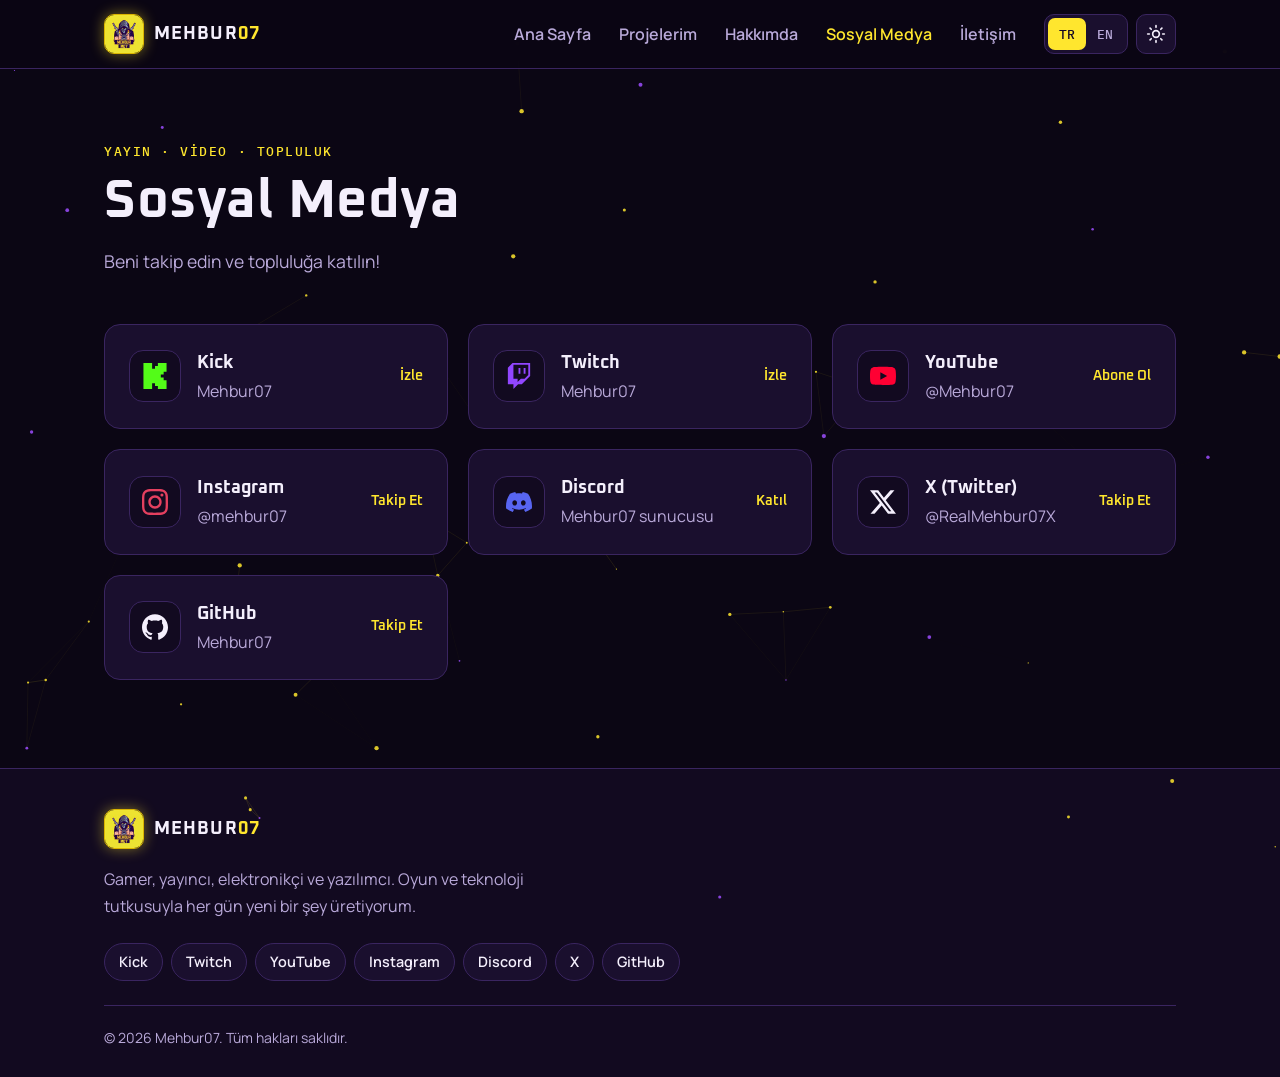
<file: sosyal-medya.html>
<!doctype html>
<html lang="tr" data-theme="dark">
<head>
  <meta charset="utf-8">
  <meta name="viewport" content="width=device-width, initial-scale=1">
  <title data-i18n="title.social">Sosyal Medya — Mehbur07</title>
  <meta name="description" content="Mehbur07'yi Kick, Twitch, YouTube, Instagram, Discord, X ve GitHub'da takip et.">
  <link rel="canonical" href="https://mehbur07.github.io/sosyal-medya.html">
  <link rel="icon" href="favicon.ico" sizes="any">
  <link rel="icon" type="image/png" sizes="32x32" href="assets/img/favicon-32.png">
  <link rel="apple-touch-icon" href="assets/img/apple-touch-icon.png">
  <meta name="theme-color" content="#0b0614">
  <!-- Paylaşım önizlemesi (Discord, X, WhatsApp vb.) -->
  <meta property="og:type" content="website">
  <meta property="og:site_name" content="Mehbur07">
  <meta property="og:locale" content="tr_TR">
  <meta property="og:locale:alternate" content="en_US">
  <meta property="og:title" content="Sosyal Medya — Mehbur07">
  <meta property="og:description" content="Mehbur07'yi Kick, Twitch, YouTube, Instagram, Discord, X ve GitHub'da takip et.">
  <meta property="og:url" content="https://mehbur07.github.io/sosyal-medya.html">
  <meta property="og:image" content="https://mehbur07.github.io/assets/img/og-image.jpg">
  <meta property="og:image:width" content="1200">
  <meta property="og:image:height" content="630">
  <meta property="og:image:alt" content="Mehbur07 — Mehmet Burak ŞAHİN">
  <meta name="twitter:card" content="summary_large_image">
  <meta name="twitter:site" content="@RealMehbur07X">
  <script>(function(){try{var d=document.documentElement,t=localStorage.getItem('m07-theme'),l=localStorage.getItem('m07-lang');if(t==='light'||t==='dark')d.setAttribute('data-theme',t);if(l==='en'||l==='tr')d.lang=l;}catch(e){}})();</script>
  <link rel="preconnect" href="https://fonts.googleapis.com">
  <link rel="preconnect" href="https://fonts.gstatic.com" crossorigin>
  <link rel="stylesheet" href="https://fonts.googleapis.com/css2?family=IBM+Plex+Mono:wght@500&family=Manrope:wght@400;500;600;700&family=Oxanium:wght@500;600;700&display=swap">
  <link rel="stylesheet" href="assets/css/style.css">
  <script src="assets/js/translations.js" defer></script>
  <script src="assets/js/main.js" defer></script>
</head>
<body data-page="social">
  <header class="site-header" data-layout="header"></header>

  <main id="main">
    <section class="page-head">
      <div class="container">
        <p class="eyebrow" data-i18n="social.eyebrow">Yayın · Video · Topluluk</p>
        <h1 data-i18n="nav.social">Sosyal Medya</h1>
        <p data-i18n="social.lead">Beni takip edin ve topluluğa katılın!</p>
      </div>
    </section>

    <section class="section" style="padding-top: 40px">
      <div class="container">
        <!-- Her kartta: --icon = ikon dosyası, --brand = ikon rengi -->
        <div class="grid">
          <a class="card card--link social-card" href="https://kick.com/Mehbur07" target="_blank" rel="noopener">
            <span class="social-card__icon"><i style="--icon:url(/assets/icons/kick.svg);--brand:#53fc18"></i></span>
            <span class="social-card__text"><strong>Kick</strong><span>Mehbur07</span></span>
            <span class="social-card__go" data-i18n="social.watch">İzle</span>
          </a>
          <a class="card card--link social-card" href="https://twitch.tv/Mehbur07" target="_blank" rel="noopener">
            <span class="social-card__icon"><i style="--icon:url(/assets/icons/twitch.svg);--brand:#9146ff"></i></span>
            <span class="social-card__text"><strong>Twitch</strong><span>Mehbur07</span></span>
            <span class="social-card__go" data-i18n="social.watch">İzle</span>
          </a>
          <a class="card card--link social-card" href="https://youtube.com/@Mehbur07" target="_blank" rel="noopener">
            <span class="social-card__icon"><i style="--icon:url(/assets/icons/youtube.svg);--brand:#ff0033"></i></span>
            <span class="social-card__text"><strong>YouTube</strong><span>@Mehbur07</span></span>
            <span class="social-card__go" data-i18n="social.subscribe">Abone Ol</span>
          </a>
          <a class="card card--link social-card" href="https://instagram.com/mehbur07" target="_blank" rel="noopener">
            <span class="social-card__icon"><i style="--icon:url(/assets/icons/instagram.svg);--brand:#e4405f"></i></span>
            <span class="social-card__text"><strong>Instagram</strong><span>@mehbur07</span></span>
            <span class="social-card__go" data-i18n="social.follow">Takip Et</span>
          </a>
          <a class="card card--link social-card" href="https://discord.gg/SkQXHFP2Q" target="_blank" rel="noopener">
            <span class="social-card__icon"><i style="--icon:url(/assets/icons/discord.svg);--brand:#5865f2"></i></span>
            <span class="social-card__text"><strong>Discord</strong><span data-i18n="social.discordText">Mehbur07 sunucusu</span></span>
            <span class="social-card__go" data-i18n="social.join">Katıl</span>
          </a>
          <a class="card card--link social-card" href="https://x.com/RealMehbur07X" target="_blank" rel="noopener">
            <span class="social-card__icon"><i style="--icon:url(/assets/icons/x.svg)"></i></span>
            <span class="social-card__text"><strong>X (Twitter)</strong><span>@RealMehbur07X</span></span>
            <span class="social-card__go" data-i18n="social.follow">Takip Et</span>
          </a>
          <a class="card card--link social-card" href="https://github.com/Mehbur07" target="_blank" rel="noopener">
            <span class="social-card__icon"><i style="--icon:url(/assets/icons/github.svg)"></i></span>
            <span class="social-card__text"><strong>GitHub</strong><span>Mehbur07</span></span>
            <span class="social-card__go" data-i18n="social.follow">Takip Et</span>
          </a>
        </div>
      </div>
    </section>
  </main>

  <footer class="site-footer" data-layout="footer"></footer>
</body>
</html>
</file>
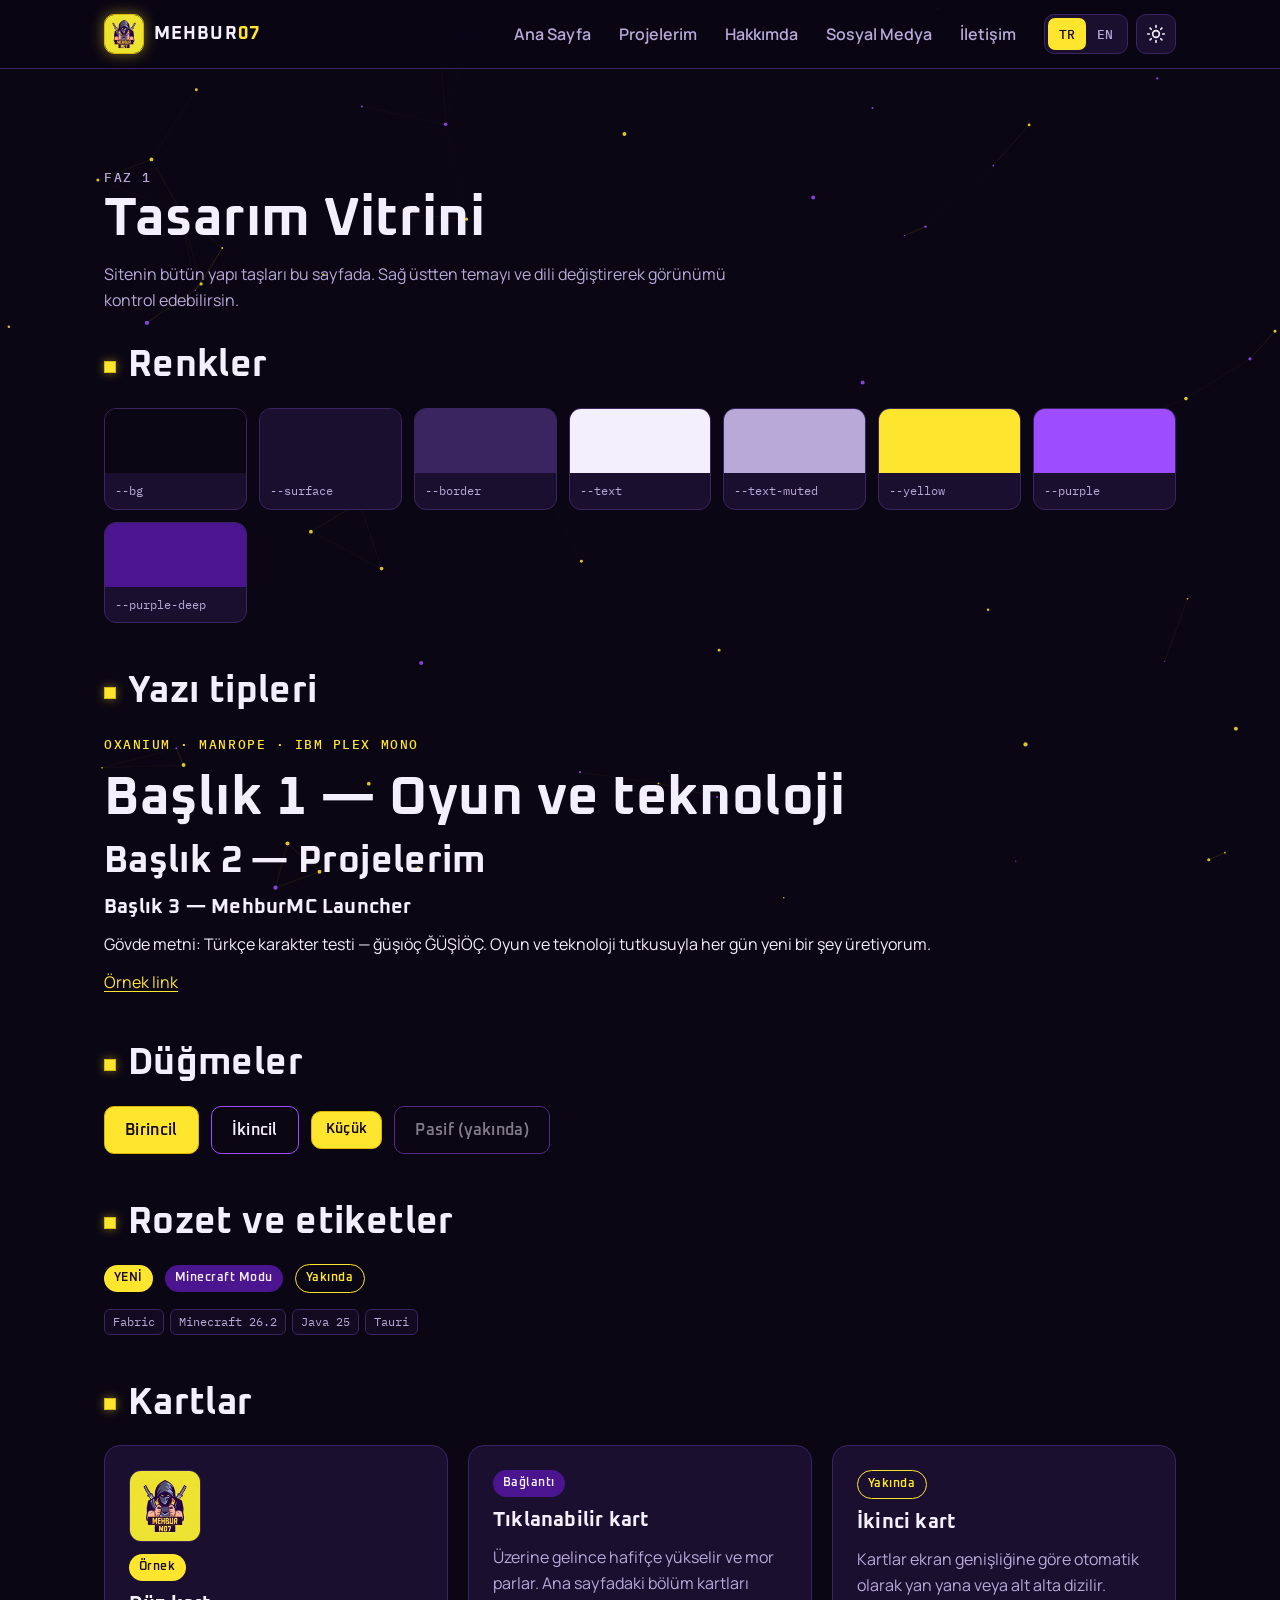
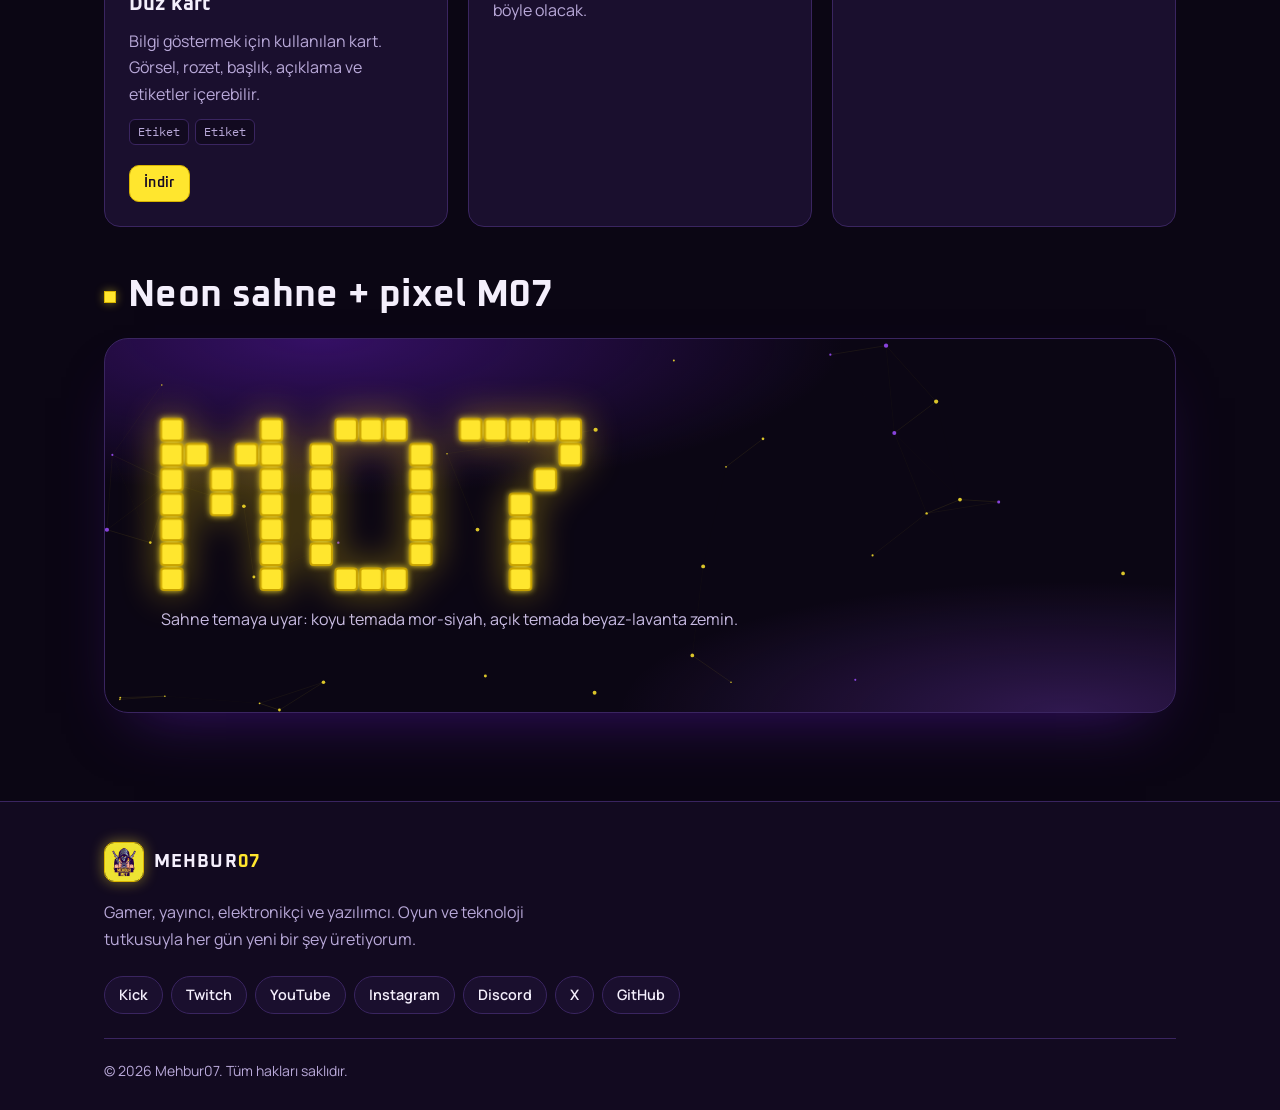
<file: tasarim.html>
<!doctype html>
<html lang="tr" data-theme="dark">
<head>
  <meta charset="utf-8">
  <meta name="viewport" content="width=device-width, initial-scale=1">
  <title>Tasarım Vitrini — Mehbur07</title>
  <!-- Bu sayfa sadece geliştirme içindir: bileşenlerin nasıl göründüğünü gösterir -->
  <meta name="robots" content="noindex">
  <link rel="icon" href="favicon.ico" sizes="any">
  <link rel="icon" type="image/png" sizes="32x32" href="assets/img/favicon-32.png">
  <link rel="apple-touch-icon" href="assets/img/apple-touch-icon.png">
  <meta name="theme-color" content="#0b0614">
  <script>(function(){try{var d=document.documentElement,t=localStorage.getItem('m07-theme'),l=localStorage.getItem('m07-lang');if(t==='light'||t==='dark')d.setAttribute('data-theme',t);if(l==='en'||l==='tr')d.lang=l;}catch(e){}})();</script>
  <link rel="preconnect" href="https://fonts.googleapis.com">
  <link rel="preconnect" href="https://fonts.gstatic.com" crossorigin>
  <link rel="stylesheet" href="https://fonts.googleapis.com/css2?family=IBM+Plex+Mono:wght@500&family=Manrope:wght@400;500;600;700&family=Oxanium:wght@500;600;700&display=swap">
  <link rel="stylesheet" href="assets/css/style.css">
  <script src="assets/js/translations.js" defer></script>
  <script src="assets/js/main.js" defer></script>
  <style>
    /* Sadece bu vitrin sayfasına özel küçük stiller */
    .swatches { display: grid; gap: 12px; grid-template-columns: repeat(auto-fill, minmax(140px, 1fr)); }
    .swatch { border: 1px solid var(--border); border-radius: 12px; overflow: hidden; background: var(--surface); }
    .swatch span { display: block; height: 64px; }
    .swatch code { display: block; padding: 8px 10px; font-family: var(--font-mono); font-size: .75rem; color: var(--text-muted); }
    .demo-row { display: flex; flex-wrap: wrap; gap: 12px; align-items: center; }
    .demo-block + .demo-block { margin-top: 48px; }
    .demo-block > h2 { margin-bottom: 20px; }
  </style>
</head>
<body data-page="design">
  <header class="site-header" data-layout="header"></header>

  <main id="main" class="section">
    <div class="container">
      <div class="section-head">
        <p class="eyebrow">Faz 1</p>
        <h1>Tasarım Vitrini</h1>
        <p>Sitenin bütün yapı taşları bu sayfada. Sağ üstten temayı ve dili değiştirerek görünümü kontrol edebilirsin.</p>
      </div>

      <section class="demo-block">
        <h2 class="section-title">Renkler</h2>
        <div class="swatches">
          <div class="swatch"><span style="background:var(--bg)"></span><code>--bg</code></div>
          <div class="swatch"><span style="background:var(--surface)"></span><code>--surface</code></div>
          <div class="swatch"><span style="background:var(--border)"></span><code>--border</code></div>
          <div class="swatch"><span style="background:var(--text)"></span><code>--text</code></div>
          <div class="swatch"><span style="background:var(--text-muted)"></span><code>--text-muted</code></div>
          <div class="swatch"><span style="background:var(--yellow)"></span><code>--yellow</code></div>
          <div class="swatch"><span style="background:var(--purple)"></span><code>--purple</code></div>
          <div class="swatch"><span style="background:var(--purple-deep)"></span><code>--purple-deep</code></div>
        </div>
      </section>

      <section class="demo-block">
        <h2 class="section-title">Yazı tipleri</h2>
        <div class="stack">
          <p class="eyebrow" lang="en">Oxanium · Manrope · IBM Plex Mono</p>
          <h1>Başlık 1 — Oyun ve teknoloji</h1>
          <h2>Başlık 2 — Projelerim</h2>
          <h3>Başlık 3 — MehburMC Launcher</h3>
          <p>Gövde metni: Türkçe karakter testi — ğüşıöç ĞÜŞİÖÇ. Oyun ve teknoloji tutkusuyla her gün yeni bir şey üretiyorum.</p>
          <p><a href="#">Örnek link</a></p>
        </div>
      </section>

      <section class="demo-block">
        <h2 class="section-title">Düğmeler</h2>
        <div class="demo-row">
          <a class="btn btn--primary" href="#">Birincil</a>
          <a class="btn btn--ghost" href="#">İkincil</a>
          <a class="btn btn--primary btn--sm" href="#">Küçük</a>
          <a class="btn btn--ghost" aria-disabled="true">Pasif (yakında)</a>
        </div>
      </section>

      <section class="demo-block">
        <h2 class="section-title">Rozet ve etiketler</h2>
        <div class="demo-row">
          <span class="badge">YENİ</span>
          <span class="badge badge--purple">Minecraft Modu</span>
          <span class="badge badge--outline">Yakında</span>
        </div>
        <ul class="tags" style="margin-top:16px">
          <li class="tag">Fabric</li>
          <li class="tag">Minecraft 26.2</li>
          <li class="tag">Java 25</li>
          <li class="tag">Tauri</li>
        </ul>
      </section>

      <section class="demo-block">
        <h2 class="section-title">Kartlar</h2>
        <div class="grid">
          <article class="card">
            <div class="card__media"><img src="assets/img/mehbur07-logo.jpg" alt="" width="72" height="72"></div>
            <span class="badge">Örnek</span>
            <h3>Düz kart</h3>
            <p>Bilgi göstermek için kullanılan kart. Görsel, rozet, başlık, açıklama ve etiketler içerebilir.</p>
            <ul class="tags"><li class="tag">Etiket</li><li class="tag">Etiket</li></ul>
            <div class="card__footer"><a class="btn btn--primary btn--sm" href="#">İndir</a></div>
          </article>
          <a class="card card--link" href="#">
            <span class="badge badge--purple">Bağlantı</span>
            <h3>Tıklanabilir kart</h3>
            <p>Üzerine gelince hafifçe yükselir ve mor parlar. Ana sayfadaki bölüm kartları böyle olacak.</p>
          </a>
          <a class="card card--link" href="#">
            <span class="badge badge--outline">Yakında</span>
            <h3>İkinci kart</h3>
            <p>Kartlar ekran genişliğine göre otomatik olarak yan yana veya alt alta dizilir.</p>
          </a>
        </div>
      </section>

      <section class="demo-block">
        <h2 class="section-title">Neon sahne + pixel M07</h2>
        <div class="stage">
          <canvas class="particles" aria-hidden="true"></canvas>
          <div class="pixel-text" data-pixel="M07"><span class="pixel-text__fallback">M07</span></div>
          <p style="margin-top:16px">Sahne temaya uyar: koyu temada mor-siyah, açık temada beyaz-lavanta zemin.</p>
        </div>
      </section>
    </div>
  </main>

  <footer class="site-footer" data-layout="footer"></footer>
</body>
</html>
</file>
<file: assets/css/style.css>
/* =========================================================
   Mehbur07 — Ortak stil dosyası (tasarım sistemi)
   Bütün sayfalar bu dosyayı kullanır.
   Renkleri değiştirmek için sadece aşağıdaki değişkenleri düzenle.
   ========================================================= */

/* ---------- 1) Renk ve ölçü değişkenleri ---------- */

/* Koyu tema (varsayılan) */
:root {
  --bg: #0b0614;            /* sayfa zemini: mor-siyah */
  --bg-soft: #120a20;       /* hafif açık zemin (bölüm arkaları) */
  --surface: #1a0f2e;       /* kart zemini */
  --surface-2: #23143d;     /* kartın üzerine gelinince */
  --border: #3a2560;        /* çizgiler */
  --text: #f4effc;          /* ana yazı */
  --text-muted: #b9a9d9;    /* soluk yazı */

  --yellow: #ffe62e;        /* neon sarı */
  --yellow-edge: #d9b400;   /* sarının koyu kenarı (pixel bloklar) */
  --purple: #9d4dff;        /* neon mor */
  --purple-deep: #4b1590;   /* koyu neon mor */

  --accent: var(--yellow);          /* dolgu vurgusu (düğme zemini vb.) */
  --accent-text: var(--yellow);     /* yazı olarak kullanılan vurgu */
  --on-accent: #160a24;             /* sarı zemin üstündeki yazı */
  --glow-yellow: rgba(255, 230, 46, .45);
  --glow-purple: rgba(157, 77, 255, .40);
  --header-bg: rgba(11, 6, 20, .78);
  --success: #3ee08f;        /* form: başarı */
  --danger: #ff6b8a;         /* form: hata */

  --font-display: 'Oxanium', 'Segoe UI', system-ui, sans-serif;
  --font-body: 'Manrope', 'Segoe UI', system-ui, sans-serif;
  --font-mono: 'IBM Plex Mono', ui-monospace, 'Consolas', monospace;

  --radius: 16px;
  --radius-sm: 10px;
  --container: 1120px;
  --gutter: 16px;

  color-scheme: dark;
}

/* Açık tema: sarı koyu temayla aynıdır. Süs amaçlı mor (çerçeve, parıltı, rozet)
   beyaza yakın neon lavantadır; yazı olarak kullanılan mor ise beyaz zeminde
   okunabilsin diye daha doygun, parlak bir neon mordur. */
:root[data-theme="light"] {
  --bg: #faf7ff;
  --bg-soft: #f2ecfd;
  --surface: #ffffff;
  --surface-2: #f6f1ff;
  --border: #e4d2ff;
  --text: #1b1030;
  --text-muted: #5b4a7a;

  --yellow: #ffe62e;         /* koyu temayla aynı neon sarı */
  --yellow-edge: #d9b400;
  --purple: #cfa6ff;         /* beyaza yakın neon mor (süs) */
  --purple-deep: #cfa6ff;

  --accent: var(--yellow);
  --accent-text: #7f2cff;    /* parlak neon mor (yazı; beyaz zeminde okunur) */
  --on-accent: #1b1030;
  --success: #11804a;
  --danger: #c4183f;
  --glow-yellow: rgba(255, 230, 46, .55);
  --glow-purple: rgba(207, 166, 255, .65);
  --header-bg: rgba(250, 247, 255, .82);

  color-scheme: light;
}

@media (min-width: 768px) {
  :root { --gutter: 24px; }
}

/* ---------- 2) Temel ayarlar ---------- */

*, *::before, *::after { box-sizing: border-box; }

html { -webkit-text-size-adjust: 100%; scroll-behavior: smooth; }

body {
  margin: 0;
  min-height: 100vh;
  display: flex;
  flex-direction: column;
  background: var(--bg);
  color: var(--text);
  font-family: var(--font-body);
  font-size: 16px;
  line-height: 1.65;
  transition: background-color .25s, color .25s;
}

main { flex: 1; }

img, svg { display: block; max-width: 100%; }

h1, h2, h3, h4 {
  margin: 0;
  font-family: var(--font-display);
  font-weight: 700;
  line-height: 1.15;
  letter-spacing: .01em;
}
h1 { font-size: clamp(2rem, 6vw, 3.4rem); }
h2 { font-size: clamp(1.6rem, 4vw, 2.3rem); }
h3 { font-size: 1.25rem; }

p { margin: 0; }

a { color: var(--accent-text); text-underline-offset: 3px; }

:focus-visible {
  outline: 2px solid var(--accent-text);
  outline-offset: 3px;
  border-radius: 4px;
}

::selection { background: var(--yellow); color: var(--on-accent); }

/* Ekran okuyucular için görünmez ama okunur metin */
.sr-only {
  position: absolute; width: 1px; height: 1px; padding: 0; margin: -1px;
  overflow: hidden; clip: rect(0 0 0 0); white-space: nowrap; border: 0;
}

/* Klavye kullanıcıları için "içeriğe geç" linki */
.skip-link {
  position: absolute; left: 12px; top: -60px; z-index: 100;
  padding: 10px 14px; border-radius: var(--radius-sm);
  background: var(--yellow); color: var(--on-accent); font-weight: 700;
  text-decoration: none; transition: top .2s;
}
.skip-link:focus { top: 12px; }

/* ---------- 3) Yerleşim yardımcıları ---------- */

.container {
  width: 100%;
  max-width: var(--container);
  margin-inline: auto;
  padding-inline: var(--gutter);
}

.section { padding-block: clamp(48px, 8vw, 88px); }
.section--soft { background: var(--bg-soft); }

.section-head { margin-bottom: 32px; max-width: 640px; }
.section-head p { margin-top: 10px; color: var(--text-muted); }

/* Başlığın önündeki küçük sarı pixel kare */
.section-title { display: flex; align-items: center; gap: 12px; }
.section-title::before {
  content: "";
  flex: none;
  width: 12px; height: 12px;
  background: var(--yellow);
  box-shadow: 0 0 10px var(--glow-yellow);
  border: 1px solid var(--yellow-edge);
}

.eyebrow {
  font-family: var(--font-mono);
  font-size: .8rem;
  font-weight: 500;
  letter-spacing: .12em;
  text-transform: uppercase;
  color: var(--accent-text);
}

.grid {
  display: grid;
  gap: 20px;
  grid-template-columns: repeat(auto-fill, minmax(min(100%, 260px), 1fr));
}

.stack > * + * { margin-top: 12px; }

/* ---------- 4) Düğmeler ---------- */

.btn {
  display: inline-flex;
  align-items: center;
  justify-content: center;
  gap: 8px;
  min-height: 44px;
  padding: 10px 20px;
  border: 1px solid transparent;
  border-radius: var(--radius-sm);
  font-family: var(--font-display);
  font-size: 1rem;
  font-weight: 600;
  letter-spacing: .02em;
  text-decoration: none;
  cursor: pointer;
  transition: transform .15s, box-shadow .2s, background-color .2s, border-color .2s, color .2s;
}
.btn:active { transform: translateY(1px); }

.btn--primary {
  background: var(--accent);
  color: var(--on-accent);
  border-color: var(--yellow-edge);
}
.btn--primary:hover { box-shadow: 0 0 0 1px var(--yellow), 0 0 24px var(--glow-yellow); }

.btn--ghost {
  background: transparent;
  color: var(--text);
  border-color: var(--purple);
}
.btn--ghost:hover { background: var(--surface-2); box-shadow: 0 0 20px var(--glow-purple); }

.btn--sm { min-height: 36px; padding: 6px 14px; font-size: .9rem; }

.btn[aria-disabled="true"], .btn:disabled {
  opacity: .5; cursor: not-allowed; pointer-events: none;
}

.btn-row { display: flex; flex-wrap: wrap; gap: 12px; }

/* ---------- 5) Kartlar ---------- */

.card {
  position: relative;
  display: flex;
  flex-direction: column;
  gap: 12px;
  padding: 24px;
  background: var(--surface);
  border: 1px solid var(--border);
  border-radius: var(--radius);
  color: var(--text);
  transition: transform .2s, border-color .2s, box-shadow .2s, background-color .2s;
}
.card p { color: var(--text-muted); }

/* Tıklanabilir kart: üzerine gelince hafif yükselir ve parlar */
.card--link { text-decoration: none; }
.card--link:hover, .card--link:focus-visible {
  transform: translateY(-3px);
  border-color: var(--purple);
  background: var(--surface-2);
  box-shadow: 0 10px 30px -10px var(--glow-purple), 0 0 0 1px var(--purple);
}

.card__media {
  aspect-ratio: 1 / 1;
  width: 72px;
  border-radius: 12px;
  overflow: hidden;
  background: var(--bg-soft);
  border: 1px solid var(--border);
}
.card__media img { width: 100%; height: 100%; object-fit: cover; }

.card__footer { margin-top: auto; padding-top: 8px; }

/* ---------- 6) Rozet ve etiketler ---------- */

.badge {
  display: inline-flex;
  align-items: center;
  gap: 6px;
  width: fit-content;
  padding: 3px 10px;
  border-radius: 999px;
  font-family: var(--font-display);
  font-size: .78rem;
  font-weight: 600;
  letter-spacing: .04em;
  background: var(--yellow);
  color: var(--on-accent);
}
.badge--purple { background: var(--purple-deep); color: #f4effc; }
:root[data-theme="light"] .badge--purple { color: var(--on-accent); }  /* açık zeminli rozette koyu yazı */
.badge--outline { background: transparent; color: var(--accent-text); border: 1px solid currentColor; }

.tags { display: flex; flex-wrap: wrap; gap: 6px; padding: 0; margin: 0; list-style: none; }
.tag {
  padding: 2px 8px;
  border-radius: 6px;
  font-family: var(--font-mono);
  font-size: .75rem;
  color: var(--text-muted);
  background: var(--bg-soft);
  border: 1px solid var(--border);
}

/* ---------- 7) Üst menü (header) ---------- */

.site-header {
  position: sticky;
  top: 0;
  z-index: 50;
  background: var(--header-bg);
  backdrop-filter: blur(12px);
  -webkit-backdrop-filter: blur(12px);
  border-bottom: 1px solid var(--border);
}

.header-inner {
  display: flex;
  align-items: center;
  gap: 16px;
  min-height: 68px;
}

.brand {
  display: inline-flex;
  align-items: center;
  gap: 10px;
  color: var(--text);
  text-decoration: none;
  font-family: var(--font-display);
  font-weight: 700;
  font-size: 1.15rem;
  letter-spacing: .06em;
}
.brand img {
  width: 40px; height: 40px;
  border-radius: 10px;
  border: 1px solid var(--yellow-edge);
  box-shadow: 0 0 14px var(--glow-yellow);
}
.brand b { color: var(--accent-text); font-weight: 700; }

.site-nav { margin-left: auto; }
.site-nav ul { display: flex; gap: 4px; margin: 0; padding: 0; list-style: none; }
.site-nav a {
  display: block;
  padding: 8px 12px;
  border-radius: 8px;
  color: var(--text-muted);
  font-weight: 600;
  text-decoration: none;
  transition: color .2s, background-color .2s;
}
.site-nav a:hover { color: var(--text); background: var(--surface); }
.site-nav a[aria-current="page"] { color: var(--accent-text); }

.header-controls { display: flex; align-items: center; gap: 8px; }

/* Dil seçici: TR | EN */
.lang-switch {
  display: inline-flex;
  padding: 3px;
  border: 1px solid var(--border);
  border-radius: 10px;
  background: var(--surface);
}
.lang-switch button {
  min-width: 38px;
  min-height: 32px;
  padding: 0 8px;
  border: 0;
  border-radius: 7px;
  background: transparent;
  color: var(--text-muted);
  font-family: var(--font-mono);
  font-size: .8rem;
  font-weight: 500;
  cursor: pointer;
  transition: background-color .2s, color .2s;
}
.lang-switch button[aria-pressed="true"] { background: var(--yellow); color: var(--on-accent); }

/* Yuvarlak ikon düğmeleri (tema, menü) */
.icon-btn {
  display: inline-grid;
  place-items: center;
  width: 40px;
  height: 40px;
  padding: 0;
  border: 1px solid var(--border);
  border-radius: 10px;
  background: var(--surface);
  color: var(--text);
  cursor: pointer;
  transition: border-color .2s, box-shadow .2s;
}
.icon-btn:hover { border-color: var(--purple); box-shadow: 0 0 14px var(--glow-purple); }
.icon-btn svg { width: 20px; height: 20px; }

/* Tema düğmesi: koyu temada güneş, açık temada ay görünür */
.theme-toggle .icon-moon { display: none; }
:root[data-theme="light"] .theme-toggle .icon-sun { display: none; }
:root[data-theme="light"] .theme-toggle .icon-moon { display: block; }

.nav-toggle { display: none; }

/* Mobil menü */
@media (max-width: 900px) {
  .nav-toggle { display: inline-grid; }
  .site-nav {
    position: absolute;
    top: 100%;
    left: 0;
    right: 0;
    margin: 0;
    padding: 12px var(--gutter) 20px;
    background: var(--bg);
    border-bottom: 1px solid var(--border);
    box-shadow: 0 20px 30px -20px rgba(0, 0, 0, .6);
    display: none;
  }
  .site-nav.is-open { display: block; }
  .site-nav ul { flex-direction: column; }
  .site-nav a { padding: 12px; }
  .header-controls { margin-left: auto; }
}

/* ---------- 8) Alt bilgi (footer) ---------- */

.site-footer {
  margin-top: 0;
  border-top: 1px solid var(--border);
  background: var(--bg-soft);
}
.footer-inner {
  display: grid;
  gap: 24px;
  padding-block: 40px 28px;
}
.footer-brand p { margin-top: 10px; color: var(--text-muted); max-width: 420px; }

.social-list { display: flex; flex-wrap: wrap; gap: 8px; margin: 0; padding: 0; list-style: none; }
.social-chip {
  display: inline-flex;
  align-items: center;
  min-height: 36px;
  padding: 6px 14px;
  border: 1px solid var(--border);
  border-radius: 999px;
  background: var(--surface);
  color: var(--text);
  font-size: .9rem;
  font-weight: 600;
  text-decoration: none;
  transition: border-color .2s, color .2s, box-shadow .2s;
}
.social-chip:hover { border-color: var(--yellow-edge); color: var(--accent-text); box-shadow: 0 0 14px var(--glow-yellow); }

.footer-copy {
  padding-top: 20px;
  border-top: 1px solid var(--border);
  color: var(--text-muted);
  font-size: .875rem;
}

/* ---------- 9) Neon sahne + pixel M07 ---------- */

/* Neon sahne: koyu temada mor-siyah, açık temada beyaz-lavanta (açık tema ayarları aşağıda) */
.stage {
  position: relative;
  isolation: isolate;
  overflow: hidden;
  padding: clamp(40px, 8vw, 80px) clamp(20px, 5vw, 56px);
  border-radius: 24px;
  border: 1px solid #3a2560;
  background:
    radial-gradient(ellipse 70% 60% at 20% 0%, rgba(75, 21, 144, .65), transparent 70%),
    radial-gradient(ellipse 60% 50% at 90% 100%, rgba(157, 77, 255, .25), transparent 70%),
    #0b0614;
  color: #f4effc;
  box-shadow: 0 30px 60px -30px rgba(75, 21, 144, .7);
}
.stage .particles {
  position: absolute;
  inset: 0;
  z-index: -1;
  width: 100%;
  height: 100%;
}
/* Bütün sitede dolaşan neon sarı parçacıklar: ekrana sabit, tıklamaları engellemez.
   Bölüm arka planlarının üstünde ama içeriğin (kartlar, yazılar) arkasında durur. */
.ambient-particles {
  position: fixed;
  inset: 0;
  z-index: 0;
  width: 100%;
  height: 100%;
  pointer-events: none;
}
main .container,
.site-footer .container { position: relative; z-index: 1; }

.stage p { color: #c9bce4; }
.stage .eyebrow { color: #ffe62e; }
.stage .btn--ghost { color: #f4effc; border-color: #9d4dff; }
.stage .btn--ghost:hover { background: rgba(157, 77, 255, .15); }

/* Açık temada sahne: beyaz-lavanta zemin, koyu yazı. Sarı yazılar beyazda okunmadığı
   için neon mor olur; pixel M07 sarı kalır ama kenarı ve parıltısı koyulaşır. */
:root[data-theme="light"] .stage {
  border-color: var(--border);
  background:
    radial-gradient(ellipse 70% 60% at 20% 0%, rgba(207, 166, 255, .55), transparent 70%),
    radial-gradient(ellipse 60% 50% at 90% 100%, rgba(255, 230, 46, .22), transparent 70%),
    #ffffff;
  color: var(--text);
  box-shadow: 0 30px 60px -30px rgba(127, 44, 255, .35);
}
:root[data-theme="light"] .stage p { color: var(--text-muted); }
:root[data-theme="light"] .stage .eyebrow { color: var(--accent-text); }
:root[data-theme="light"] .stage .btn--ghost { color: var(--text); border-color: var(--accent-text); }
:root[data-theme="light"] .stage .btn--ghost:hover { background: rgba(127, 44, 255, .08); }
:root[data-theme="light"] .stage .pixel-text { --px-edge: #a88600; }
:root[data-theme="light"] .stage .pixel-text svg {
  filter: drop-shadow(0 0 1px rgba(168, 134, 0, .9)) drop-shadow(0 0 12px rgba(255, 214, 10, .55));
  animation-name: px-glow-light;
}
:root[data-theme="light"] .stage .pixel-text__fallback { color: #d9b400; }

/* Pixel yazı: JS, data-pixel="M07" yazısını kare bloklardan SVG olarak çizer */
.pixel-text {
  --px-fill: #ffe62e;
  --px-edge: #c9a300;
  width: min(100%, 420px);
}
.pixel-text svg {
  width: 100%;
  height: auto;
  overflow: visible;
  filter: drop-shadow(0 0 3px rgba(255, 230, 46, .9)) drop-shadow(0 0 18px rgba(255, 214, 10, .45));
  animation: px-glow 4s ease-in-out infinite;
}
.pixel-text rect {
  fill: var(--px-fill);
  stroke: var(--px-edge);
  stroke-width: .8;
  transform-box: fill-box;
  transform-origin: center;
  animation: px-in .45s cubic-bezier(.2, .9, .3, 1.3) both;
  animation-delay: calc(var(--i, 0) * 22ms);
}
/* JS yoksa yazı düz metin olarak görünür */
.pixel-text__fallback {
  font-family: var(--font-display);
  font-size: clamp(4rem, 18vw, 7rem);
  font-weight: 700;
  color: #ffe62e;
  text-shadow: 0 0 18px rgba(255, 230, 46, .6);
  line-height: 1;
}

@keyframes px-in {
  from { opacity: 0; transform: scale(.2); }
  to   { opacity: 1; transform: scale(1); }
}
@keyframes px-glow-light {
  0%, 100% { filter: drop-shadow(0 0 1px rgba(168, 134, 0, .9)) drop-shadow(0 0 12px rgba(255, 214, 10, .55)); }
  50%      { filter: drop-shadow(0 0 1px rgba(168, 134, 0, 1))  drop-shadow(0 0 20px rgba(255, 214, 10, .75)); }
}
@keyframes px-glow {
  0%, 100% { filter: drop-shadow(0 0 3px rgba(255, 230, 46, .9)) drop-shadow(0 0 18px rgba(255, 214, 10, .45)); }
  50%      { filter: drop-shadow(0 0 4px rgba(255, 230, 46, 1))  drop-shadow(0 0 28px rgba(255, 214, 10, .6)); }
}

/* Hareket azaltma ayarı açık olanlar için bütün animasyonları kapat */
@media (prefers-reduced-motion: reduce) {
  *, *::before, *::after {
    animation-duration: .01ms !important;
    animation-delay: 0s !important;
    animation-iteration-count: 1 !important;
    transition-duration: .01ms !important;
    scroll-behavior: auto !important;
  }
}

/* ---------- 10) Ana sayfa giriş bölümü ---------- */

.hero { padding-block: clamp(24px, 5vw, 48px); }
.hero .stage { display: grid; gap: 20px; justify-items: start; }
.hero h1 { color: #f4effc; }
.hero h1 small {
  display: block;
  margin-top: 6px;
  font-size: .45em;
  font-weight: 600;
  letter-spacing: .08em;
  color: #ffe62e;
}
.hero .lead { max-width: 560px; font-size: 1.1rem; }
:root[data-theme="light"] .hero h1 { color: var(--text); }
:root[data-theme="light"] .hero h1 small { color: var(--accent-text); }

/* ---------- 11) Alt sayfa başlığı ---------- */

.page-head { padding-block: clamp(40px, 7vw, 72px) 8px; }
.page-head h1 { margin-top: 8px; }
.page-head p:not(.eyebrow) { margin-top: 14px; max-width: 640px; color: var(--text-muted); font-size: 1.1rem; }

/* ---------- 12) Ana sayfa kartları ---------- */

.home-grid {
  display: grid;
  gap: 20px;
  grid-template-columns: 1fr;
}
@media (min-width: 640px) {
  .home-grid { grid-template-columns: repeat(2, 1fr); }
  .feature-card--wide { grid-column: span 2; }
}
@media (min-width: 960px) {
  .home-grid { grid-template-columns: repeat(3, 1fr); }
}

.feature-card h3 { font-size: 1.4rem; }
.feature-card__go {
  margin-top: auto;
  padding-top: 8px;
  font-family: var(--font-display);
  font-weight: 600;
  color: var(--accent-text);
}
.feature-card__go::after { content: " →"; transition: margin .2s; }
.card--link:hover .feature-card__go::after { margin-left: 4px; }

/* MehPix kartı: geniş görsel + yazı */
.feature-card--wide { display: grid; gap: 20px; align-items: center; }
@media (min-width: 640px) {
  .feature-card--wide { grid-template-columns: 1.1fr 1fr; }
}
.feature-card__banner {
  width: 100%;
  height: auto;
  aspect-ratio: 720 / 393;
  object-fit: cover;
  border-radius: 12px;
  border: 1px solid var(--border);
}
.feature-card__body { display: flex; flex-direction: column; gap: 12px; align-items: flex-start; }

/* ---------- 13) Proje kartları ---------- */

.project-group + .project-group { margin-top: clamp(48px, 7vw, 72px); }

.project-card__head { display: flex; gap: 16px; align-items: center; }
.project-card__head .card__media { width: 88px; flex: none; }
.project-card__title { display: flex; flex-direction: column; gap: 6px; min-width: 0; }
.project-card__title h3 { font-size: 1.2rem; }
.project-card__meta {
  font-family: var(--font-mono);
  font-size: .78rem;
  color: var(--text-muted);
}
.project-card__subtitle { color: var(--text) !important; font-weight: 600; }

/* Pixel art logolar bulanıklaşmasın */
.img-pixel { image-rendering: pixelated; }

/* Logosu olmayan proje için yazılı yer tutucu */
.card__media--text {
  display: grid;
  place-items: center;
  background: #0b0614;
  border-color: #3a2560;
  font-family: var(--font-display);
  font-weight: 700;
  font-size: 1.15rem;
  letter-spacing: .06em;
  color: #ffe62e;
  text-shadow: 0 0 10px rgba(255, 230, 46, .6);
}

/* ---------- 14) "STABİL DEĞİL" polis bandı ---------- */

.card--taped { overflow: hidden; }
.tape {
  position: absolute;
  top: 50%;
  left: 50%;
  z-index: 3;
  width: 150%;
  transform: translate(-50%, -50%) rotate(40deg); /* JS kartın boyutuna göre düzeltir */
  padding: 7px 0;
  overflow: hidden;
  white-space: nowrap;
  text-align: center;
  pointer-events: none;
  background: #ffd60a;
  color: #111;
  border-block: 4px solid #111;
  box-shadow: 0 8px 24px rgba(0, 0, 0, .45);
  font-family: var(--font-display);
  font-size: .9rem;
  font-weight: 700;
  letter-spacing: .2em;
}

/* ---------- 15) Hakkımda ---------- */

.about-intro {
  display: grid;
  gap: 28px;
  align-items: center;
}
@media (min-width: 760px) {
  .about-intro { grid-template-columns: 240px 1fr; gap: 40px; }
}
.about-avatar {
  width: 100%;
  max-width: 240px;
  aspect-ratio: 1 / 1;
  border-radius: 24px;
  border: 1px solid var(--yellow-edge);
  box-shadow: 0 0 40px var(--glow-yellow);
}
.about-intro h2 { margin-bottom: 14px; }
.about-intro p { color: var(--text-muted); font-size: 1.1rem; }
.about-intro p + p { margin-top: 12px; }  /* art arda paragraflar arasında boşluk */

.goal-list {
  display: grid;
  gap: 16px;
  margin: 0;
  padding: 0;
  list-style: none;
  counter-reset: goal;
  grid-template-columns: repeat(auto-fill, minmax(min(100%, 240px), 1fr));
}
.goal-list li {
  counter-increment: goal;
  display: flex;
  flex-direction: column;
  gap: 12px;
  padding: 24px;
  background: var(--surface);
  border: 1px solid var(--border);
  border-radius: var(--radius);
}
.goal-list li::before {
  content: "0" counter(goal);
  font-family: var(--font-display);
  font-size: 2rem;
  font-weight: 700;
  line-height: 1;
  color: var(--accent-text);
}

/* ---------- 16) Sosyal medya ve iletişim kartları ---------- */

.social-card { flex-direction: row; align-items: center; gap: 16px; text-decoration: none; }
.social-card__icon {
  flex: none;
  display: grid;
  place-items: center;
  width: 52px;
  height: 52px;
  border-radius: 14px;
  background: var(--bg-soft);
  border: 1px solid var(--border);
}
/* İkon SVG dosyası maske olarak kullanılır, rengi --brand ile verilir */
.social-card__icon i {
  display: block;
  width: 26px;
  height: 26px;
  background: var(--brand, var(--text));
  -webkit-mask: var(--icon) center / contain no-repeat;
  mask: var(--icon) center / contain no-repeat;
}
.social-card__text { display: flex; flex-direction: column; min-width: 0; }
.social-card__text strong { font-family: var(--font-display); font-size: 1.1rem; }
.social-card__text span { color: var(--text-muted); overflow-wrap: anywhere; }
.social-card__go {
  margin-left: auto;
  font-family: var(--font-display);
  font-weight: 600;
  font-size: .9rem;
  color: var(--accent-text);
  white-space: nowrap;
}

/* Kopyalanabilir terminal komutu (Linux kurulumu) */
.cmd {
  margin: 0;
  padding: 10px 14px;
  background: var(--bg);
  border: 1px solid var(--border);
  border-left: 3px solid var(--accent-text);
  border-radius: var(--radius-sm);
  font-family: var(--font-mono);
  font-size: .82rem;
  line-height: 1.5;
  color: var(--text);
  white-space: pre-wrap;
  overflow-wrap: anywhere;
}

/* ---------- İletişim formu ---------- */

.contact-form { gap: 20px; max-width: 760px; padding: 28px; }

.form-row { display: grid; gap: 20px; }
@media (min-width: 640px) { .form-row { grid-template-columns: 1fr 1fr; } }

.field { display: flex; flex-direction: column; gap: 8px; }
.field label {
  font-family: var(--font-display);
  font-weight: 600;
  font-size: .95rem;
  color: var(--text);
}
.field input,
.field textarea {
  width: 100%;
  min-height: 46px;
  padding: 12px 14px;
  background: var(--bg);
  color: var(--text);
  border: 1px solid var(--border);
  border-radius: var(--radius-sm);
  font: inherit;
  font-size: 1rem;              /* 16px: telefonda otomatik yakınlaştırmayı önler */
  transition: border-color .2s, box-shadow .2s;
}
.field textarea { min-height: 150px; resize: vertical; line-height: 1.6; }
.field input::placeholder,
.field textarea::placeholder { color: var(--text-muted); opacity: .7; }
.field input:hover,
.field textarea:hover { border-color: var(--purple); }
.field input:focus,
.field textarea:focus {
  outline: none;
  border-color: var(--accent-text);
  box-shadow: 0 0 0 3px var(--glow-purple);
}
/* Kullanıcı bir alanı yanlış doldurup çıkınca kırmızı kenar */
.field input:user-invalid,
.field textarea:user-invalid { border-color: var(--danger); }

/* Spam tuzağı: görünmez */
.form-trap { display: none; }

.contact-form__footer { display: flex; flex-wrap: wrap; align-items: center; gap: 12px 20px; }
.contact-form__privacy { flex: 1 1 260px; font-size: .88rem; }

.contact-form .form-status {
  padding: 14px 18px;
  border-radius: var(--radius-sm);
  border: 1px solid var(--border);
  font-weight: 600;
  color: var(--text);
}
.form-status[data-state="success"] {
  border-color: var(--success);
  color: var(--success);
  background: color-mix(in srgb, var(--success) 10%, transparent);
}
.form-status[data-state="error"] {
  border-color: var(--danger);
  color: var(--danger);
  background: color-mix(in srgb, var(--danger) 10%, transparent);
}

/* ---------- 17) Proje detay sayfası (proje-*.html) ---------- */

/* Üst bölüm: solda isim, etiketler, düğmeler; sağda logo ya da ekran görüntüsü */
.project-hero { padding-block: clamp(28px, 5vw, 56px) 0; }
.project-hero__grid { display: grid; gap: 32px; align-items: center; }
@media (min-width: 900px) {
  .project-hero__grid { grid-template-columns: minmax(0, 1.25fr) minmax(0, 1fr); gap: 48px; }
}
.project-hero__text > * + * { margin-top: 16px; }
.project-hero__title { display: flex; flex-wrap: wrap; align-items: center; gap: 10px 16px; }
.project-hero .lead { max-width: 620px; font-size: 1.1rem; color: var(--text-muted); }
.project-hero .btn-row { margin-top: 24px; }
.project-hero__meta { font-family: var(--font-mono); font-size: .8rem; color: var(--text-muted); }

.project-hero__media {
  margin: 0;
  border: 1px solid var(--border);
  border-radius: var(--radius);
  overflow: hidden;
  background: var(--surface);
  box-shadow: 0 24px 60px -30px var(--glow-purple);
}
.project-hero__media img { width: 100%; height: auto; }

/* Mod logoları: neon zeminli kare çerçeve */
.project-hero__media--logo {
  justify-self: center;
  width: min(100%, 300px);
  aspect-ratio: 1 / 1;
  display: grid;
  place-items: center;
  padding: 28px;
  background: radial-gradient(circle at 50% 40%, rgba(157, 77, 255, .35), transparent 70%), #0b0614;
  border-color: #3a2560;
}
.project-hero__media--logo img { width: 100%; height: 100%; object-fit: contain; border-radius: 12px; }
:root[data-theme="light"] .project-hero__media--logo {
  background: radial-gradient(circle at 50% 40%, rgba(207, 166, 255, .7), transparent 70%), #ffffff;
  border-color: var(--border);
}

/* "← Tüm projeler" geri linki */
.back-link {
  display: inline-block;
  font-family: var(--font-mono);
  font-size: .85rem;
  color: var(--text-muted);
  text-decoration: none;
}
.back-link:hover { color: var(--accent-text); }

/* "Yayında" rozeti: başında parlayan yeşil nokta */
.status-badge {
  display: inline-flex;
  align-items: center;
  gap: 8px;
  padding: 3px 12px;
  border: 1px solid currentColor;
  border-radius: 999px;
  font-family: var(--font-display);
  font-size: .8rem;
  font-weight: 600;
  letter-spacing: .04em;
  color: var(--success);
  background: color-mix(in srgb, var(--success) 10%, transparent);
}
.status-badge::before {
  content: "";
  width: 8px; height: 8px;
  border-radius: 50%;
  background: currentColor;
  box-shadow: 0 0 8px currentColor;
}

/* Siteden dışarı giden düğme: sonunda ok işareti */
.btn--ext::after { content: "↗"; font-size: .9em; }

/* Gövde: solda içerik, geniş ekranda sağda kaydırırken yerinde duran "Bilgiler" kutusu */
.project-body { padding-top: clamp(36px, 6vw, 64px); }
.project-layout { display: grid; gap: 40px; }
@media (min-width: 960px) {
  .project-layout { grid-template-columns: minmax(0, 1fr) 320px; gap: 48px; align-items: start; }
  .project-aside { position: sticky; top: 92px; }
}

.project-main > * + * { margin-top: 16px; }
.project-main > h2 {
  display: flex;
  align-items: center;
  gap: 12px;
  margin-top: 48px;
  font-size: clamp(1.35rem, 3vw, 1.75rem);
}
.project-main > h2::before {
  content: "";
  flex: none;
  width: 10px; height: 10px;
  background: var(--yellow);
  border: 1px solid var(--yellow-edge);
  box-shadow: 0 0 10px var(--glow-yellow);
}
.project-main > h2 + * { margin-top: 20px; }
.project-main > h3 { margin-top: 28px; font-size: 1.1rem; }
/* Başlığa link ile gelince (örn. #linux) yapışkan menünün altında kalmasın */
.project-main [id] { scroll-margin-top: 92px; }

.project-intro { font-size: 1.08rem; }
.project-small { font-size: .88rem; color: var(--text-muted); }
.project-main > p:not([class]) { color: var(--text-muted); }

.project-tip {
  padding: 12px 16px;
  border: 1px dashed var(--border);
  border-radius: var(--radius-sm);
  background: var(--bg-soft);
  font-size: .92rem;
  color: var(--text-muted);
}

/* Uyarı / bilgi kutusu */
.notice {
  padding: 16px 20px;
  border: 1px solid var(--border);
  border-left-width: 4px;
  border-radius: var(--radius-sm);
}
.notice h3 { font-size: 1rem; margin-bottom: 6px; }
.notice p { color: var(--text-muted); font-size: .95rem; }
.notice--warn { border-left-color: var(--yellow-edge); background: color-mix(in srgb, var(--yellow) 7%, transparent); }
.notice--info { border-left-color: var(--purple); background: color-mix(in srgb, var(--purple) 9%, transparent); }

/* Özellik kartları */
.feature-grid { display: grid; gap: 14px; }
@media (min-width: 640px) { .feature-grid { grid-template-columns: 1fr 1fr; } }
.feature {
  padding: 18px 20px;
  background: var(--surface);
  border: 1px solid var(--border);
  border-radius: var(--radius-sm);
}
.feature h3 { display: flex; align-items: center; gap: 10px; font-size: 1.02rem; }
.feature h3::before {
  content: "";
  flex: none;
  width: 8px; height: 8px;
  background: var(--accent-text);
  box-shadow: 0 0 8px var(--glow-purple);
}
.feature p { margin-top: 6px; font-size: .93rem; color: var(--text-muted); }

/* Tikli liste (gereksinimler, yenilikler) */
.check-list { margin: 0; padding: 0; list-style: none; }
.check-list li { position: relative; padding-left: 28px; color: var(--text-muted); }
.check-list li + li { margin-top: 8px; }
.check-list li::before {
  content: "✓";
  position: absolute; left: 4px; top: 0;
  font-weight: 700;
  color: var(--success);
}
.check-list strong { color: var(--text); }

/* Numaralı kurulum adımları */
.steps { margin: 0; padding: 0; list-style: none; counter-reset: step; }
.steps li { position: relative; padding-left: 40px; min-height: 28px; color: var(--text-muted); counter-increment: step; }
.steps li + li { margin-top: 10px; }
.steps li::before {
  content: counter(step);
  position: absolute; left: 0; top: -1px;
  display: grid; place-items: center;
  width: 28px; height: 28px;
  border-radius: 8px;
  background: var(--yellow);
  border: 1px solid var(--yellow-edge);
  color: var(--on-accent);
  font-family: var(--font-display);
  font-weight: 700;
  font-size: .85rem;
}

/* Ekran görüntüsü galerisi: farklı boyutlu görüntüler aynı oranlı çerçevede durur */
.gallery { display: grid; gap: 16px; grid-template-columns: repeat(auto-fill, minmax(min(100%, 280px), 1fr)); }
.gallery figure { margin: 0; }
.gallery a { display: block; border-radius: var(--radius-sm); }
.gallery img {
  width: 100%;
  height: auto;
  aspect-ratio: 16 / 10;
  object-fit: contain;
  background: #0b0614;
  border: 1px solid var(--border);
  border-radius: var(--radius-sm);
  transition: border-color .2s, box-shadow .2s;
}
.gallery a:hover img { border-color: var(--purple); box-shadow: 0 10px 30px -12px var(--glow-purple); }
.gallery figcaption, .project-video figcaption { margin-top: 8px; font-size: .86rem; color: var(--text-muted); }

/* Pixel art dokular: küçük kareler, bulanıklaşmadan büyütülür */
.gallery--pixel { grid-template-columns: repeat(auto-fill, minmax(140px, 1fr)); }
.gallery__tile {
  display: grid;
  place-items: center;
  aspect-ratio: 1 / 1;
  padding: 18%;
  background: radial-gradient(circle at 50% 45%, rgba(157, 77, 255, .3), transparent 70%), #0b0614;
  border: 1px solid #3a2560;
  border-radius: var(--radius-sm);
}
.gallery--pixel img {
  aspect-ratio: 1 / 1;
  background: none;
  border: 0;
  border-radius: 0;
  image-rendering: pixelated;
}

/* Oyun videosu */
.project-video { margin: 0; }
.project-video video {
  display: block;
  width: 100%;
  height: auto;
  background: #000;
  border: 1px solid var(--border);
  border-radius: var(--radius-sm);
}

/* SHA-256 değeri: uzun, tek parça yazı */
.cmd--hash { font-size: .78rem; word-break: break-all; }

/* Sağdaki "Bilgiler" kutusu */
.info-box {
  padding: 20px 22px;
  background: var(--surface);
  border: 1px solid var(--border);
  border-radius: var(--radius);
}
.info-box dl { margin: 10px 0 0; }
.info-box dl > div {
  display: grid;
  grid-template-columns: 92px minmax(0, 1fr);
  gap: 12px;
  padding-block: 10px;
  border-top: 1px solid var(--border);
}
.info-box dl > div:first-child { border-top: 0; }
.info-box dt { font-size: .85rem; color: var(--text-muted); }
.info-box dd { margin: 0; font-size: .92rem; font-weight: 600; overflow-wrap: break-word; }
</file>
